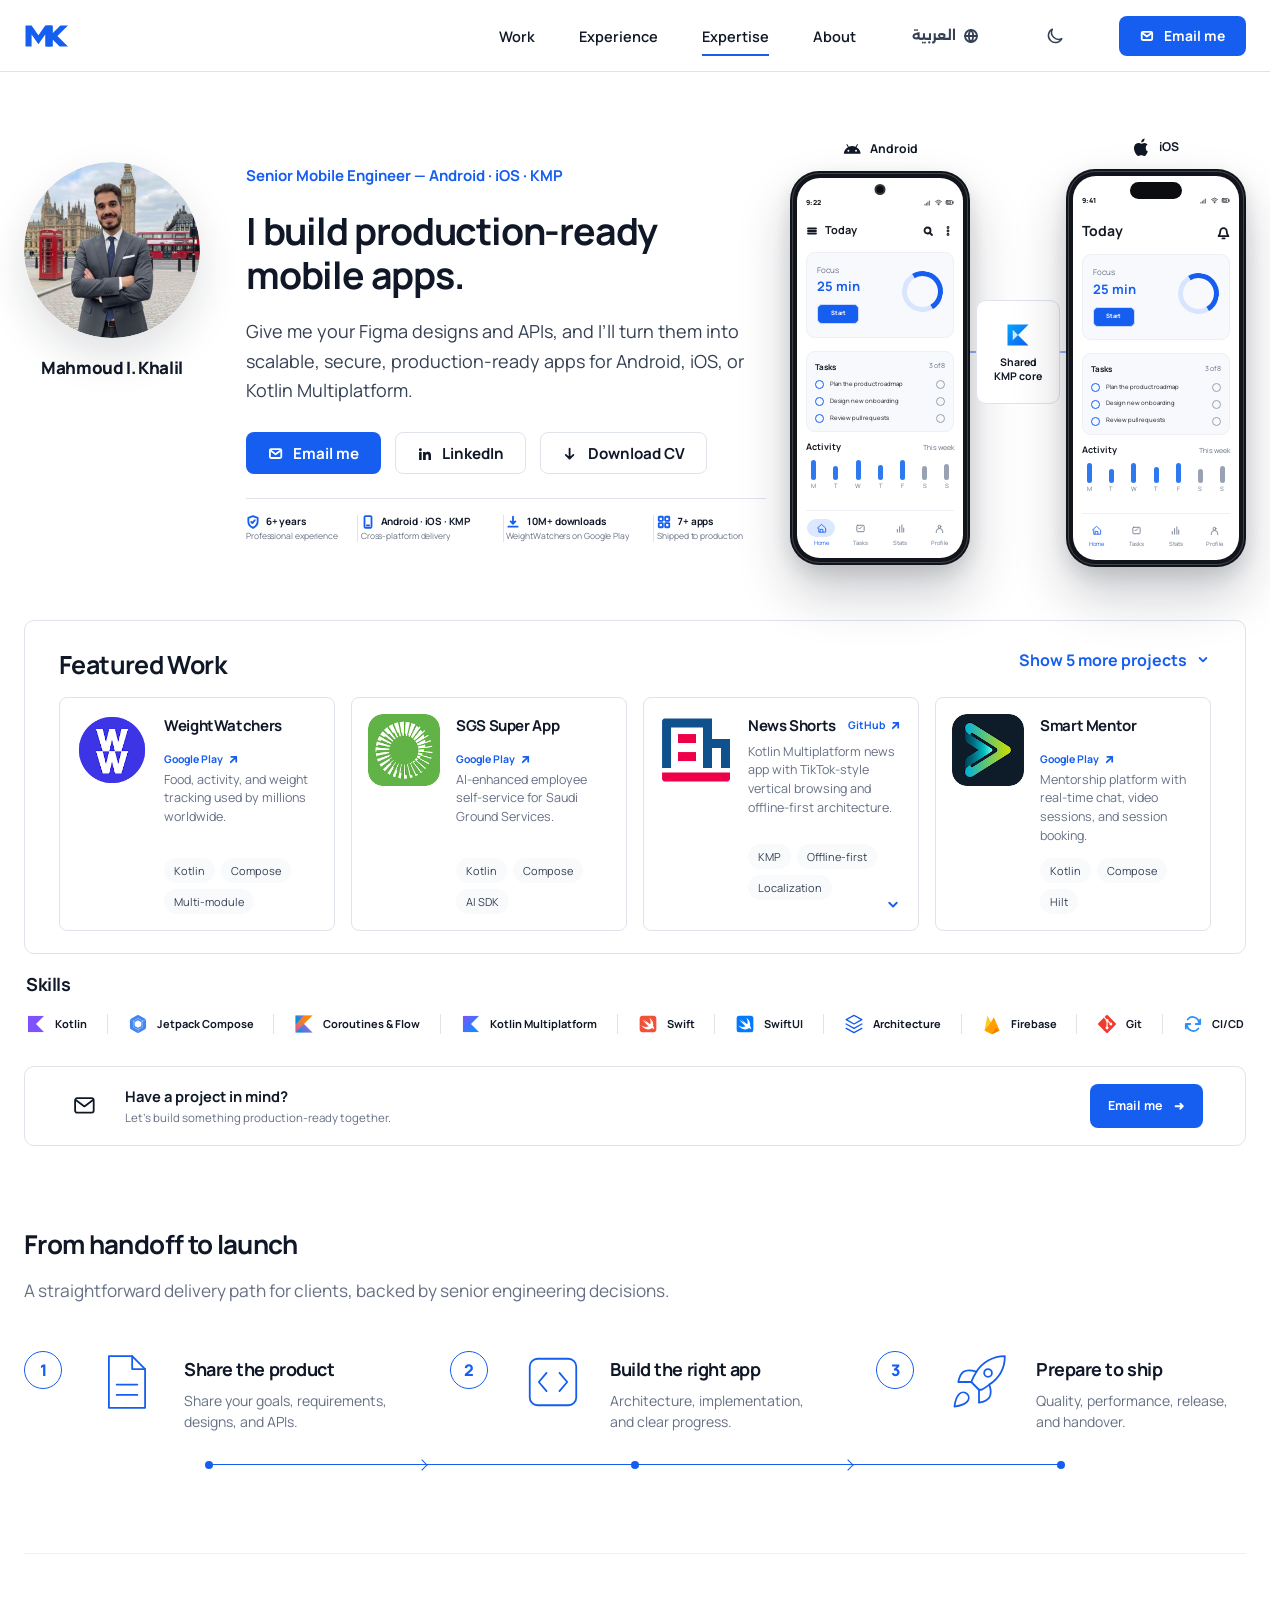
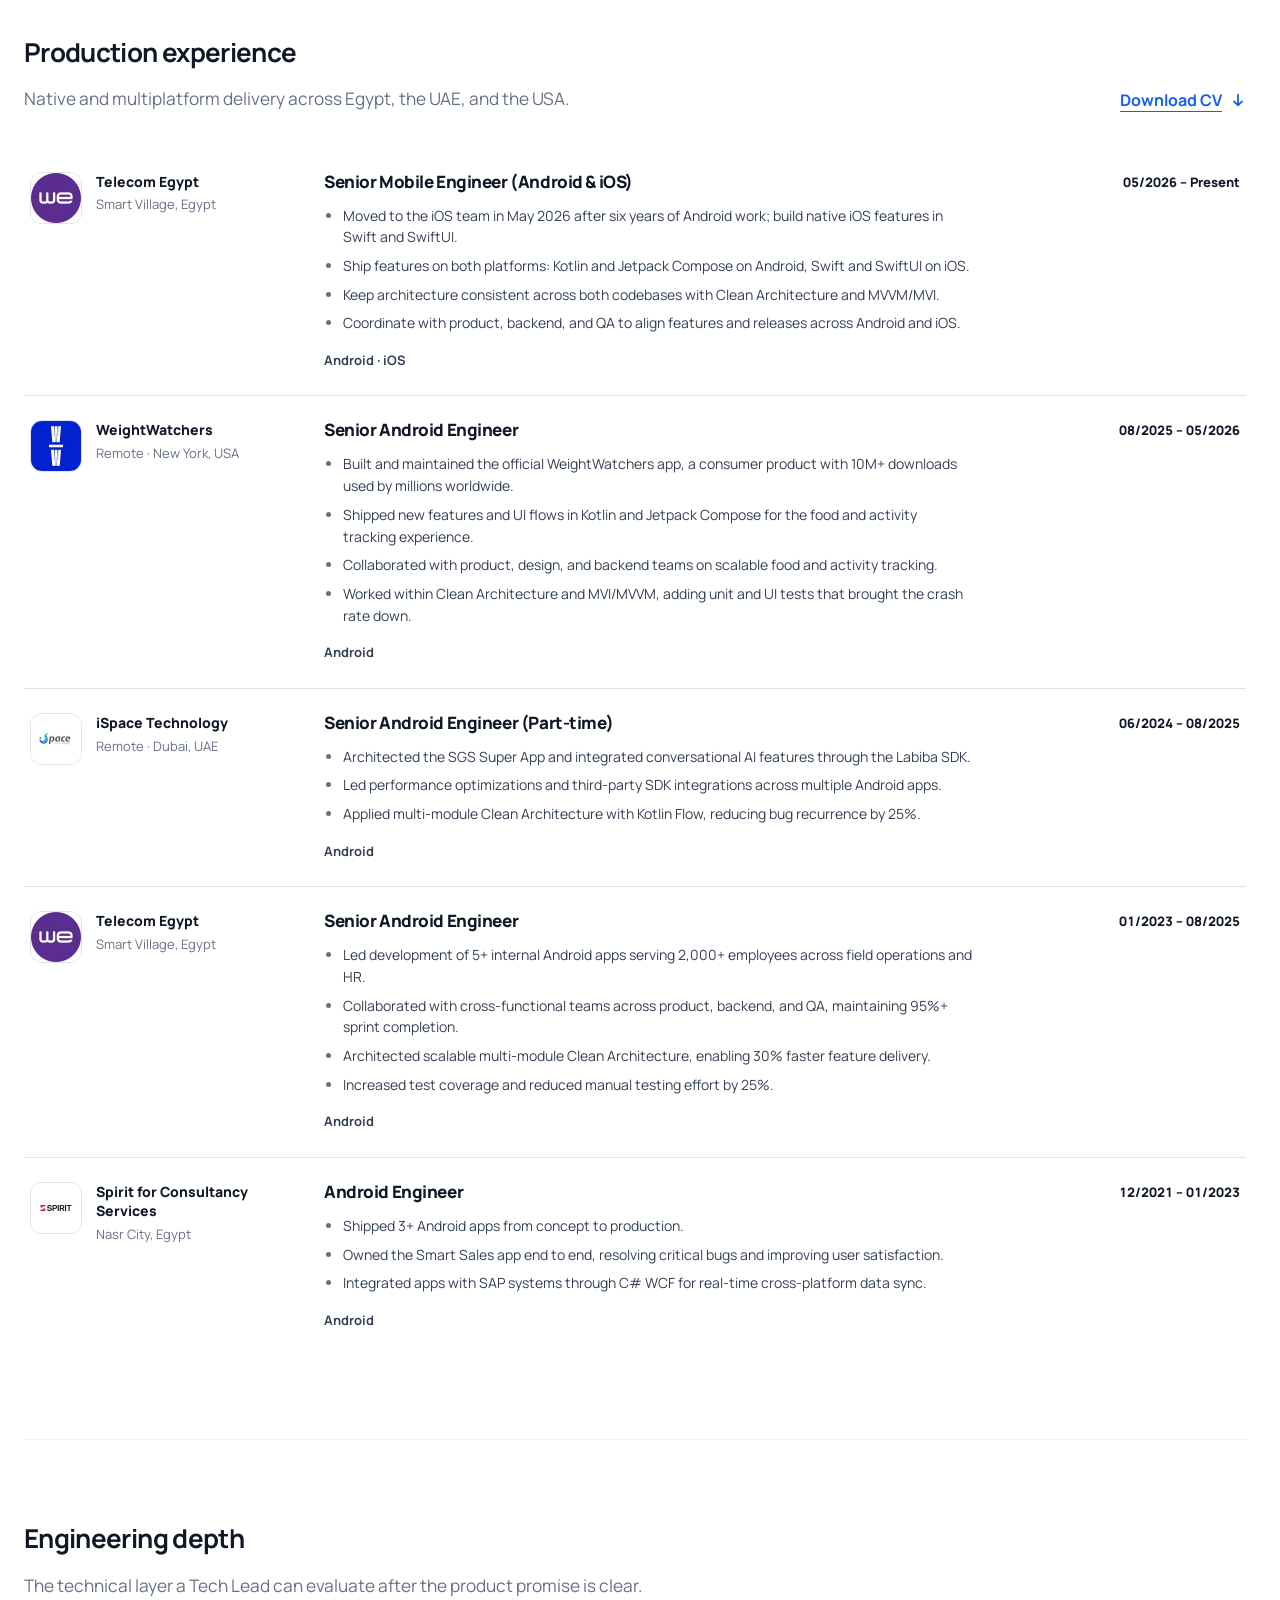
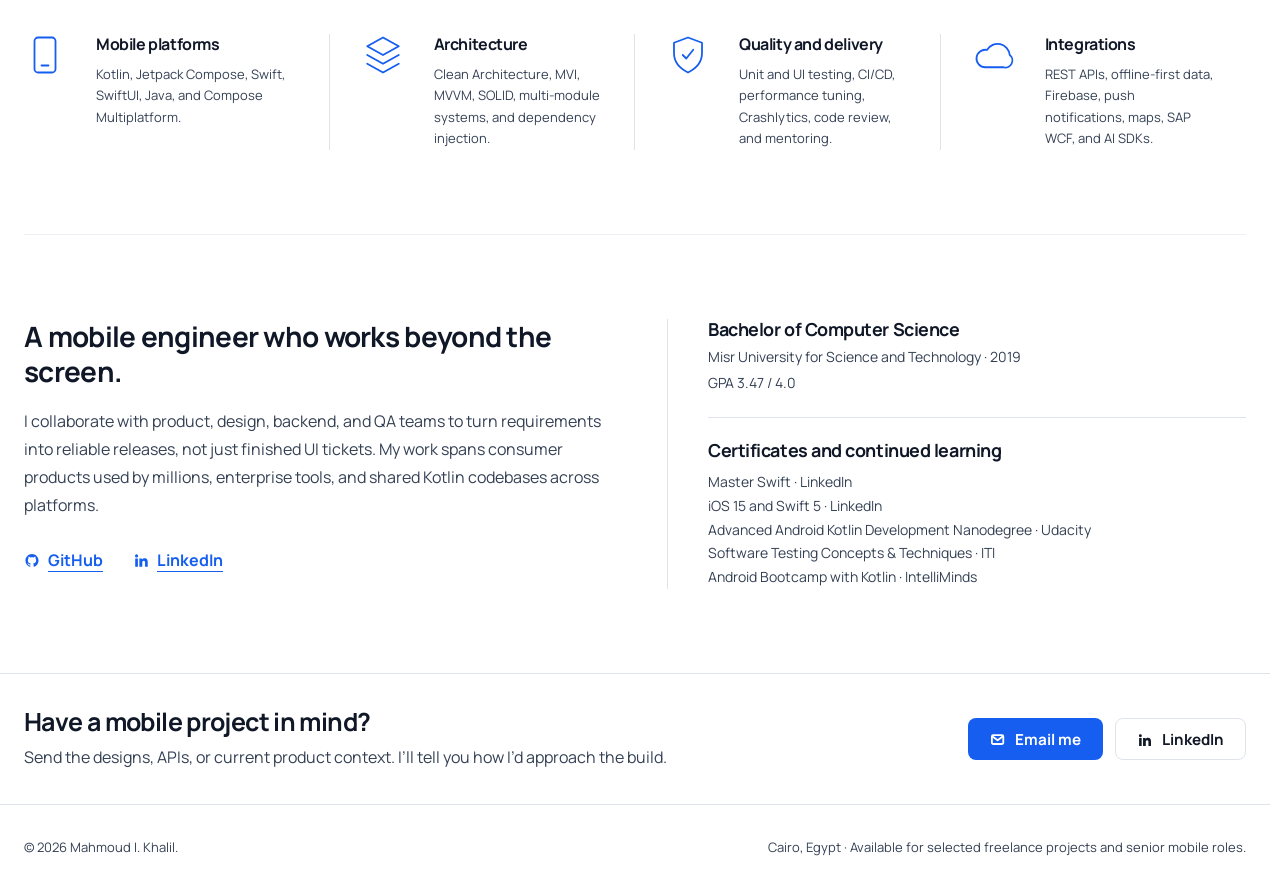
<file: index.html>
<!DOCTYPE html>
<html lang="en" dir="ltr">
<head>
  <meta charset="utf-8">
  <meta name="viewport" content="width=device-width, initial-scale=1">
  <meta name="description" content="Mahmoud I. Khalil builds production-ready Android, iOS, and Kotlin Multiplatform applications from Figma designs and APIs.">
  <meta name="author" content="Mahmoud I. Khalil">
  <meta name="keywords" content="Senior Mobile Engineer, Android Developer, iOS Developer, Kotlin, Jetpack Compose, SwiftUI, Kotlin Multiplatform, KMP, Cairo, Egypt">
  <meta name="theme-color" content="#ffffff" data-theme-color>

  <meta property="og:type" content="website">
  <meta property="og:site_name" content="Mahmoud I. Khalil">
  <meta property="og:title" content="Mahmoud I. Khalil — Senior Mobile Engineer | Android, iOS &amp; KMP">
  <meta property="og:description" content="Production-ready Android, iOS, and KMP applications—from Figma and APIs to launch.">
  <meta property="og:image" content="https://mahmoudibrahimabdulfattah.github.io/img/profile.jpg">
  <meta property="og:image:alt" content="Portrait of Mahmoud I. Khalil">
  <meta property="og:image:width" content="352">
  <meta property="og:image:height" content="352">
  <meta property="og:url" content="https://mahmoudibrahimabdulfattah.github.io/">

  <meta name="twitter:card" content="summary_large_image">
  <meta name="twitter:title" content="Mahmoud I. Khalil — Senior Mobile Engineer | Android, iOS &amp; KMP">
  <meta name="twitter:description" content="Production-ready Android, iOS, and KMP applications—from Figma and APIs to launch.">
  <meta name="twitter:image" content="https://mahmoudibrahimabdulfattah.github.io/img/profile.jpg">

  <title>Mahmoud I. Khalil — Senior Mobile Engineer</title>
  <link rel="canonical" href="https://mahmoudibrahimabdulfattah.github.io/">
  <link rel="alternate" hreflang="en" href="https://mahmoudibrahimabdulfattah.github.io/">
  <link rel="alternate" hreflang="ar" href="https://mahmoudibrahimabdulfattah.github.io/ar/">
  <link rel="alternate" hreflang="x-default" href="https://mahmoudibrahimabdulfattah.github.io/">
  <link rel="icon" type="image/svg+xml" href="img/favicon.svg">
  <link rel="icon" type="image/png" sizes="32x32" href="img/favicon-32.png">
  <link rel="icon" type="image/png" sizes="16x16" href="img/favicon-16.png">
  <link rel="apple-touch-icon" sizes="180x180" href="img/apple-touch-icon.png">
  <link rel="preconnect" href="https://fonts.googleapis.com">
  <link rel="preconnect" href="https://fonts.gstatic.com" crossorigin>
  <link href="https://fonts.googleapis.com/css2?family=Alexandria:wght@400;500;600;700&amp;family=Manrope:wght@400;500;600;700;800&amp;display=swap" rel="stylesheet">
  <script>
    (() => {
      document.documentElement.classList.add('js');
      try {
        const savedTheme = localStorage.getItem('mk-theme');
        const preferredTheme = window.matchMedia('(prefers-color-scheme: dark)').matches ? 'dark' : 'light';
        const theme = savedTheme === 'light' || savedTheme === 'dark' ? savedTheme : preferredTheme;
        document.documentElement.dataset.theme = theme;
        document.documentElement.style.colorScheme = theme;
      } catch (_) {
        document.documentElement.dataset.theme = 'light';
      }
    })();
  </script>
  <link href="css/resume.css?v=65.0" rel="stylesheet">

  <script type="application/ld+json">
  {
    "@context": "https://schema.org",
    "@type": "Person",
    "@id": "https://mahmoudibrahimabdulfattah.github.io/#person",
    "name": "Mahmoud Ibrahim Khalil",
    "jobTitle": "Senior Mobile Engineer",
    "url": "https://mahmoudibrahimabdulfattah.github.io",
    "sameAs": [
      "https://www.linkedin.com/in/mahmoudibrahimabdulfattah/",
      "https://github.com/mahmoudibrahimabdulfattah"
    ],
    "knowsAbout": ["Android", "iOS", "Kotlin", "Jetpack Compose", "SwiftUI", "Kotlin Multiplatform"]
  }
  </script>
</head>
<body id="top">
  <!--
  THESIS: A product-proof-first mobile portfolio that makes the delivery offer clear in seconds and refuses the old resume sidebar, decorative gradients, and technology clutter.
  OWN-WORLD: White, charcoal, professional blue, cool-gray rules, compact radii, Manrope type, and paired Android/iOS product proofs joined by one shared KMP cue.
  STORY: Understand the offer, see credible scale and cross-platform work, inspect engineering depth, then start a conversation by Email or LinkedIn.
  FIRST VIEWPORT: An authored MK mark and contact-led nav; large human portrait and two-line offer left; dominant Android/iOS product proofs and shared-core marker right; factual credibility rail directly below.
  FORM: Category Standard / Product Proof First, standing exit, seed 132c0455.
  FINISH: unreviewed and undocumented is unfinished; this build ends with the finish review, the verdict, DESIGN.md, and every shipping raster carrying its provenance
  -->

  <a class="skip-link" href="#main">Skip to content</a>

  <header class="site-header" data-header>
    <div class="header-inner">
      <a class="brand" href="#top" aria-label="Mahmoud I. Khalil, home">
        <svg class="brand-mark" viewBox="0 0 58 38" aria-hidden="true" focusable="false">
          <path d="M2 33V5h8l9 13L28 5h8v28h-8V17L19 30 10 17v16H2Z"/>
          <path d="M30 5h8v10L48 5h10L44 19l14 14H47l-9-9v9h-8V5Z"/>
        </svg>
        <span class="brand-name" data-brand-name>Mahmoud I. Khalil</span>
      </a>

      <div class="header-tools">
        <button class="menu-toggle" type="button" aria-expanded="false" aria-controls="primary-navigation" data-menu-toggle>
          <span class="sr-only">Open navigation</span>
          <span aria-hidden="true"></span>
          <span aria-hidden="true"></span>
        </button>
      </div>

      <nav class="primary-nav" id="primary-navigation" aria-label="Primary navigation" data-menu>
        <a href="#work">Work</a>
        <a href="#experience">Experience</a>
        <a href="#expertise">Expertise</a>
        <a href="#about">About</a>
        <a class="language-switch" href="ar/index.html" hreflang="ar" lang="ar" dir="rtl" aria-label="View this page in Arabic" data-language-switch data-language-target="ar/index.html">
          <svg class="icon" viewBox="0 0 24 24" aria-hidden="true" fill="none" stroke="currentColor" stroke-width="1.8" stroke-linecap="round" stroke-linejoin="round"><circle cx="12" cy="12" r="9"/><path d="M3 12h18M12 3c2.25 2.45 3.4 5.45 3.4 9S14.25 18.55 12 21M12 3C9.75 5.45 8.6 8.45 8.6 12S9.75 18.55 12 21"/></svg>
          <span class="language-label-full">العربية</span>
        </a>
        <button class="theme-toggle" type="button" aria-pressed="false" data-theme-toggle>
          <span class="sr-only" data-theme-label>Switch to dark mode</span>
          <svg class="theme-icon theme-icon-sun" viewBox="0 0 24 24" aria-hidden="true">
            <circle cx="12" cy="12" r="3.5"/><path d="M12 2v2.2M12 19.8V22M4.93 4.93l1.56 1.56M17.51 17.51l1.56 1.56M2 12h2.2M19.8 12H22M4.93 19.07l1.56-1.56M17.51 6.49l1.56-1.56"/>
          </svg>
          <svg class="theme-icon theme-icon-moon" viewBox="0 0 24 24" aria-hidden="true">
            <path d="M20.2 15.2A8.5 8.5 0 0 1 8.8 3.8 8.5 8.5 0 1 0 20.2 15.2Z"/>
          </svg>
        </button>
        <a class="button button-primary button-small" href="mailto:mahmoudibrahimabdulfattah@gmail.com">
          <svg class="icon" viewBox="0 0 24 24" aria-hidden="true" fill="none" stroke="currentColor" stroke-width="1.8" stroke-linecap="round" stroke-linejoin="round"><rect x="3" y="5" width="18" height="14" rx="2"/><path d="m4 7 8 6 8-6"/></svg>
          Email me
        </a>
      </nav>
    </div>
  </header>

  <main id="main">
    <section class="hero" aria-labelledby="hero-title">
      <div class="hero-copy">
        <div class="hero-intro">
          <div class="identity-line">
            <div class="portrait-frame">
              <img class="portrait" src="img/profile.jpg" alt="Mahmoud I. Khalil" width="176" height="176" fetchpriority="high">
            </div>
            <p class="identity-name">Mahmoud I. Khalil</p>
          </div>

          <div class="hero-message">
            <p class="role-line">Senior Mobile Engineer — Android · iOS · KMP</p>
            <h1 id="hero-title"><span>I build production-ready</span><span>mobile apps.</span></h1>
            <p class="hero-lede">Give me your Figma designs and APIs, and I’ll turn them into scalable, secure, production-ready apps for Android, iOS, or Kotlin Multiplatform.</p>

            <div class="hero-actions" aria-label="Contact Mahmoud">
              <a class="button button-primary" href="mailto:mahmoudibrahimabdulfattah@gmail.com">
                <svg class="icon" viewBox="0 0 24 24" aria-hidden="true" fill="none" stroke="currentColor" stroke-width="1.8" stroke-linecap="round" stroke-linejoin="round"><rect x="3" y="5" width="18" height="14" rx="2"/><path d="m4 7 8 6 8-6"/></svg>
                Email me
              </a>
              <a class="button button-secondary" href="https://www.linkedin.com/in/mahmoudibrahimabdulfattah/" target="_blank" rel="noreferrer">
                <svg class="icon" viewBox="0 0 24 24" aria-hidden="true" fill="currentColor"><path d="M5.34 3.5a2.34 2.34 0 1 0 0 4.68 2.34 2.34 0 0 0 0-4.68ZM3.33 9.67h4.02V22H3.33V9.67Zm6.22 0h3.85v1.68h.05c.54-1.02 1.85-2.1 3.81-2.1 4.08 0 4.84 2.69 4.84 6.18V22h-4.02v-5.82c0-1.39-.03-3.18-1.94-3.18-1.94 0-2.24 1.52-2.24 3.08V22H9.55V9.67Z"/></svg>
                LinkedIn
              </a>
              <a class="button button-secondary" href="https://drive.google.com/file/d/1USHmdcAgjljq444uuJswfn3VPDF88FA0/view?usp=drive_link" target="_blank" rel="noreferrer">
                <svg class="icon" viewBox="0 0 24 24" aria-hidden="true" fill="none" stroke="currentColor" stroke-width="1.8" stroke-linecap="round" stroke-linejoin="round"><path d="M12 4v16m-6-6 6 6 6-6"/></svg>
                Download CV
              </a>
            </div>
          </div>
        </div>

        <div class="proof-row" aria-label="Career highlights">
          <div><svg class="icon" viewBox="0 0 24 24" aria-hidden="true" fill="none" stroke="currentColor" stroke-width="1.8" stroke-linecap="round" stroke-linejoin="round"><path d="M12 2 4 5v6c0 5 3.4 8.7 8 11 4.6-2.3 8-6 8-11V5Z"/><path d="m9 12 2 2 4-5"/></svg><span><strong data-years>6+ years</strong><small>Professional experience</small></span></div>
          <div><svg class="icon" viewBox="0 0 24 24" aria-hidden="true" fill="none" stroke="currentColor" stroke-width="1.8" stroke-linecap="round" stroke-linejoin="round"><rect x="6" y="2" width="12" height="20" rx="2"/><line x1="10" y1="18" x2="14" y2="18"/></svg><span><strong>Android · iOS · KMP</strong><small>Cross-platform delivery</small></span></div>
          <div><svg class="icon" viewBox="0 0 24 24" aria-hidden="true" fill="none" stroke="currentColor" stroke-width="1.8" stroke-linecap="round" stroke-linejoin="round"><path d="M12 3v12m-4-4 4 4 4-4M4 20h16"/></svg><span><strong>10M+ downloads</strong><small>WeightWatchers on Google Play</small></span></div>
          <div><svg class="icon" viewBox="0 0 24 24" aria-hidden="true" fill="none" stroke="currentColor" stroke-width="1.8" stroke-linecap="round" stroke-linejoin="round"><rect x="3" y="3" width="7" height="7" rx="1"/><rect x="14" y="3" width="7" height="7" rx="1"/><rect x="3" y="14" width="7" height="7" rx="1"/><rect x="14" y="14" width="7" height="7" rx="1"/></svg><span><strong>7+ apps</strong><small>Shipped to production</small></span></div>
        </div>
      </div>

      <div class="product-visual">
        <div class="device-stage" aria-label="Illustrative Android and iOS interface concepts connected by a shared Kotlin Multiplatform core">
          <article class="device-proof device-proof-android">
          <div class="device-label"><svg class="icon" viewBox="0 0 24 24" aria-hidden="true" fill="currentColor"><path d="M17.6 9.48l1.84-3.18c.16-.31.04-.69-.26-.85a.637.637 0 0 0-.83.22l-1.88 3.24a11.43 11.43 0 0 0-8.94 0L5.65 5.67a.643.643 0 0 0-.87-.2c-.28.18-.37.54-.22.83L6.4 9.48A10.78 10.78 0 0 0 1 18h22a10.78 10.78 0 0 0-5.4-8.52zM7 15.25a1.25 1.25 0 1 1 0-2.5 1.25 1.25 0 0 1 0 2.5zm10 0a1.25 1.25 0 1 1 0-2.5 1.25 1.25 0 0 1 0 2.5z"/></svg> Android</div>
          <div class="phone phone-android" aria-hidden="true">
            <div class="phone-camera"></div>
            <div class="phone-screen">
              <div class="app-status app-status-android">
                <span>9:22</span>
                <span class="status-icons">
                  <svg viewBox="0 0 24 24" aria-hidden="true" fill="none" stroke="currentColor" stroke-width="1.8" stroke-linecap="round" stroke-linejoin="round"><path d="M5 19v-2m4 2v-5m4 5v-8m4 8V8"/></svg>
                  <svg viewBox="0 0 24 24" aria-hidden="true" fill="none" stroke="currentColor" stroke-width="1.8" stroke-linecap="round" stroke-linejoin="round"><path d="M4 9a12 12 0 0 1 16 0M7 12a8 8 0 0 1 10 0m-7 3a3.5 3.5 0 0 1 4 0"/><circle cx="12" cy="18" r=".6"/></svg>
                  <svg viewBox="0 0 24 24" aria-hidden="true" fill="none" stroke="currentColor" stroke-width="1.8" stroke-linecap="round" stroke-linejoin="round"><rect x="3" y="7" width="17" height="10" rx="2"/><path d="M22 10v4M6 10h9v4H6z"/></svg>
                </span>
              </div>
              <div class="app-title app-title-android">
                <span class="app-title-group"><svg class="icon" viewBox="0 0 24 24" aria-hidden="true" fill="none" stroke="currentColor" stroke-width="1.8" stroke-linecap="round" stroke-linejoin="round"><path d="M4 7h16M4 12h16M4 17h16"/></svg><strong>Today</strong></span>
                <span class="app-title-actions"><svg class="icon" viewBox="0 0 24 24" aria-hidden="true" fill="none" stroke="currentColor" stroke-width="1.8" stroke-linecap="round" stroke-linejoin="round"><circle cx="11" cy="11" r="6"/><path d="m16 16 4 4"/></svg><svg class="icon" viewBox="0 0 24 24" aria-hidden="true" fill="none" stroke="currentColor" stroke-width="1.8" stroke-linecap="round" stroke-linejoin="round"><circle cx="12" cy="5" r="1"/><circle cx="12" cy="12" r="1"/><circle cx="12" cy="19" r="1"/></svg></span>
              </div>
              <div class="focus-panel">
                <span>Focus</span>
                <strong>25 min</strong>
                <span class="mock-button">Start</span>
                <span class="progress-ring"></span>
              </div>
              <div class="task-list">
                <div class="mock-section-header"><strong>Tasks</strong><span>3 of 8</span></div>
                <div class="task-row"><span><i></i>Plan the product roadmap</span><i class="task-trailing"></i></div>
                <div class="task-row"><span><i></i>Design new onboarding</span><i class="task-trailing"></i></div>
                <div class="task-row"><span><i></i>Review pull requests</span><i class="task-trailing"></i></div>
              </div>
              <div class="activity-panel">
                <div class="mock-section-header"><strong>Activity</strong><span>This week</span></div>
                <div class="activity-bars"><span><i></i><small>M</small></span><span><i></i><small>T</small></span><span><i></i><small>W</small></span><span><i></i><small>T</small></span><span><i></i><small>F</small></span><span class="is-weekend"><i></i><small>S</small></span><span class="is-weekend"><i></i><small>S</small></span></div>
              </div>
              <div class="app-nav app-nav-android">
                <span class="app-nav-item is-active"><span class="app-nav-icon"><svg viewBox="0 0 24 24" aria-hidden="true" fill="none" stroke="currentColor" stroke-width="1.8" stroke-linecap="round" stroke-linejoin="round"><path d="m3 11 9-8 9 8v9H6v-9"/><path d="M9 20v-6h6v6"/></svg></span><small>Home</small></span>
                <span class="app-nav-item"><span class="app-nav-icon"><svg viewBox="0 0 24 24" aria-hidden="true" fill="none" stroke="currentColor" stroke-width="1.8" stroke-linecap="round" stroke-linejoin="round"><rect x="4" y="5" width="16" height="14" rx="2"/><path d="m8 11 2 2 5-5"/></svg></span><small>Tasks</small></span>
                <span class="app-nav-item"><span class="app-nav-icon"><svg viewBox="0 0 24 24" aria-hidden="true" fill="none" stroke="currentColor" stroke-width="1.8" stroke-linecap="round" stroke-linejoin="round"><path d="M5 20v-6m5 6V8m5 12V4m4 16v-9"/></svg></span><small>Stats</small></span>
                <span class="app-nav-item"><span class="app-nav-icon"><svg viewBox="0 0 24 24" aria-hidden="true" fill="none" stroke="currentColor" stroke-width="1.8" stroke-linecap="round" stroke-linejoin="round"><circle cx="12" cy="8" r="3"/><path d="M5 21v-2a7 7 0 0 1 14 0v2"/></svg></span><small>Profile</small></span>
              </div>
            </div>
          </div>
          </article>

          <span class="core-connector" aria-hidden="true"></span>

          <div class="shared-core" aria-hidden="true">
            <svg class="core-mark" viewBox="0 0 32 32" aria-hidden="true">
              <defs><linearGradient id="core-kmp-gradient" x1="4" y1="4" x2="28" y2="28" gradientUnits="userSpaceOnUse"><stop stop-color="#00a8ff"/><stop offset="1" stop-color="#155eef"/></linearGradient></defs>
              <path fill="url(#core-kmp-gradient)" d="M4 4h24L16 16l12 12H4Z"/><path fill="#fff" d="m10 10 6 6-6 6Z" opacity=".82"/>
            </svg>
            <strong>Shared<br>KMP core</strong>
          </div>

          <span class="core-connector" aria-hidden="true"></span>

          <article class="device-proof device-proof-ios">
          <div class="device-label"><svg class="icon" viewBox="0 0 24 25" aria-hidden="true" fill="currentColor"><path d="M16.8 13.5c0-3 2.5-4.4 2.6-4.5a5.5 5.5 0 0 0-4.3-2.3c-1.8-.2-3.6 1.1-4.5 1.1-1 0-2.4-1.1-4-1-2 .1-3.8 1.2-4.8 2.9-2.1 3.6-.5 8.9 1.5 11.8 1 1.4 2.1 3 3.6 2.9 1.5-.1 2-1 3.8-1s2.3 1 3.8 1c1.6 0 2.6-1.4 3.5-2.8 1.2-1.7 1.7-3.4 1.7-3.5-.1 0-2.9-1.1-2.9-4.6ZM14 4.8c.8-1 1.4-2.5 1.2-4-.2 0-1.8.1-2.9 1.3-1 1-1.8 2.4-1.5 3.9 1.3.1 2.5-.6 3.2-1.2Z"/></svg> iOS</div>
          <div class="phone phone-ios" aria-hidden="true">
            <div class="phone-camera phone-camera-ios"></div>
            <div class="phone-screen">
              <div class="app-status app-status-ios">
                <span>9:41</span>
                <span class="status-icons">
                  <svg viewBox="0 0 24 24" aria-hidden="true" fill="none" stroke="currentColor" stroke-width="1.8" stroke-linecap="round" stroke-linejoin="round"><path d="M5 19v-2m4 2v-5m4 5v-8m4 8V8"/></svg>
                  <svg viewBox="0 0 24 24" aria-hidden="true" fill="none" stroke="currentColor" stroke-width="1.8" stroke-linecap="round" stroke-linejoin="round"><path d="M4 9a12 12 0 0 1 16 0M7 12a8 8 0 0 1 10 0m-7 3a3.5 3.5 0 0 1 4 0"/><circle cx="12" cy="18" r=".6"/></svg>
                  <svg viewBox="0 0 24 24" aria-hidden="true" fill="none" stroke="currentColor" stroke-width="1.8" stroke-linecap="round" stroke-linejoin="round"><rect x="3" y="7" width="17" height="10" rx="2"/><path d="M22 10v4M6 10h9v4H6z"/></svg>
                </span>
              </div>
              <div class="app-title app-title-ios"><strong>Today</strong><svg class="icon" viewBox="0 0 24 24" aria-hidden="true" fill="none" stroke="currentColor" stroke-width="1.8" stroke-linecap="round" stroke-linejoin="round"><path d="M18 8a6 6 0 0 0-12 0c0 7-3 7-3 9h18c0-2-3-2-3-9M10 21h4"/></svg></div>
              <div class="focus-panel">
                <span>Focus</span>
                <strong>25 min</strong>
                <span class="mock-button">Start</span>
                <span class="progress-ring"></span>
              </div>
              <div class="task-list">
                <div class="mock-section-header"><strong>Tasks</strong><span>3 of 8</span></div>
                <div class="task-row"><span><i></i>Plan the product roadmap</span><i class="task-trailing"></i></div>
                <div class="task-row"><span><i></i>Design new onboarding</span><i class="task-trailing"></i></div>
                <div class="task-row"><span><i></i>Review pull requests</span><i class="task-trailing"></i></div>
              </div>
              <div class="activity-panel">
                <div class="mock-section-header"><strong>Activity</strong><span>This week</span></div>
                <div class="activity-bars"><span><i></i><small>M</small></span><span><i></i><small>T</small></span><span><i></i><small>W</small></span><span><i></i><small>T</small></span><span><i></i><small>F</small></span><span class="is-weekend"><i></i><small>S</small></span><span class="is-weekend"><i></i><small>S</small></span></div>
              </div>
              <div class="app-nav app-nav-ios">
                <span class="app-nav-item is-active"><span class="app-nav-icon"><svg viewBox="0 0 24 24" aria-hidden="true" fill="none" stroke="currentColor" stroke-width="1.8" stroke-linecap="round" stroke-linejoin="round"><path d="m3 11 9-8 9 8v9H6v-9"/><path d="M9 20v-6h6v6"/></svg></span><small>Home</small></span>
                <span class="app-nav-item"><span class="app-nav-icon"><svg viewBox="0 0 24 24" aria-hidden="true" fill="none" stroke="currentColor" stroke-width="1.8" stroke-linecap="round" stroke-linejoin="round"><rect x="4" y="5" width="16" height="14" rx="2"/><path d="m8 11 2 2 5-5"/></svg></span><small>Tasks</small></span>
                <span class="app-nav-item"><span class="app-nav-icon"><svg viewBox="0 0 24 24" aria-hidden="true" fill="none" stroke="currentColor" stroke-width="1.8" stroke-linecap="round" stroke-linejoin="round"><path d="M5 20v-6m5 6V8m5 12V4m4 16v-9"/></svg></span><small>Stats</small></span>
                <span class="app-nav-item"><span class="app-nav-icon"><svg viewBox="0 0 24 24" aria-hidden="true" fill="none" stroke="currentColor" stroke-width="1.8" stroke-linecap="round" stroke-linejoin="round"><circle cx="12" cy="8" r="3"/><path d="M5 21v-2a7 7 0 0 1 14 0v2"/></svg></span><small>Profile</small></span>
              </div>
            </div>
          </div>
          </article>
        </div>
      </div>
    </section>

    <section class="section section-work" id="work" aria-labelledby="work-title">
      <div class="featured-work-panel">
        <div class="work-panel-heading">
          <h2 id="work-title">Featured Work</h2>
          <button class="text-link work-toggle" type="button" aria-expanded="true" aria-controls="work-more" data-work-toggle hidden>
            <span data-work-toggle-label>Show less work</span>
            <svg class="icon" viewBox="0 0 24 24" aria-hidden="true" fill="none" stroke="currentColor" stroke-width="1.8" stroke-linecap="round" stroke-linejoin="round"><path d="m7 9 5 5 5-5"/></svg>
          </button>
        </div>
        <p class="sr-only" id="external-work-note">Opens the project in a new tab.</p>

        <div class="featured-work">
          <a class="work-item" href="https://play.google.com/store/apps/details?id=com.weightwatchers.mobile" target="_blank" rel="noreferrer" aria-label="WeightWatchers" aria-describedby="external-work-note">
            <span class="project-art" aria-hidden="true">
              <img class="project-icon" src="img/projects/weightwatchers.png" alt="" aria-hidden="true" width="128" height="128" loading="lazy" decoding="async" onerror="this.hidden=true;this.nextElementSibling.hidden=false">
              <span class="project-monogram project-ww" aria-hidden="true" hidden>WW</span>
            </span>
            <div class="work-item-content">
              <div class="work-title-row"><h3>WeightWatchers</h3><span class="work-destination" aria-hidden="true">Google Play <svg class="icon" viewBox="0 0 24 24" fill="none" stroke="currentColor" stroke-width="1.8" stroke-linecap="round" stroke-linejoin="round"><path d="M7 17 17 7M8 7h9v9"/></svg></span></div>
              <p>Food, activity, and weight tracking used by millions worldwide.</p>
              <ul class="tag-list" aria-label="WeightWatchers technologies"><li>Kotlin</li><li>Compose</li><li>Multi-module</li></ul>
            </div>
          </a>

          <a class="work-item" href="https://play.google.com/store/apps/details?id=com.ispace.sgs.app" target="_blank" rel="noreferrer" aria-label="SGS Super App" aria-describedby="external-work-note">
            <span class="project-art" aria-hidden="true">
              <img class="project-icon" src="img/projects/sgs-super-app.png" alt="" aria-hidden="true" width="128" height="128" loading="lazy" decoding="async" onerror="this.hidden=true;this.nextElementSibling.hidden=false">
              <span class="project-monogram project-sgs" aria-hidden="true" hidden>SGS</span>
            </span>
            <div class="work-item-content">
              <div class="work-title-row"><h3>SGS Super App</h3><span class="work-destination" aria-hidden="true">Google Play <svg class="icon" viewBox="0 0 24 24" fill="none" stroke="currentColor" stroke-width="1.8" stroke-linecap="round" stroke-linejoin="round"><path d="M7 17 17 7M8 7h9v9"/></svg></span></div>
              <p>AI-enhanced employee self-service for Saudi Ground Services.</p>
              <ul class="tag-list" aria-label="SGS Super App technologies"><li>Kotlin</li><li>Compose</li><li>AI SDK</li></ul>
            </div>
          </a>

          <article class="work-item work-item-news">
            <span class="project-art" aria-hidden="true"><img class="project-icon" src="img/projects/news-shorts.png" alt="" aria-hidden="true" width="128" height="128" loading="lazy" decoding="async" onerror="this.hidden=true;this.nextElementSibling.hidden=false"><span class="project-monogram project-news" aria-hidden="true" hidden>S</span></span>
            <div class="work-item-content">
              <div class="work-title-row">
                <h3>News Shorts</h3>
                <a class="work-destination" href="https://github.com/mahmoudibrahimabdulfattah/NewsShortsCMP" target="_blank" rel="noreferrer" aria-label="News Shorts on GitHub" aria-describedby="external-work-note">GitHub <svg class="icon" viewBox="0 0 24 24" aria-hidden="true" fill="none" stroke="currentColor" stroke-width="1.8" stroke-linecap="round" stroke-linejoin="round"><path d="M7 17 17 7M8 7h9v9"/></svg></a>
              </div>
              <p>Kotlin Multiplatform news app with TikTok-style vertical browsing and offline-first architecture.</p>
              <ul class="tag-list" aria-label="News Shorts technologies"><li>KMP</li><li>Offline-first</li><li>Localization</li></ul>
            </div>
            <button class="text-link news-toggle" type="button" aria-expanded="false" aria-controls="news-shorts-details" data-news-toggle hidden>
              <span class="sr-only" data-news-toggle-label>View project details</span>
              <svg class="icon" viewBox="0 0 24 24" aria-hidden="true" fill="none" stroke="currentColor" stroke-width="1.8" stroke-linecap="round" stroke-linejoin="round"><path d="m7 9 5 5 5-5"/></svg>
            </button>
            <div class="news-details" id="news-shorts-details" aria-hidden="false">
              <div class="news-details-inner">
                <dl class="news-details-list">
                  <div><dt>Platforms</dt><dd>Android, iOS, Desktop (JVM), Web (JS + WASM)</dd></div>
                  <div><dt>Architecture</dt><dd>Clean Architecture, MVI, Koin Multiplatform, Ktor Client, Coroutines</dd></div>
                  <div><dt>Offline-first</dt><dd>Persistent local caching, background refresh, shared platform-agnostic ViewModels</dd></div>
                  <div><dt>Localization</dt><dd>Full RTL support with Arabic and English UI</dd></div>
                  <div><dt>Backend</dt><dd>A dedicated Ktor <code>:server</code> module serving the feed</dd></div>
                  <div><dt>Startup</dt><dd>Reduced measured splash duration from roughly 1.2s to 450ms.</dd></div>
                </dl>
                <a class="text-link news-source-link" href="https://github.com/mahmoudibrahimabdulfattah/NewsShortsCMP" target="_blank" rel="noreferrer" aria-describedby="external-work-note">View source on GitHub <svg class="icon" viewBox="0 0 24 24" aria-hidden="true" fill="none" stroke="currentColor" stroke-width="1.8" stroke-linecap="round" stroke-linejoin="round"><path d="M7 17 17 7M8 7h9v9"/></svg></a>
              </div>
            </div>
          </article>

          <a class="work-item" href="https://play.google.com/store/apps/details?id=com.ispace.mentorship.app" target="_blank" rel="noreferrer" aria-label="Smart Mentor" aria-describedby="external-work-note">
            <span class="project-art" aria-hidden="true">
              <img class="project-icon" src="img/projects/smart-mentor.png" alt="" aria-hidden="true" width="128" height="128" loading="lazy" decoding="async" onerror="this.hidden=true;this.nextElementSibling.hidden=false">
              <span class="project-monogram project-smart" aria-hidden="true" hidden>SM</span>
            </span>
            <div class="work-item-content">
              <div class="work-title-row"><h3>Smart Mentor</h3><span class="work-destination" aria-hidden="true">Google Play <svg class="icon" viewBox="0 0 24 24" fill="none" stroke="currentColor" stroke-width="1.8" stroke-linecap="round" stroke-linejoin="round"><path d="M7 17 17 7M8 7h9v9"/></svg></span></div>
              <p>Mentorship platform with real-time chat, video sessions, and session booking.</p>
              <ul class="tag-list" aria-label="Smart Mentor technologies"><li>Kotlin</li><li>Compose</li><li>Hilt</li></ul>
            </div>
          </a>
        </div>

        <div class="work-more" id="work-more">
          <div class="work-more-inner">
            <div class="featured-work featured-work-more">
              <a class="work-item" href="https://play.google.com/store/apps/details?id=com.we.weAttend" target="_blank" rel="noreferrer" aria-label="WE Attend" aria-describedby="external-work-note">
                <span class="project-art" aria-hidden="true">
                  <img class="project-icon" src="img/projects/we-attend.png" alt="" aria-hidden="true" width="128" height="128" loading="lazy" decoding="async" onerror="this.hidden=true;this.nextElementSibling.hidden=false">
                  <span class="project-monogram project-we" aria-hidden="true" hidden>WE</span>
                </span>
                <div class="work-item-content">
                  <div class="work-title-row"><h3>WE Attend</h3><span class="work-destination" aria-hidden="true">Google Play <svg class="icon" viewBox="0 0 24 24" fill="none" stroke="currentColor" stroke-width="1.8" stroke-linecap="round" stroke-linejoin="round"><path d="M7 17 17 7M8 7h9v9"/></svg></span></div>
                  <p>Attendance management for 2,000+ Telecom Egypt employees.</p>
                  <ul class="tag-list" aria-label="WE Attend technologies"><li>Kotlin</li><li>MVVM</li><li>Firebase</li></ul>
                </div>
              </a>

              <a class="work-item" href="https://play.google.com/store/apps/details?id=com.we.teamcare" target="_blank" rel="noreferrer" aria-label="WE HR" aria-describedby="external-work-note">
                <span class="project-art" aria-hidden="true">
                  <img class="project-icon" src="img/projects/we-hr.png" alt="" aria-hidden="true" width="128" height="128" loading="lazy" decoding="async" onerror="this.hidden=true;this.nextElementSibling.hidden=false">
                  <span class="project-monogram project-we" aria-hidden="true" hidden>WE</span>
                </span>
                <div class="work-item-content">
                  <div class="work-title-row"><h3>WE HR</h3><span class="work-destination" aria-hidden="true">Google Play <svg class="icon" viewBox="0 0 24 24" fill="none" stroke="currentColor" stroke-width="1.8" stroke-linecap="round" stroke-linejoin="round"><path d="M7 17 17 7M8 7h9v9"/></svg></span></div>
                  <p>Employee self-service portal for HR requests and payslips.</p>
                  <ul class="tag-list" aria-label="WE HR technologies"><li>Kotlin</li><li>MVVM</li><li>Firebase</li></ul>
                </div>
              </a>

              <a class="work-item" href="https://github.com/mahmoudibrahimabdulfattah/Mahmoud-Ibrahim-CV" target="_blank" rel="noreferrer" aria-label="Interactive CV" aria-describedby="external-work-note">
                <span class="project-art" aria-hidden="true"><img class="project-icon" src="img/projects/interactive-cv.svg" alt="" aria-hidden="true" width="128" height="128" loading="lazy" decoding="async" onerror="this.hidden=true;this.nextElementSibling.hidden=false"><span class="project-monogram project-cv" aria-hidden="true" hidden>ID</span></span>
                <div class="work-item-content">
                  <div class="work-title-row"><h3>Interactive CV</h3><span class="work-destination" aria-hidden="true">GitHub <svg class="icon" viewBox="0 0 24 24" fill="none" stroke="currentColor" stroke-width="1.8" stroke-linecap="round" stroke-linejoin="round"><path d="M7 17 17 7M8 7h9v9"/></svg></span></div>
                  <p>One Compose Multiplatform CV across four platforms, with Arabic and RTL.</p>
                  <ul class="tag-list" aria-label="Interactive CV technologies"><li>KMP</li><li>Compose</li><li>i18n</li></ul>
                </div>
              </a>

              <article class="work-item work-item-internal">
                <span class="project-art" aria-hidden="true">
                  <img class="project-icon" src="img/projects/mystery-shopper.png" alt="" aria-hidden="true" width="128" height="128" loading="lazy" decoding="async" onerror="this.hidden=true;this.nextElementSibling.hidden=false">
                  <span class="project-monogram project-mystery" aria-hidden="true" hidden>MS</span>
                </span>
                <div class="work-item-content">
                  <div class="work-title-row"><h3>Mystery Shopper</h3><span class="work-status">Internal</span></div>
                  <p>Structured branch evaluations with offline-first capture and sync.</p>
                  <ul class="tag-list" aria-label="Mystery Shopper technologies"><li>Kotlin</li><li>MVI</li><li>Room</li></ul>
                </div>
              </article>

              <article class="work-item work-item-internal">
                <span class="project-art" aria-hidden="true"><span class="project-monogram project-data" aria-hidden="true">DC</span></span>
                <div class="work-item-content">
                  <div class="work-title-row"><h3>Data Cleansing</h3><span class="work-status">Internal</span></div>
                  <p>Field documentation of network cabinets for Telecom Egypt technicians.</p>
                  <ul class="tag-list" aria-label="Data Cleansing technologies"><li>Kotlin</li><li>MVI</li><li>Room</li></ul>
                </div>
              </article>
            </div>
          </div>
        </div>
      </div>

      <div class="work-proof-footer">
        <h3 class="skills-title">Skills</h3>
        <div class="work-skill-shelf" aria-label="Core mobile technologies">
          <span><svg class="skill-logo skill-logo--kotlin" viewBox="0 0 24 24" aria-hidden="true"><path fill="#7F52FF" d="M24 24H0V0h24L12 12Z"/></svg>Kotlin</span>
          <i class="skill-divider" aria-hidden="true"></i>
          <span><svg class="skill-logo skill-logo--compose" viewBox="0 0 24 24" aria-hidden="true"><path fill="#4285F4" d="M12.135.003a2.577 2.577 0 0 0-1.42.344L2.55 5.06a2.577 2.577 0 0 0-.953.967l3.957 2.17a1.765 1.765 0 0 1 .603-.588l4.951-2.86a1.761 1.761 0 0 1 1.76 0l4.951 2.86a1.753 1.753 0 0 1 .526.46l3.921-2.265a2.577 2.577 0 0 0-.816-.744L13.291.347a2.577 2.577 0 0 0-1.152-.34Zm-.145 4.912a1.36 1.36 0 0 0-.68.182L6.36 7.953a1.345 1.345 0 0 0-.454.435l1.92 1.055a1.05 1.05 0 0 1 .31-.275l3.34-1.928a1.054 1.054 0 0 1 1.051 0l3.336 1.928a1.066 1.066 0 0 1 .238.199l.018-.01-.002-.002 1.877-1.08a1.353 1.353 0 0 0-.373-.322l-4.95-2.86a1.357 1.357 0 0 0-.68-.178Zm10.432 1.149-3.92 2.26a1.757 1.757 0 0 1 .2.812v5.715c0 .627-.332 1.21-.88 1.528l-4.95 2.86a1.761 1.761 0 0 1-.64.214v4.524a2.577 2.577 0 0 0 1.059-.313l8.162-4.713a2.577 2.577 0 0 0 1.289-2.23V7.297a2.577 2.577 0 0 0-.318-1.228Zm-20.937.238a2.577 2.577 0 0 0-.227.99v9.43c0 .918.491 1.767 1.293 2.229l8.162 4.713a2.57 2.57 0 0 0 1.225.336v-4.531a1.761 1.761 0 0 1-.833-.235L6.156 16.38a1.765 1.765 0 0 1-.877-1.528V9.136a1.776 1.776 0 0 1 .131-.676Zm16.67 2.223-1.89 1.092a1.058 1.058 0 0 1 .124.46v3.856c0 .378-.2.72-.526.907l-3.336 1.93a1.04 1.04 0 0 1-.295.107v2.17c.152-.027.304-.078.44-.157l4.949-2.859a1.36 1.36 0 0 0 .68-1.18V9.136a1.36 1.36 0 0 0-.147-.607Zm-12.387.13a1.36 1.36 0 0 0-.088.481v5.715a1.36 1.36 0 0 0 .68 1.18l4.95 2.86c.194.112.412.166.627.177v-2.174a1.054 1.054 0 0 1-.46-.123L8.14 14.843a1.054 1.054 0 0 1-.532-.908v-3.853a.99.99 0 0 1 .077-.38l-.034-.013z"/></svg>Jetpack Compose</span>
          <i class="skill-divider" aria-hidden="true"></i>
          <span><img class="skill-logo skill-logo--coroutines" src="img/skills/coroutines.png" alt="" aria-hidden="true" width="20" height="20" loading="lazy" decoding="async">Coroutines &amp; Flow</span>
          <i class="skill-divider" aria-hidden="true"></i>
          <span><svg class="skill-logo skill-logo--kmp" viewBox="0 0 24 24" aria-hidden="true"><defs><linearGradient id="skill-kmp-gradient" x1="0" y1="0" x2="24" y2="24" gradientUnits="userSpaceOnUse"><stop stop-color="#7F52FF"/><stop offset="1" stop-color="#0095FF"/></linearGradient></defs><path fill="url(#skill-kmp-gradient)" d="M24 24H0V0h24L12 12Z"/></svg>Kotlin Multiplatform</span>
          <i class="skill-divider" aria-hidden="true"></i>
          <span><svg class="skill-logo skill-logo--swift" viewBox="0 0 24 24" aria-hidden="true"><path fill="#F05138" d="M7.508 0c-.287 0-.573 0-.86.002-.241.002-.483.003-.724.01-.132.003-.263.009-.395.015A9.154 9.154 0 0 0 4.348.15 5.492 5.492 0 0 0 2.85.645 5.04 5.04 0 0 0 .645 2.848c-.245.48-.4.972-.495 1.5-.093.52-.122 1.05-.136 1.576a35.2 35.2 0 0 0-.012.724C0 6.935 0 7.221 0 7.508v8.984c0 .287 0 .575.002.862.002.24.005.481.012.722.014.526.043 1.057.136 1.576.095.528.25 1.02.495 1.5a5.03 5.03 0 0 0 2.205 2.203c.48.244.97.4 1.498.495.52.093 1.05.124 1.576.138.241.007.483.009.724.01.287.002.573.002.86.002h8.984c.287 0 .573 0 .86-.002.241-.001.483-.003.724-.01a10.523 10.523 0 0 0 1.578-.138 5.322 5.322 0 0 0 1.498-.495 5.035 5.035 0 0 0 2.203-2.203c.245-.48.4-.972.495-1.5.093-.52.124-1.05.138-1.576.007-.241.009-.481.01-.722.002-.287.002-.575.002-.862V7.508c0-.287 0-.573-.002-.86a33.662 33.662 0 0 0-.01-.724 10.5 10.5 0 0 0-.138-1.576 5.328 5.328 0 0 0-.495-1.5A5.039 5.039 0 0 0 21.152.645 5.32 5.32 0 0 0 19.654.15a10.493 10.493 0 0 0-1.578-.138 34.98 34.98 0 0 0-.722-.01C17.067 0 16.779 0 16.492 0H7.508zm6.035 3.41c4.114 2.47 6.545 7.162 5.549 11.131-.024.093-.05.181-.076.272l.002.001c2.062 2.538 1.5 5.258 1.236 4.745-1.072-2.086-3.066-1.568-4.088-1.043a6.803 6.803 0 0 1-.281.158l-.02.012-.002.002c-2.115 1.123-4.957 1.205-7.812-.022a12.568 12.568 0 0 1-5.64-4.838c.649.48 1.35.902 2.097 1.252 3.019 1.414 6.051 1.311 8.197-.002C9.651 12.73 7.101 9.67 5.146 7.191a10.628 10.628 0 0 1-1.005-1.384c2.34 2.142 6.038 4.83 7.365 5.576C8.69 8.408 6.208 4.743 6.324 4.86c4.436 4.47 8.528 6.996 8.528 6.996.154.085.27.154.36.213.085-.215.16-.437.224-.668.708-2.588-.09-5.548-1.893-7.992z"/></svg>Swift</span>
          <i class="skill-divider" aria-hidden="true"></i>
          <span><svg class="skill-logo skill-logo--swiftui" viewBox="0 0 24 24" aria-hidden="true"><rect width="24" height="24" rx="5" fill="#007AFF"/><path fill="#FFF" d="M13.543 3.41c4.114 2.47 6.545 7.162 5.549 11.131-.024.093-.05.181-.076.272l.002.001c2.062 2.538 1.5 5.258 1.236 4.745-1.072-2.086-3.066-1.568-4.088-1.043a6.803 6.803 0 0 1-.281.158l-.02.012-.002.002c-2.115 1.123-4.957 1.205-7.812-.022a12.568 12.568 0 0 1-5.64-4.838c.649.48 1.35.902 2.097 1.252 3.019 1.414 6.051 1.311 8.197-.002C9.651 12.73 7.101 9.67 5.146 7.191a10.628 10.628 0 0 1-1.005-1.384c2.34 2.142 6.038 4.83 7.365 5.576C8.69 8.408 6.208 4.743 6.324 4.86c4.436 4.47 8.528 6.996 8.528 6.996.154.085.27.154.36.213.085-.215.16-.437.224-.668.708-2.588-.09-5.548-1.893-7.992z"/></svg>SwiftUI</span>
          <i class="skill-divider" aria-hidden="true"></i>
          <span><svg class="skill-logo skill-logo--architecture skill-house" viewBox="0 0 24 24" aria-hidden="true"><path d="m12 2 9 5-9 5-9-5Z"/><path d="m3 12 9 5 9-5M3 17l9 5 9-5"/></svg>Architecture</span>
          <i class="skill-divider" aria-hidden="true"></i>
          <span><svg class="skill-logo skill-logo--firebase" viewBox="0 0 24 24" aria-hidden="true"><path fill="#FFCA28" d="m4 19 3-16 4 7 3-5 6 14-8 4Z"/><path fill="#FFA000" d="m4 19 7-9 3-5 6 14-8 4Z"/><path fill="#F57C00" d="m12 23 8-4-4-3Z"/></svg>Firebase</span>
          <i class="skill-divider" aria-hidden="true"></i>
          <span><svg class="skill-logo skill-logo--git" viewBox="0 0 24 24" aria-hidden="true"><path fill="#F03C2E" d="M13.09 23.549a1.54 1.54 0 0 1-2.18 0L.451 13.089a1.54 1.54 0 0 1 0-2.179l7.191-7.19 2.733 2.733a1.85 1.85 0 0 0 .964 2.326v6.66a1.849 1.849 0 1 0 1.54 0V8.957l2.508 2.508a1.85 1.85 0 1 0 1.09-1.09l-2.634-2.634a1.85 1.85 0 0 0-2.378-2.377L8.73 2.63 10.91.451a1.54 1.54 0 0 1 2.179 0l10.459 10.46a1.54 1.54 0 0 1 0 2.179z"/></svg>Git</span>
          <i class="skill-divider" aria-hidden="true"></i>
          <span><svg class="skill-logo skill-logo--cicd" viewBox="0 0 24 24" aria-hidden="true" fill="none" stroke="#2E90FA" stroke-width="2" stroke-linecap="round" stroke-linejoin="round"><path d="M20 7v5h-5M4 17v-5h5M18.5 12A7 7 0 0 0 6 7M5.5 12A7 7 0 0 0 18 17"/></svg>CI/CD</span>
        </div>
      </div>
    </section>

    <aside class="floating-contact" aria-label="Project contact">
      <a class="quiet-cta" href="mailto:mahmoudibrahimabdulfattah@gmail.com">
        <span class="quiet-cta-icon"><svg class="icon" viewBox="0 0 24 24" aria-hidden="true" fill="none" stroke="currentColor" stroke-width="1.8" stroke-linecap="round" stroke-linejoin="round"><rect x="3" y="5" width="18" height="14" rx="2"/><path d="m4 7 8 6 8-6"/></svg></span>
        <span class="quiet-cta-copy"><strong>Have a project in mind?</strong><small>Let’s build something production-ready together.</small></span>
        <span class="quiet-cta-action">Email me <svg class="icon" viewBox="0 0 24 24" aria-hidden="true" fill="none" stroke="currentColor" stroke-width="1.8" stroke-linecap="round" stroke-linejoin="round"><path d="M5 12h14m-5-5 5 5-5 5"/></svg></span>
      </a>
    </aside>

    <section class="section process" id="process" aria-labelledby="process-title">
      <div class="section-heading">
        <h2 id="process-title">From handoff to launch</h2>
        <p>A straightforward delivery path for clients, backed by senior engineering decisions.</p>
      </div>

      <ol class="process-list">
        <li>
          <span class="process-step-marker">1</span>
          <svg class="icon process-icon" viewBox="0 0 24 24" aria-hidden="true" fill="none" stroke="currentColor" stroke-width="1.8" stroke-linecap="round" stroke-linejoin="round"><path d="M5 2h9l5 5v15H5Z"/><path d="M14 2v5h5"/><path d="M8 13h8M8 17h8"/></svg>
          <div><h3>Share the product</h3><p>Share your goals, requirements, designs, and APIs.</p></div>
        </li>
        <!-- Deliberately 18: a square is drawn under its neighbours' size so it does not read as larger. -->
        <li>
          <span class="process-step-marker">2</span>
          <svg class="icon process-icon" viewBox="0 0 24 24" aria-hidden="true" fill="none" stroke="currentColor" stroke-width="1.8" stroke-linecap="round" stroke-linejoin="round"><rect x="3" y="3" width="18" height="18" rx="3"/><path d="m9.5 8.5-3 3.5 3 3.5M14.5 8.5l3 3.5-3 3.5"/></svg>
          <div><h3>Build the right app</h3><p>Architecture, implementation, and clear progress.</p></div>
        </li>
        <li>
          <span class="process-step-marker">3</span>
          <svg class="icon process-icon" viewBox="0 0 24 24" aria-hidden="true" fill="none" stroke="currentColor" stroke-width="1.8" stroke-linecap="round" stroke-linejoin="round"><path d="M4.5 16.5c-1.5 1.26-2 5-2 5s3.74-.5 5-2c.71-.84.7-2.13-.09-2.91a2.18 2.18 0 0 0-2.91-.09Z"/><path d="M12 15l-3-3a22 22 0 0 1 2-3.95A12.88 12.88 0 0 1 22 2c0 2.72-.78 7.5-6 11a22.35 22.35 0 0 1-3 2Z"/><path d="M9 12H4s.55-3.03 2-4c1.62-1.08 5 0 5 0"/><path d="M12 15v5s3.03-.55 4-2c1.08-1.62 0-5 0-5"/><circle cx="15.5" cy="8.5" r="1.5"/></svg>
          <div><h3>Prepare to ship</h3><p>Quality, performance, release, and handover.</p></div>
        </li>
      </ol>
    </section>

    <section class="section experience" id="experience" aria-labelledby="experience-title">
      <div class="section-heading section-heading-inline">
        <div>
          <h2 id="experience-title">Production experience</h2>
          <p>Native and multiplatform delivery across Egypt, the UAE, and the USA.</p>
        </div>
        <a class="text-link" href="https://drive.google.com/file/d/1USHmdcAgjljq444uuJswfn3VPDF88FA0/view?usp=drive_link" target="_blank" rel="noreferrer">Download CV <svg class="icon" viewBox="0 0 24 24" aria-hidden="true" fill="none" stroke="currentColor" stroke-width="1.8" stroke-linecap="round" stroke-linejoin="round"><path d="M12 4v16m-6-6 6 6 6-6"/></svg></a>
      </div>

      <div class="experience-list">
        <article class="experience-item">
          <div class="experience-employer">
            <div class="experience-logo">
              <img src="img/logo-telecom-egypt.png" alt="" aria-hidden="true" loading="lazy" decoding="async" width="52" height="52" onerror="this.hidden=true;this.nextElementSibling.hidden=false">
              <div class="project-monogram experience-monogram company-we" aria-hidden="true" hidden>WE</div>
            </div>
            <div class="experience-employer-copy">
              <p class="experience-company">Telecom Egypt</p>
              <span class="experience-location">Smart Village, Egypt</span>
            </div>
          </div>
          <div class="experience-content">
            <h3>Senior Mobile Engineer (Android &amp; iOS)</h3>
            <ul class="experience-accomplishments">
              <li>Moved to the iOS team in May 2026 after six years of Android work; build native iOS features in Swift and SwiftUI.</li>
              <li>Ship features on both platforms: Kotlin and Jetpack Compose on Android, Swift and SwiftUI on iOS.</li>
              <li>Keep architecture consistent across both codebases with Clean Architecture and MVVM/MVI.</li>
              <li>Coordinate with product, backend, and QA to align features and releases across Android and iOS.</li>
            </ul>
          </div>
          <dl class="experience-platforms"><div><dt class="sr-only">Platforms</dt><dd>Android · iOS</dd></div></dl>
          <div class="experience-side"><time>05/2026 – Present</time></div>
        </article>
        <article class="experience-item">
          <div class="experience-employer">
            <div class="experience-logo">
              <img src="img/logo-weightwatchers.png" alt="" aria-hidden="true" loading="lazy" decoding="async" width="52" height="52" onerror="this.hidden=true;this.nextElementSibling.hidden=false">
              <div class="project-monogram experience-monogram project-ww" aria-hidden="true" hidden>WW</div>
            </div>
            <div class="experience-employer-copy">
              <p class="experience-company">WeightWatchers</p>
              <span class="experience-location">Remote · New York, USA</span>
            </div>
          </div>
          <div class="experience-content">
            <h3>Senior Android Engineer</h3>
            <ul class="experience-accomplishments">
              <li>Built and maintained the official WeightWatchers app, a consumer product with 10M+ downloads used by millions worldwide.</li>
              <li>Shipped new features and UI flows in Kotlin and Jetpack Compose for the food and activity tracking experience.</li>
              <li>Collaborated with product, design, and backend teams on scalable food and activity tracking.</li>
              <li>Worked within Clean Architecture and MVI/MVVM, adding unit and UI tests that brought the crash rate down.</li>
            </ul>
          </div>
          <dl class="experience-platforms"><div><dt class="sr-only">Platforms</dt><dd>Android</dd></div></dl>
          <div class="experience-side"><time>08/2025 – 05/2026</time></div>
        </article>
        <article class="experience-item">
          <div class="experience-employer">
            <div class="experience-logo">
              <img src="img/logo-ispace.png" alt="" aria-hidden="true" loading="lazy" decoding="async" width="52" height="52" onerror="this.hidden=true;this.nextElementSibling.hidden=false">
              <div class="project-monogram experience-monogram company-ispace" aria-hidden="true" hidden>iS</div>
            </div>
            <div class="experience-employer-copy">
              <p class="experience-company">iSpace Technology</p>
              <span class="experience-location">Remote · Dubai, UAE</span>
            </div>
          </div>
          <div class="experience-content">
            <h3>Senior Android Engineer (Part-time)</h3>
            <ul class="experience-accomplishments">
              <li>Architected the SGS Super App and integrated conversational AI features through the Labiba SDK.</li>
              <li>Led performance optimizations and third-party SDK integrations across multiple Android apps.</li>
              <li>Applied multi-module Clean Architecture with Kotlin Flow, reducing bug recurrence by 25%.</li>
            </ul>
          </div>
          <dl class="experience-platforms"><div><dt class="sr-only">Platforms</dt><dd>Android</dd></div></dl>
          <div class="experience-side"><time>06/2024 – 08/2025</time></div>
        </article>
        <article class="experience-item">
          <div class="experience-employer">
            <div class="experience-logo">
              <img src="img/logo-telecom-egypt.png" alt="" aria-hidden="true" loading="lazy" decoding="async" width="52" height="52" onerror="this.hidden=true;this.nextElementSibling.hidden=false">
              <div class="project-monogram experience-monogram company-we" aria-hidden="true" hidden>WE</div>
            </div>
            <div class="experience-employer-copy">
              <p class="experience-company">Telecom Egypt</p>
              <span class="experience-location">Smart Village, Egypt</span>
            </div>
          </div>
          <div class="experience-content">
            <h3>Senior Android Engineer</h3>
            <ul class="experience-accomplishments">
              <li>Led development of 5+ internal Android apps serving 2,000+ employees across field operations and HR.</li>
              <li>Collaborated with cross-functional teams across product, backend, and QA, maintaining 95%+ sprint completion.</li>
              <li>Architected scalable multi-module Clean Architecture, enabling 30% faster feature delivery.</li>
              <li>Increased test coverage and reduced manual testing effort by 25%.</li>
            </ul>
          </div>
          <dl class="experience-platforms"><div><dt class="sr-only">Platforms</dt><dd>Android</dd></div></dl>
          <div class="experience-side"><time>01/2023 – 08/2025</time></div>
        </article>
        <article class="experience-item">
          <div class="experience-employer">
            <div class="experience-logo">
              <img src="img/logo-spirit.png" alt="" aria-hidden="true" loading="lazy" decoding="async" width="52" height="52" onerror="this.hidden=true;this.nextElementSibling.hidden=false">
              <div class="project-monogram experience-monogram company-spirit" aria-hidden="true" hidden>SP</div>
            </div>
            <div class="experience-employer-copy">
              <p class="experience-company">Spirit for Consultancy Services</p>
              <span class="experience-location">Nasr City, Egypt</span>
            </div>
          </div>
          <div class="experience-content">
            <h3>Android Engineer</h3>
            <ul class="experience-accomplishments">
              <li>Shipped 3+ Android apps from concept to production.</li>
              <li>Owned the Smart Sales app end to end, resolving critical bugs and improving user satisfaction.</li>
              <li>Integrated apps with SAP systems through C# WCF for real-time cross-platform data sync.</li>
            </ul>
          </div>
          <dl class="experience-platforms"><div><dt class="sr-only">Platforms</dt><dd>Android</dd></div></dl>
          <div class="experience-side"><time>12/2021 – 01/2023</time></div>
        </article>
      </div>
    </section>

    <section class="section expertise" id="expertise" aria-labelledby="expertise-title">
      <div class="section-heading">
        <h2 id="expertise-title">Engineering depth</h2>
        <p>The technical layer a Tech Lead can evaluate after the product promise is clear.</p>
      </div>

      <div class="expertise-columns">
        <article>
          <svg class="icon" viewBox="0 0 24 24" aria-hidden="true" fill="none" stroke="currentColor" stroke-width="1.8" stroke-linecap="round" stroke-linejoin="round"><rect x="6" y="2" width="12" height="20" rx="2"/><line x1="10" y1="18" x2="14" y2="18"/></svg>
          <div><h3>Mobile platforms</h3><p>Kotlin, Jetpack Compose, Swift, SwiftUI, Java, and Compose Multiplatform.</p></div>
        </article>
        <article>
          <svg class="icon" viewBox="0 0 24 24" aria-hidden="true" fill="none" stroke="currentColor" stroke-width="1.8" stroke-linecap="round" stroke-linejoin="round"><path d="m12 2 9 5-9 5-9-5Z"/><path d="m3 12 9 5 9-5M3 17l9 5 9-5"/></svg>
          <div><h3>Architecture</h3><p>Clean Architecture, MVI, MVVM, SOLID, multi-module systems, and dependency injection.</p></div>
        </article>
        <article>
          <svg class="icon" viewBox="0 0 24 24" aria-hidden="true" fill="none" stroke="currentColor" stroke-width="1.8" stroke-linecap="round" stroke-linejoin="round"><path d="M12 2 4 5v6c0 5 3.4 8.7 8 11 4.6-2.3 8-6 8-11V5Z"/><path d="m9 12 2 2 4-5"/></svg>
          <div><h3>Quality and delivery</h3><p>Unit and UI testing, CI/CD, performance tuning, Crashlytics, code review, and mentoring.</p></div>
        </article>
        <article>
          <svg class="icon" viewBox="0 0 24 24" aria-hidden="true" fill="none" stroke="currentColor" stroke-width="1.8" stroke-linecap="round" stroke-linejoin="round"><path d="M17.5 19H7a5 5 0 1 1 1-9.9A7 7 0 0 1 21 12a4 4 0 0 1-3.5 7Z"/></svg>
          <div><h3>Integrations</h3><p>REST APIs, offline-first data, Firebase, push notifications, maps, SAP WCF, and AI SDKs.</p></div>
        </article>
      </div>

    </section>

    <section class="section about" id="about" aria-labelledby="about-title">
      <div class="about-copy">
        <h2 id="about-title">A mobile engineer who works beyond the screen.</h2>
        <p>I collaborate with product, design, backend, and QA teams to turn requirements into reliable releases, not just finished UI tickets. My work spans consumer products used by millions, enterprise tools, and shared Kotlin codebases across platforms.</p>
        <div class="about-links">
          <!-- The mark fills its own 24 box almost edge to edge where the LinkedIn glyph
               is 18.5 tall, so the padded viewBox scales it down to match, and the offset
               minY drops its ink centre onto LinkedIn's. A circle needs to overhang a
               rectangular glyph slightly to read as the same size. -->
          <a class="text-link" href="https://github.com/mahmoudibrahimabdulfattah" target="_blank" rel="noreferrer"><svg class="icon" viewBox="-2.7 -3.6 29.4 29.4" aria-hidden="true" fill="currentColor"><path d="M12 .297c-6.63 0-12 5.373-12 12 0 5.303 3.438 9.8 8.205 11.385.6.113.82-.258.82-.577 0-.285-.01-1.04-.015-2.04-3.338.724-4.042-1.61-4.042-1.61C4.422 18.07 3.633 17.7 3.633 17.7c-1.087-.744.084-.729.084-.729 1.205.084 1.838 1.236 1.838 1.236 1.07 1.835 2.809 1.305 3.495.998.108-.776.417-1.305.76-1.605-2.665-.3-5.466-1.332-5.466-5.93 0-1.31.465-2.38 1.235-3.22-.135-.303-.54-1.523.105-3.176 0 0 1.005-.322 3.3 1.23.96-.267 1.98-.399 3-.405 1.02.006 2.04.138 3 .405 2.28-1.552 3.285-1.23 3.285-1.23.645 1.653.24 2.873.12 3.176.765.84 1.23 1.91 1.23 3.22 0 4.61-2.805 5.625-5.475 5.92.42.36.81 1.096.81 2.22 0 1.606-.015 2.896-.015 3.286 0 .315.21.69.825.57C20.565 22.092 24 17.592 24 12.297c0-6.627-5.373-12-12-12Z"/></svg> GitHub</a>
          <a class="text-link" href="https://www.linkedin.com/in/mahmoudibrahimabdulfattah/" target="_blank" rel="noreferrer"><svg class="icon" viewBox="0 0 24 24" aria-hidden="true" fill="currentColor"><path d="M5.34 3.5a2.34 2.34 0 1 0 0 4.68 2.34 2.34 0 0 0 0-4.68ZM3.33 9.67h4.02V22H3.33V9.67Zm6.22 0h3.85v1.68h.05c.54-1.02 1.85-2.1 3.81-2.1 4.08 0 4.84 2.69 4.84 6.18V22h-4.02v-5.82c0-1.39-.03-3.18-1.94-3.18-1.94 0-2.24 1.52-2.24 3.08V22H9.55V9.67Z"/></svg> LinkedIn</a>
        </div>
      </div>

      <div class="credentials">
        <div>
          <h3>Bachelor of Computer Science</h3>
          <p>Misr University for Science and Technology · 2019</p>
          <span>GPA 3.47 / 4.0</span>
        </div>
        <hr class="credential-rule">
        <h3>Certificates and continued learning</h3>
        <ul>
          <li>Master Swift · LinkedIn</li>
          <li>iOS 15 and Swift 5 · LinkedIn</li>
          <li>Advanced Android Kotlin Development Nanodegree · Udacity</li>
          <li>Software Testing Concepts &amp; Techniques · ITI</li>
          <li>Android Bootcamp with Kotlin · IntelliMinds</li>
        </ul>
      </div>
    </section>

    <section class="contact-strip" aria-labelledby="contact-title">
      <div class="contact-strip-inner">
        <div>
          <h2 id="contact-title">Have a mobile project in mind?</h2>
          <p>Send the designs, APIs, or current product context. I’ll tell you how I’d approach the build.</p>
        </div>
        <div class="contact-actions">
          <a class="button button-primary" href="mailto:mahmoudibrahimabdulfattah@gmail.com"><svg class="icon" viewBox="0 0 24 24" aria-hidden="true" fill="none" stroke="currentColor" stroke-width="1.8" stroke-linecap="round" stroke-linejoin="round"><rect x="3" y="5" width="18" height="14" rx="2"/><path d="m4 7 8 6 8-6"/></svg> Email me</a>
          <a class="button button-secondary" href="https://www.linkedin.com/in/mahmoudibrahimabdulfattah/" target="_blank" rel="noreferrer"><svg class="icon" viewBox="0 0 24 24" aria-hidden="true" fill="currentColor"><path d="M5.34 3.5a2.34 2.34 0 1 0 0 4.68 2.34 2.34 0 0 0 0-4.68ZM3.33 9.67h4.02V22H3.33V9.67Zm6.22 0h3.85v1.68h.05c.54-1.02 1.85-2.1 3.81-2.1 4.08 0 4.84 2.69 4.84 6.18V22h-4.02v-5.82c0-1.39-.03-3.18-1.94-3.18-1.94 0-2.24 1.52-2.24 3.08V22H9.55V9.67Z"/></svg> LinkedIn</a>
        </div>
      </div>
    </section>
  </main>

  <footer class="site-footer">
    <p>© <span data-current-year></span> Mahmoud I. Khalil.</p>
    <p>Cairo, Egypt · Available for selected freelance projects and senior mobile roles.</p>
  </footer>

  <script src="js/resume.js?v=56.0"></script>
</body>
</html>
</file>
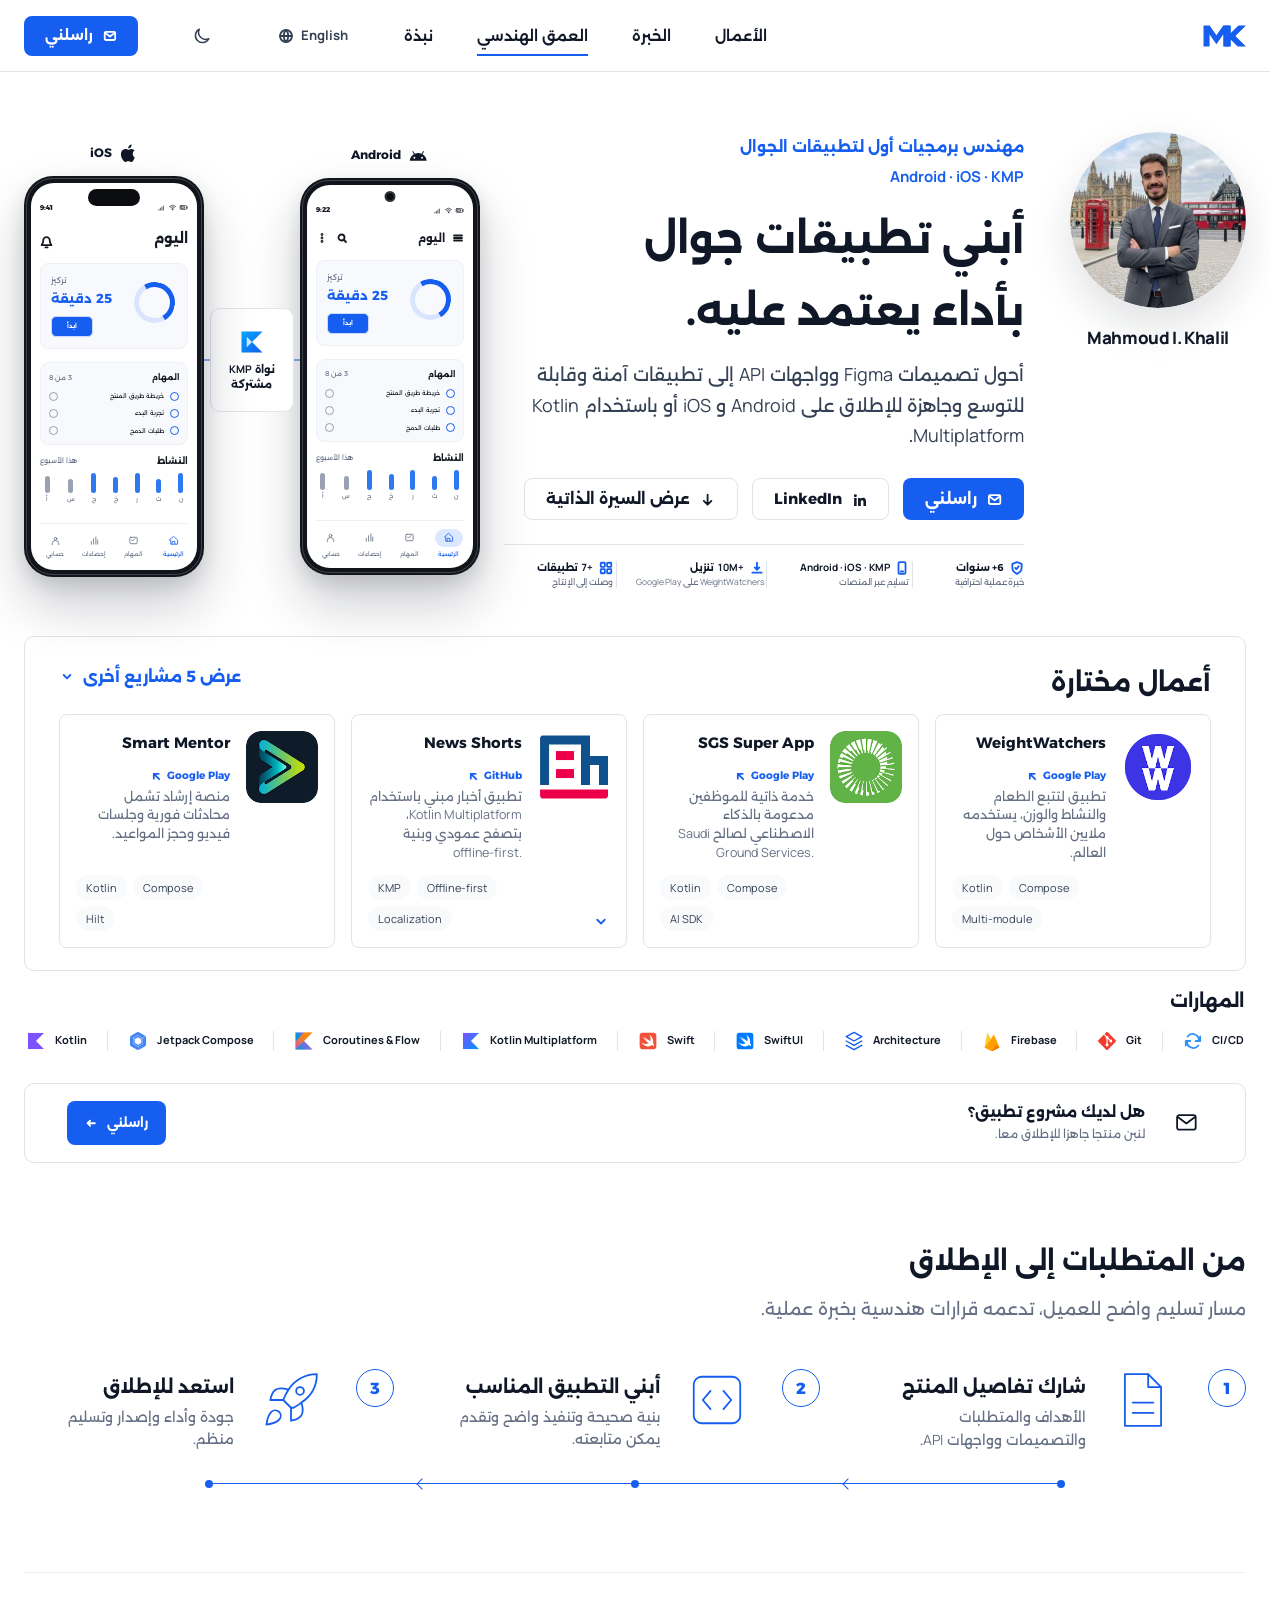
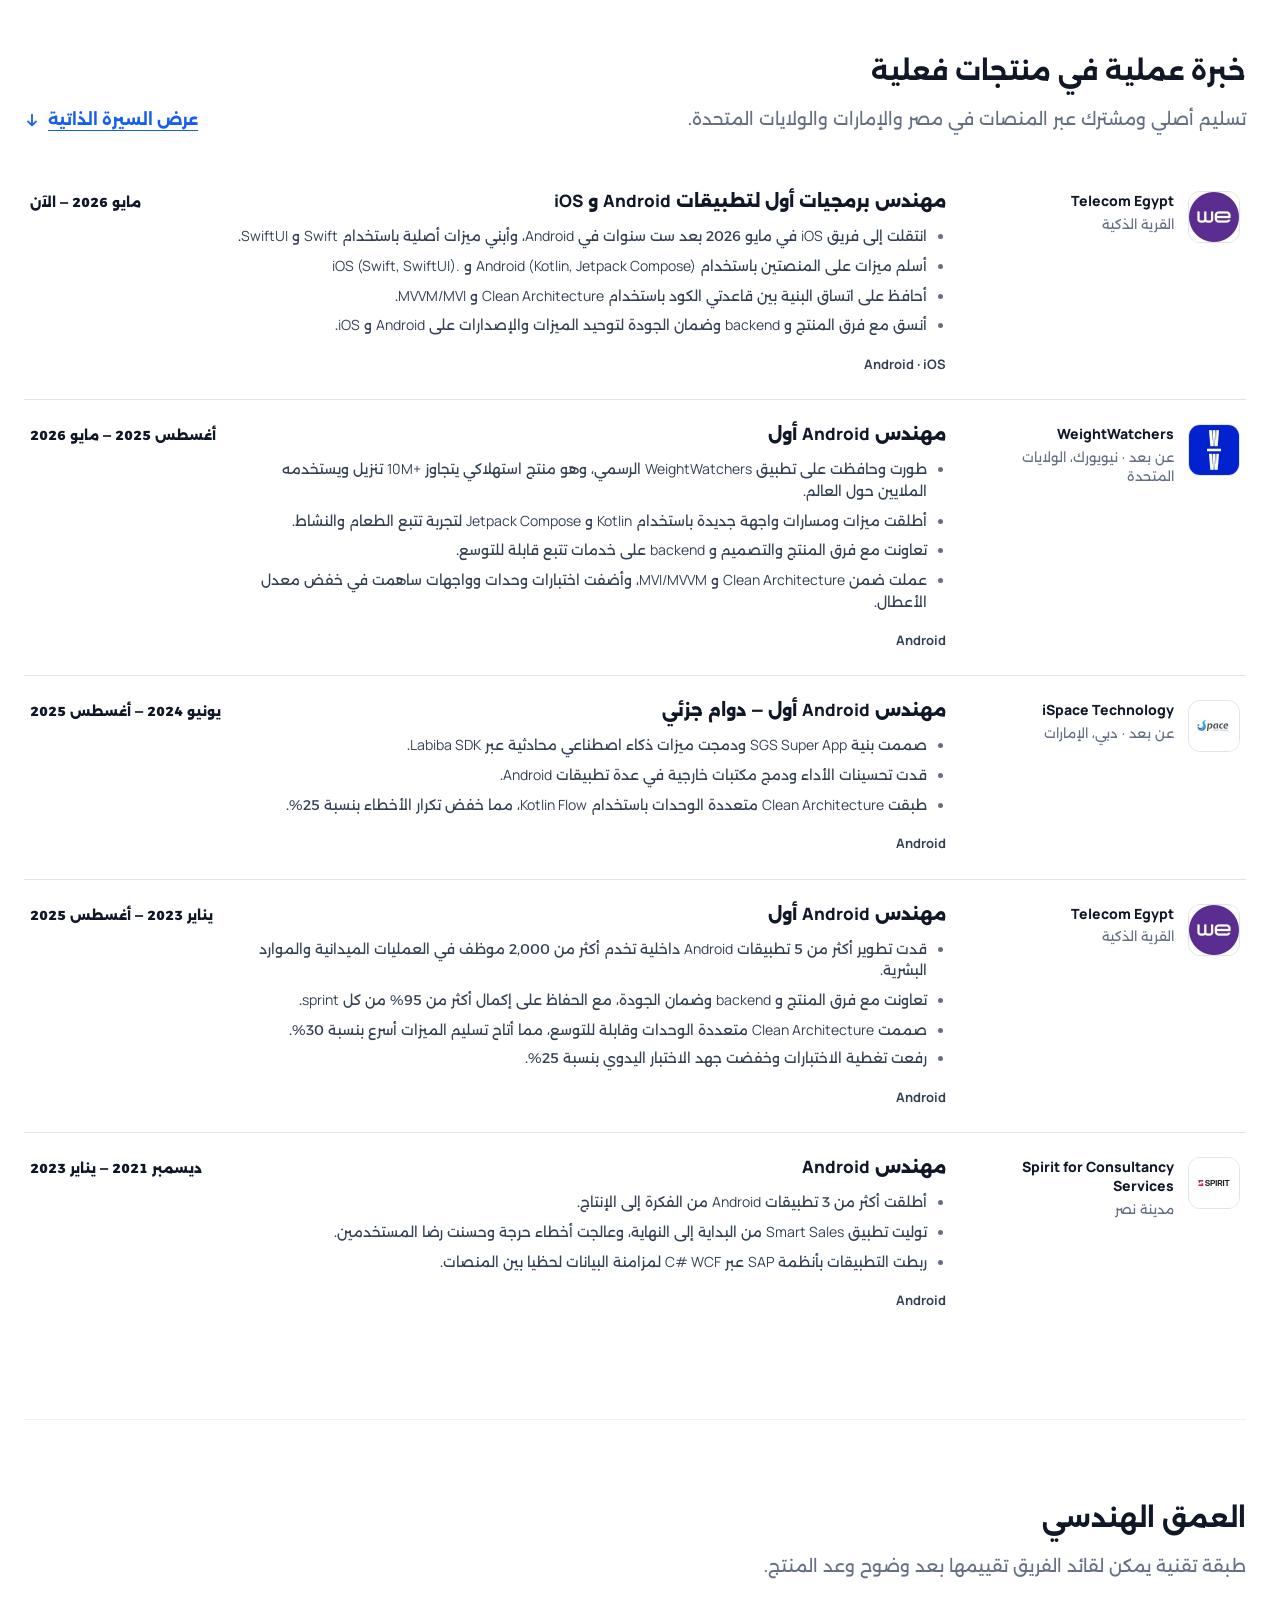
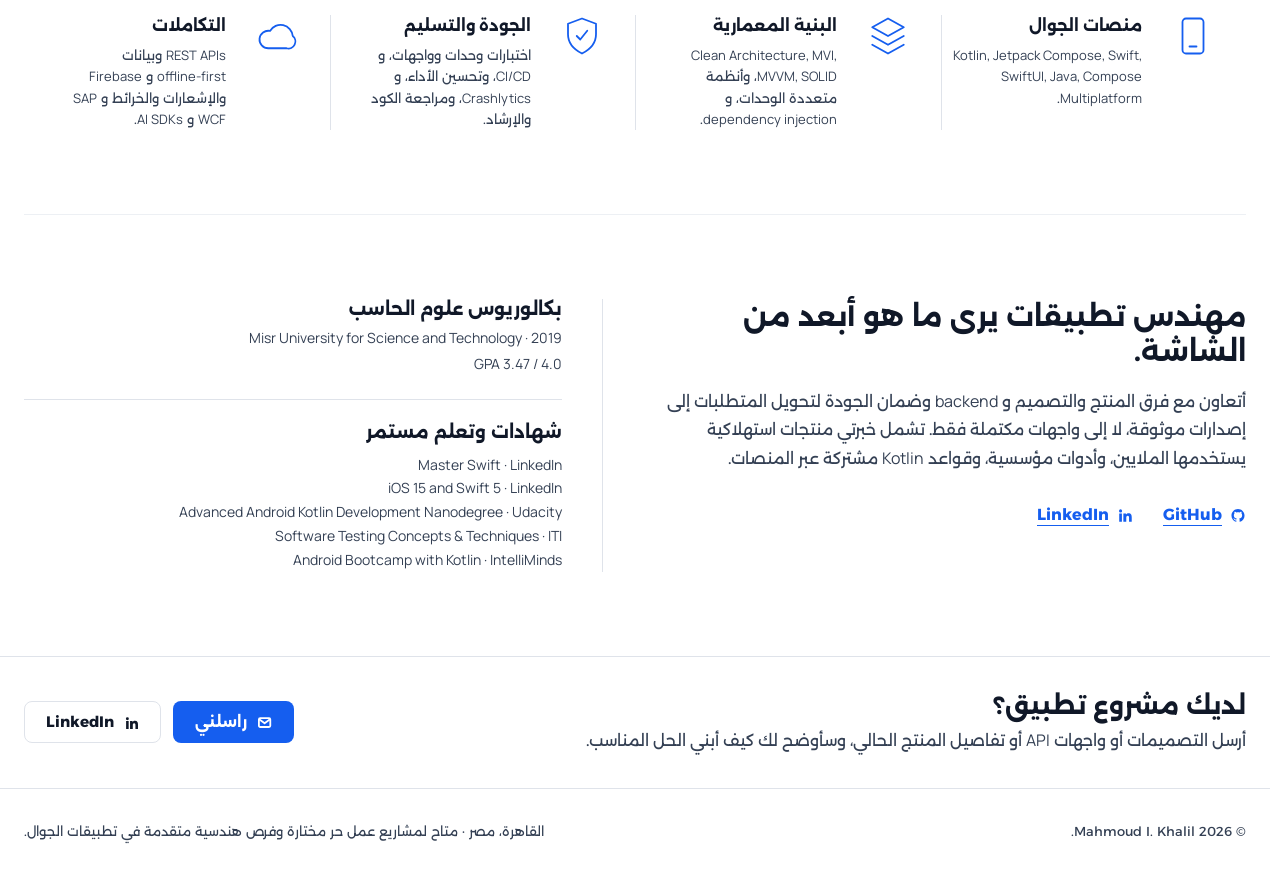
<file: ar/index.html>
<!DOCTYPE html>
<html lang="ar" dir="rtl">
<head>
  <meta charset="utf-8">
  <meta name="viewport" content="width=device-width, initial-scale=1">
  <meta name="description" content="Mahmoud I. Khalil مهندس برمجيات أول لتطبيقات الجوال، يحول تصميمات Figma وواجهات API إلى تطبيقات Android و iOS جاهزة للإطلاق.">
  <meta name="author" content="Mahmoud I. Khalil">
  <meta name="keywords" content="مهندس تطبيقات جوال، مطور Android، مطور iOS، Kotlin، Jetpack Compose، SwiftUI، Kotlin Multiplatform، KMP، القاهرة، مصر">
  <meta name="theme-color" content="#ffffff" data-theme-color>

  <meta property="og:type" content="website">
  <meta property="og:site_name" content="Mahmoud I. Khalil">
  <meta property="og:title" content="Mahmoud I. Khalil — مهندس برمجيات أول لتطبيقات الجوال">
  <meta property="og:description" content="تطبيقات Android و iOS و KMP جاهزة للإطلاق، من تصميمات Figma وواجهات API إلى منتج موثوق.">
  <meta property="og:image" content="https://mahmoudibrahimabdulfattah.github.io/img/profile.jpg">
  <meta property="og:image:alt" content="صورة شخصية لـ Mahmoud I. Khalil">
  <meta property="og:image:width" content="352">
  <meta property="og:image:height" content="352">
  <meta property="og:url" content="https://mahmoudibrahimabdulfattah.github.io/ar/">

  <meta name="twitter:card" content="summary_large_image">
  <meta name="twitter:title" content="Mahmoud I. Khalil — مهندس برمجيات أول لتطبيقات الجوال">
  <meta name="twitter:description" content="تطبيقات Android و iOS و KMP جاهزة للإطلاق، من تصميمات Figma وواجهات API إلى منتج موثوق.">
  <meta name="twitter:image" content="https://mahmoudibrahimabdulfattah.github.io/img/profile.jpg">

  <title>Mahmoud I. Khalil — مهندس برمجيات أول لتطبيقات الجوال</title>
  <link rel="canonical" href="https://mahmoudibrahimabdulfattah.github.io/ar/">
  <link rel="alternate" hreflang="en" href="https://mahmoudibrahimabdulfattah.github.io/">
  <link rel="alternate" hreflang="ar" href="https://mahmoudibrahimabdulfattah.github.io/ar/">
  <link rel="alternate" hreflang="x-default" href="https://mahmoudibrahimabdulfattah.github.io/">
  <link rel="icon" type="image/svg+xml" href="../img/favicon.svg">
  <link rel="icon" type="image/png" sizes="32x32" href="../img/favicon-32.png">
  <link rel="icon" type="image/png" sizes="16x16" href="../img/favicon-16.png">
  <link rel="apple-touch-icon" sizes="180x180" href="../img/apple-touch-icon.png">
  <link rel="preconnect" href="https://fonts.googleapis.com">
  <link rel="preconnect" href="https://fonts.gstatic.com" crossorigin>
  <link href="https://fonts.googleapis.com/css2?family=Alexandria:wght@400;500;600;700&amp;family=Manrope:wght@400;500;600;700;800&amp;display=swap" rel="stylesheet">
  <script>
    (() => {
      document.documentElement.classList.add('js');
      try {
        const savedTheme = localStorage.getItem('mk-theme');
        const preferredTheme = window.matchMedia('(prefers-color-scheme: dark)').matches ? 'dark' : 'light';
        const theme = savedTheme === 'light' || savedTheme === 'dark' ? savedTheme : preferredTheme;
        document.documentElement.dataset.theme = theme;
        document.documentElement.style.colorScheme = theme;
      } catch (_) {
        document.documentElement.dataset.theme = 'light';
      }
    })();
  </script>
  <link href="../css/resume.css?v=65.0" rel="stylesheet">

  <script type="application/ld+json">
  {
    "@context": "https://schema.org",
    "@type": "Person",
    "@id": "https://mahmoudibrahimabdulfattah.github.io/#person",
    "name": "Mahmoud I. Khalil",
    "jobTitle": "مهندس برمجيات أول لتطبيقات الجوال",
    "url": "https://mahmoudibrahimabdulfattah.github.io/ar/",
    "sameAs": [
      "https://www.linkedin.com/in/mahmoudibrahimabdulfattah/",
      "https://github.com/mahmoudibrahimabdulfattah"
    ],
    "knowsAbout": ["Android", "iOS", "Kotlin", "Jetpack Compose", "SwiftUI", "Kotlin Multiplatform"]
  }
  </script>
</head>
<body id="top">
  <!--
  THESIS: A product-proof-first mobile portfolio that makes the delivery offer clear in seconds and refuses the old resume sidebar, decorative gradients, and technology clutter.
  OWN-WORLD: White, charcoal, professional blue, cool-gray rules, compact radii, Manrope type, and paired Android/iOS product proofs joined by one shared KMP cue.
  STORY: Understand the offer, see credible scale and cross-platform work, inspect engineering depth, then start a conversation by Email or LinkedIn.
  FIRST VIEWPORT: An authored MK mark and contact-led nav; large human portrait and two-line offer left; dominant Android/iOS product proofs and shared-core marker right; factual credibility rail directly below.
  FORM: Category Standard / Product Proof First, standing exit, seed 132c0455.
  FINISH: unreviewed and undocumented is unfinished; this build ends with the finish review, the verdict, DESIGN.md, and every shipping raster carrying its provenance
  -->

  <a class="skip-link" href="#main">انتقل إلى المحتوى</a>

  <header class="site-header" data-header>
    <div class="header-inner">
      <a class="brand" href="#top" aria-label="Mahmoud I. Khalil، الصفحة الرئيسية">
        <svg class="brand-mark" viewBox="0 0 58 38" aria-hidden="true" focusable="false">
          <path d="M2 33V5h8l9 13L28 5h8v28h-8V17L19 30 10 17v16H2Z"/>
          <path d="M30 5h8v10L48 5h10L44 19l14 14H47l-9-9v9h-8V5Z"/>
        </svg>
        <span class="brand-name" data-brand-name>Mahmoud I. Khalil</span>
      </a>

      <div class="header-tools">
        <button class="menu-toggle" type="button" aria-expanded="false" aria-controls="primary-navigation" data-menu-toggle>
          <span class="sr-only">فتح قائمة التنقل</span>
          <span aria-hidden="true"></span>
          <span aria-hidden="true"></span>
        </button>
      </div>

      <nav class="primary-nav" id="primary-navigation" aria-label="التنقل الرئيسي" data-menu>
        <a href="#work">الأعمال</a>
        <a href="#experience">الخبرة</a>
        <a href="#expertise">العمق الهندسي</a>
        <a href="#about">نبذة</a>
        <a class="language-switch" href="../index.html" hreflang="en" lang="en" dir="ltr" aria-label="عرض هذه الصفحة بالإنجليزية" data-language-switch data-language-target="../index.html">
          <svg class="icon" viewBox="0 0 24 24" aria-hidden="true" fill="none" stroke="currentColor" stroke-width="1.8" stroke-linecap="round" stroke-linejoin="round"><circle cx="12" cy="12" r="9"/><path d="M3 12h18M12 3c2.25 2.45 3.4 5.45 3.4 9S14.25 18.55 12 21M12 3C9.75 5.45 8.6 8.45 8.6 12S9.75 18.55 12 21"/></svg>
          <span class="language-label-full">English</span>
        </a>
        <button class="theme-toggle" type="button" aria-pressed="false" data-theme-toggle>
          <span class="sr-only" data-theme-label>التبديل إلى الوضع الداكن</span>
          <svg class="theme-icon theme-icon-sun" viewBox="0 0 24 24" aria-hidden="true">
            <circle cx="12" cy="12" r="3.5"/><path d="M12 2v2.2M12 19.8V22M4.93 4.93l1.56 1.56M17.51 17.51l1.56 1.56M2 12h2.2M19.8 12H22M4.93 19.07l1.56-1.56M17.51 6.49l1.56-1.56"/>
          </svg>
          <svg class="theme-icon theme-icon-moon" viewBox="0 0 24 24" aria-hidden="true">
            <path d="M20.2 15.2A8.5 8.5 0 0 1 8.8 3.8 8.5 8.5 0 1 0 20.2 15.2Z"/>
          </svg>
        </button>
        <a class="button button-primary button-small" href="mailto:mahmoudibrahimabdulfattah@gmail.com">
          <svg class="icon" viewBox="0 0 24 24" aria-hidden="true" fill="none" stroke="currentColor" stroke-width="1.8" stroke-linecap="round" stroke-linejoin="round"><rect x="3" y="5" width="18" height="14" rx="2"/><path d="m4 7 8 6 8-6"/></svg>
          راسلني
        </a>
      </nav>
    </div>
  </header>

  <main id="main">
    <section class="hero" aria-labelledby="hero-title">
      <div class="hero-copy">
        <div class="hero-intro">
          <div class="identity-line">
            <div class="portrait-frame">
              <img class="portrait" src="../img/profile.jpg" alt="Mahmoud I. Khalil" width="176" height="176" fetchpriority="high">
            </div>
            <p class="identity-name">Mahmoud I. Khalil</p>
          </div>

          <div class="hero-message">
            <p class="role-line" aria-label="مهندس برمجيات أول لتطبيقات الجوال، Android · iOS · KMP"><span>مهندس برمجيات أول لتطبيقات الجوال</span><bdi class="role-tech" dir="ltr" lang="en">Android · iOS · KMP</bdi></p>
            <h1 id="hero-title"><span>أبني تطبيقات جوال</span> <span>بأداء يعتمد عليه.</span></h1>
            <p class="hero-lede">أحول تصميمات <bdi dir="ltr" lang="en">Figma</bdi> وواجهات <bdi dir="ltr" lang="en">API</bdi> إلى تطبيقات آمنة وقابلة للتوسع وجاهزة للإطلاق على <bdi dir="ltr" lang="en">Android</bdi> و <bdi dir="ltr" lang="en">iOS</bdi> أو باستخدام <bdi dir="ltr" lang="en">Kotlin Multiplatform</bdi>.</p>

            <div class="hero-actions" aria-label="وسائل التواصل مع Mahmoud">
              <a class="button button-primary" href="mailto:mahmoudibrahimabdulfattah@gmail.com">
                <svg class="icon" viewBox="0 0 24 24" aria-hidden="true" fill="none" stroke="currentColor" stroke-width="1.8" stroke-linecap="round" stroke-linejoin="round"><rect x="3" y="5" width="18" height="14" rx="2"/><path d="m4 7 8 6 8-6"/></svg>
                راسلني
              </a>
              <a class="button button-secondary" href="https://www.linkedin.com/in/mahmoudibrahimabdulfattah/" target="_blank" rel="noreferrer">
                <svg class="icon" viewBox="0 0 24 24" aria-hidden="true" fill="currentColor"><path d="M5.34 3.5a2.34 2.34 0 1 0 0 4.68 2.34 2.34 0 0 0 0-4.68ZM3.33 9.67h4.02V22H3.33V9.67Zm6.22 0h3.85v1.68h.05c.54-1.02 1.85-2.1 3.81-2.1 4.08 0 4.84 2.69 4.84 6.18V22h-4.02v-5.82c0-1.39-.03-3.18-1.94-3.18-1.94 0-2.24 1.52-2.24 3.08V22H9.55V9.67Z"/></svg>
                LinkedIn
              </a>
              <a class="button button-secondary" href="https://drive.google.com/file/d/1USHmdcAgjljq444uuJswfn3VPDF88FA0/view?usp=drive_link" target="_blank" rel="noreferrer">
                <svg class="icon" viewBox="0 0 24 24" aria-hidden="true" fill="none" stroke="currentColor" stroke-width="1.8" stroke-linecap="round" stroke-linejoin="round"><path d="M12 4v16m-6-6 6 6 6-6"/></svg>
                عرض السيرة الذاتية
              </a>
            </div>
          </div>
        </div>

        <div class="proof-row" aria-label="أبرز المحطات المهنية">
          <div><svg class="icon" viewBox="0 0 24 24" aria-hidden="true" fill="none" stroke="currentColor" stroke-width="1.8" stroke-linecap="round" stroke-linejoin="round"><path d="M12 2 4 5v6c0 5 3.4 8.7 8 11 4.6-2.3 8-6 8-11V5Z"/><path d="m9 12 2 2 4-5"/></svg><span><strong data-years>+6 سنوات</strong><small>خبرة عملية احترافية</small></span></div>
          <div><svg class="icon" viewBox="0 0 24 24" aria-hidden="true" fill="none" stroke="currentColor" stroke-width="1.8" stroke-linecap="round" stroke-linejoin="round"><rect x="6" y="2" width="12" height="20" rx="2"/><line x1="10" y1="18" x2="14" y2="18"/></svg><span><strong><bdi dir="ltr" lang="en">Android · iOS · KMP</bdi></strong><small>تسليم عبر المنصات</small></span></div>
          <div><svg class="icon" viewBox="0 0 24 24" aria-hidden="true" fill="none" stroke="currentColor" stroke-width="1.8" stroke-linecap="round" stroke-linejoin="round"><path d="M12 3v12m-4-4 4 4 4-4M4 20h16"/></svg><span><strong><bdi dir="ltr" lang="en">10M+</bdi> تنزيل</strong><small><bdi dir="ltr" lang="en">WeightWatchers</bdi> على <bdi class="term-nowrap" dir="ltr" lang="en">Google Play</bdi></small></span></div>
          <div><svg class="icon" viewBox="0 0 24 24" aria-hidden="true" fill="none" stroke="currentColor" stroke-width="1.8" stroke-linecap="round" stroke-linejoin="round"><rect x="3" y="3" width="7" height="7" rx="1"/><rect x="14" y="3" width="7" height="7" rx="1"/><rect x="3" y="14" width="7" height="7" rx="1"/><rect x="14" y="14" width="7" height="7" rx="1"/></svg><span><strong><bdi dir="ltr" lang="en">7+</bdi> تطبيقات</strong><small>وصلت إلى الإنتاج</small></span></div>
        </div>
      </div>

      <div class="product-visual">
        <div class="device-stage" aria-label="تصور توضيحي لواجهتي Android و iOS متصلتين بنواة Kotlin Multiplatform مشتركة">
          <article class="device-proof device-proof-android">
          <div class="device-label"><svg class="icon" viewBox="0 0 24 24" aria-hidden="true" fill="currentColor"><path d="M17.6 9.48l1.84-3.18c.16-.31.04-.69-.26-.85a.637.637 0 0 0-.83.22l-1.88 3.24a11.43 11.43 0 0 0-8.94 0L5.65 5.67a.643.643 0 0 0-.87-.2c-.28.18-.37.54-.22.83L6.4 9.48A10.78 10.78 0 0 0 1 18h22a10.78 10.78 0 0 0-5.4-8.52zM7 15.25a1.25 1.25 0 1 1 0-2.5 1.25 1.25 0 0 1 0 2.5zm10 0a1.25 1.25 0 1 1 0-2.5 1.25 1.25 0 0 1 0 2.5z"/></svg> Android</div>
          <div class="phone phone-android" aria-hidden="true">
            <div class="phone-camera"></div>
            <div class="phone-screen">
              <div class="app-status app-status-android">
                <span>9:22</span>
                <span class="status-icons">
                  <svg viewBox="0 0 24 24" aria-hidden="true" fill="none" stroke="currentColor" stroke-width="1.8" stroke-linecap="round" stroke-linejoin="round"><path d="M5 19v-2m4 2v-5m4 5v-8m4 8V8"/></svg>
                  <svg viewBox="0 0 24 24" aria-hidden="true" fill="none" stroke="currentColor" stroke-width="1.8" stroke-linecap="round" stroke-linejoin="round"><path d="M4 9a12 12 0 0 1 16 0M7 12a8 8 0 0 1 10 0m-7 3a3.5 3.5 0 0 1 4 0"/><circle cx="12" cy="18" r=".6"/></svg>
                  <svg viewBox="0 0 24 24" aria-hidden="true" fill="none" stroke="currentColor" stroke-width="1.8" stroke-linecap="round" stroke-linejoin="round"><rect x="3" y="7" width="17" height="10" rx="2"/><path d="M22 10v4M6 10h9v4H6z"/></svg>
                </span>
              </div>
              <div class="app-title app-title-android">
                <span class="app-title-group"><svg class="icon" viewBox="0 0 24 24" aria-hidden="true" fill="none" stroke="currentColor" stroke-width="1.8" stroke-linecap="round" stroke-linejoin="round"><path d="M4 7h16M4 12h16M4 17h16"/></svg><strong>اليوم</strong></span>
                <span class="app-title-actions"><svg class="icon" viewBox="0 0 24 24" aria-hidden="true" fill="none" stroke="currentColor" stroke-width="1.8" stroke-linecap="round" stroke-linejoin="round"><circle cx="11" cy="11" r="6"/><path d="m16 16 4 4"/></svg><svg class="icon" viewBox="0 0 24 24" aria-hidden="true" fill="none" stroke="currentColor" stroke-width="1.8" stroke-linecap="round" stroke-linejoin="round"><circle cx="12" cy="5" r="1"/><circle cx="12" cy="12" r="1"/><circle cx="12" cy="19" r="1"/></svg></span>
              </div>
              <div class="focus-panel">
                <span>تركيز</span>
                <strong>25 دقيقة</strong>
                <span class="mock-button">ابدأ</span>
                <span class="progress-ring"></span>
              </div>
              <div class="task-list">
                <div class="mock-section-header"><strong>المهام</strong><span>3 من 8</span></div>
                <div class="task-row"><span><i></i>خريطة طريق المنتج</span><i class="task-trailing"></i></div>
                <div class="task-row"><span><i></i>تجربة البدء</span><i class="task-trailing"></i></div>
                <div class="task-row"><span><i></i>طلبات الدمج</span><i class="task-trailing"></i></div>
              </div>
              <div class="activity-panel">
                <div class="mock-section-header"><strong>النشاط</strong><span>هذا الأسبوع</span></div>
                <div class="activity-bars"><span><i></i><small>ن</small></span><span><i></i><small>ث</small></span><span><i></i><small>ر</small></span><span><i></i><small>خ</small></span><span><i></i><small>ج</small></span><span class="is-weekend"><i></i><small>س</small></span><span class="is-weekend"><i></i><small>أ</small></span></div>
              </div>
              <div class="app-nav app-nav-android">
                <span class="app-nav-item is-active"><span class="app-nav-icon"><svg viewBox="0 0 24 24" aria-hidden="true" fill="none" stroke="currentColor" stroke-width="1.8" stroke-linecap="round" stroke-linejoin="round"><path d="m3 11 9-8 9 8v9H6v-9"/><path d="M9 20v-6h6v6"/></svg></span><small>الرئيسية</small></span>
                <span class="app-nav-item"><span class="app-nav-icon"><svg viewBox="0 0 24 24" aria-hidden="true" fill="none" stroke="currentColor" stroke-width="1.8" stroke-linecap="round" stroke-linejoin="round"><rect x="4" y="5" width="16" height="14" rx="2"/><path d="m8 11 2 2 5-5"/></svg></span><small>المهام</small></span>
                <span class="app-nav-item"><span class="app-nav-icon"><svg viewBox="0 0 24 24" aria-hidden="true" fill="none" stroke="currentColor" stroke-width="1.8" stroke-linecap="round" stroke-linejoin="round"><path d="M5 20v-6m5 6V8m5 12V4m4 16v-9"/></svg></span><small>إحصاءات</small></span>
                <span class="app-nav-item"><span class="app-nav-icon"><svg viewBox="0 0 24 24" aria-hidden="true" fill="none" stroke="currentColor" stroke-width="1.8" stroke-linecap="round" stroke-linejoin="round"><circle cx="12" cy="8" r="3"/><path d="M5 21v-2a7 7 0 0 1 14 0v2"/></svg></span><small>حسابي</small></span>
              </div>
            </div>
          </div>
          </article>

          <span class="core-connector" aria-hidden="true"></span>

          <div class="shared-core" aria-hidden="true">
            <svg class="core-mark" viewBox="0 0 32 32" aria-hidden="true">
              <defs><linearGradient id="core-kmp-gradient" x1="4" y1="4" x2="28" y2="28" gradientUnits="userSpaceOnUse"><stop stop-color="#00a8ff"/><stop offset="1" stop-color="#155eef"/></linearGradient></defs>
              <path fill="url(#core-kmp-gradient)" d="M4 4h24L16 16l12 12H4Z"/><path fill="#fff" d="m10 10 6 6-6 6Z" opacity=".82"/>
            </svg>
            <strong>نواة <bdi dir="ltr" lang="en">KMP</bdi><br>مشتركة</strong>
          </div>

          <span class="core-connector" aria-hidden="true"></span>

          <article class="device-proof device-proof-ios">
          <div class="device-label"><svg class="icon" viewBox="0 0 24 25" aria-hidden="true" fill="currentColor"><path d="M16.8 13.5c0-3 2.5-4.4 2.6-4.5a5.5 5.5 0 0 0-4.3-2.3c-1.8-.2-3.6 1.1-4.5 1.1-1 0-2.4-1.1-4-1-2 .1-3.8 1.2-4.8 2.9-2.1 3.6-.5 8.9 1.5 11.8 1 1.4 2.1 3 3.6 2.9 1.5-.1 2-1 3.8-1s2.3 1 3.8 1c1.6 0 2.6-1.4 3.5-2.8 1.2-1.7 1.7-3.4 1.7-3.5-.1 0-2.9-1.1-2.9-4.6ZM14 4.8c.8-1 1.4-2.5 1.2-4-.2 0-1.8.1-2.9 1.3-1 1-1.8 2.4-1.5 3.9 1.3.1 2.5-.6 3.2-1.2Z"/></svg> iOS</div>
          <div class="phone phone-ios" aria-hidden="true">
            <div class="phone-camera phone-camera-ios"></div>
            <div class="phone-screen">
              <div class="app-status app-status-ios">
                <span>9:41</span>
                <span class="status-icons">
                  <svg viewBox="0 0 24 24" aria-hidden="true" fill="none" stroke="currentColor" stroke-width="1.8" stroke-linecap="round" stroke-linejoin="round"><path d="M5 19v-2m4 2v-5m4 5v-8m4 8V8"/></svg>
                  <svg viewBox="0 0 24 24" aria-hidden="true" fill="none" stroke="currentColor" stroke-width="1.8" stroke-linecap="round" stroke-linejoin="round"><path d="M4 9a12 12 0 0 1 16 0M7 12a8 8 0 0 1 10 0m-7 3a3.5 3.5 0 0 1 4 0"/><circle cx="12" cy="18" r=".6"/></svg>
                  <svg viewBox="0 0 24 24" aria-hidden="true" fill="none" stroke="currentColor" stroke-width="1.8" stroke-linecap="round" stroke-linejoin="round"><rect x="3" y="7" width="17" height="10" rx="2"/><path d="M22 10v4M6 10h9v4H6z"/></svg>
                </span>
              </div>
              <div class="app-title app-title-ios"><strong>اليوم</strong><svg class="icon" viewBox="0 0 24 24" aria-hidden="true" fill="none" stroke="currentColor" stroke-width="1.8" stroke-linecap="round" stroke-linejoin="round"><path d="M18 8a6 6 0 0 0-12 0c0 7-3 7-3 9h18c0-2-3-2-3-9M10 21h4"/></svg></div>
              <div class="focus-panel">
                <span>تركيز</span>
                <strong>25 دقيقة</strong>
                <span class="mock-button">ابدأ</span>
                <span class="progress-ring"></span>
              </div>
              <div class="task-list">
                <div class="mock-section-header"><strong>المهام</strong><span>3 من 8</span></div>
                <div class="task-row"><span><i></i>خريطة طريق المنتج</span><i class="task-trailing"></i></div>
                <div class="task-row"><span><i></i>تجربة البدء</span><i class="task-trailing"></i></div>
                <div class="task-row"><span><i></i>طلبات الدمج</span><i class="task-trailing"></i></div>
              </div>
              <div class="activity-panel">
                <div class="mock-section-header"><strong>النشاط</strong><span>هذا الأسبوع</span></div>
                <div class="activity-bars"><span><i></i><small>ن</small></span><span><i></i><small>ث</small></span><span><i></i><small>ر</small></span><span><i></i><small>خ</small></span><span><i></i><small>ج</small></span><span class="is-weekend"><i></i><small>س</small></span><span class="is-weekend"><i></i><small>أ</small></span></div>
              </div>
              <div class="app-nav app-nav-ios">
                <span class="app-nav-item is-active"><span class="app-nav-icon"><svg viewBox="0 0 24 24" aria-hidden="true" fill="none" stroke="currentColor" stroke-width="1.8" stroke-linecap="round" stroke-linejoin="round"><path d="m3 11 9-8 9 8v9H6v-9"/><path d="M9 20v-6h6v6"/></svg></span><small>الرئيسية</small></span>
                <span class="app-nav-item"><span class="app-nav-icon"><svg viewBox="0 0 24 24" aria-hidden="true" fill="none" stroke="currentColor" stroke-width="1.8" stroke-linecap="round" stroke-linejoin="round"><rect x="4" y="5" width="16" height="14" rx="2"/><path d="m8 11 2 2 5-5"/></svg></span><small>المهام</small></span>
                <span class="app-nav-item"><span class="app-nav-icon"><svg viewBox="0 0 24 24" aria-hidden="true" fill="none" stroke="currentColor" stroke-width="1.8" stroke-linecap="round" stroke-linejoin="round"><path d="M5 20v-6m5 6V8m5 12V4m4 16v-9"/></svg></span><small>إحصاءات</small></span>
                <span class="app-nav-item"><span class="app-nav-icon"><svg viewBox="0 0 24 24" aria-hidden="true" fill="none" stroke="currentColor" stroke-width="1.8" stroke-linecap="round" stroke-linejoin="round"><circle cx="12" cy="8" r="3"/><path d="M5 21v-2a7 7 0 0 1 14 0v2"/></svg></span><small>حسابي</small></span>
              </div>
            </div>
          </div>
          </article>
        </div>
      </div>
    </section>

    <section class="section section-work" id="work" aria-labelledby="work-title">
      <div class="featured-work-panel">
        <div class="work-panel-heading">
          <h2 id="work-title">أعمال مختارة</h2>
          <button class="text-link work-toggle" type="button" aria-expanded="true" aria-controls="work-more" data-work-toggle hidden>
            <span data-work-toggle-label>عرض مشاريع أقل</span>
            <svg class="icon" viewBox="0 0 24 24" aria-hidden="true" fill="none" stroke="currentColor" stroke-width="1.8" stroke-linecap="round" stroke-linejoin="round"><path d="m7 9 5 5 5-5"/></svg>
          </button>
        </div>
        <p class="sr-only" id="external-work-note">يفتح المشروع في علامة تبويب جديدة.</p>

        <div class="featured-work">
          <a class="work-item" href="https://play.google.com/store/apps/details?id=com.weightwatchers.mobile" target="_blank" rel="noreferrer" aria-label="WeightWatchers" aria-describedby="external-work-note">
            <span class="project-art" aria-hidden="true">
              <img class="project-icon" src="../img/projects/weightwatchers.png" alt="" aria-hidden="true" width="128" height="128" loading="lazy" decoding="async" onerror="this.hidden=true;this.nextElementSibling.hidden=false">
              <span class="project-monogram project-ww" aria-hidden="true" hidden>WW</span>
            </span>
            <div class="work-item-content">
              <div class="work-title-row"><h3>WeightWatchers</h3><span class="work-destination" aria-hidden="true">Google Play <svg class="icon" viewBox="0 0 24 24" fill="none" stroke="currentColor" stroke-width="1.8" stroke-linecap="round" stroke-linejoin="round"><path d="M7 17 17 7M8 7h9v9"/></svg></span></div>
              <p>تطبيق لتتبع الطعام والنشاط والوزن، يستخدمه ملايين الأشخاص حول العالم.</p>
              <ul class="tag-list" lang="en" dir="ltr" aria-label="تقنيات WeightWatchers"><li>Kotlin</li><li>Compose</li><li>Multi-module</li></ul>
            </div>
          </a>

          <a class="work-item" href="https://play.google.com/store/apps/details?id=com.ispace.sgs.app" target="_blank" rel="noreferrer" aria-label="SGS Super App" aria-describedby="external-work-note">
            <span class="project-art" aria-hidden="true">
              <img class="project-icon" src="../img/projects/sgs-super-app.png" alt="" aria-hidden="true" width="128" height="128" loading="lazy" decoding="async" onerror="this.hidden=true;this.nextElementSibling.hidden=false">
              <span class="project-monogram project-sgs" aria-hidden="true" hidden>SGS</span>
            </span>
            <div class="work-item-content">
              <div class="work-title-row"><h3>SGS Super App</h3><span class="work-destination" aria-hidden="true">Google Play <svg class="icon" viewBox="0 0 24 24" fill="none" stroke="currentColor" stroke-width="1.8" stroke-linecap="round" stroke-linejoin="round"><path d="M7 17 17 7M8 7h9v9"/></svg></span></div>
              <p>خدمة ذاتية للموظفين مدعومة بالذكاء الاصطناعي لصالح <bdi dir="ltr" lang="en">Saudi Ground Services.</bdi></p>
              <ul class="tag-list" lang="en" dir="ltr" aria-label="تقنيات SGS Super App"><li>Kotlin</li><li>Compose</li><li>AI SDK</li></ul>
            </div>
          </a>

          <article class="work-item work-item-news">
            <span class="project-art" aria-hidden="true"><img class="project-icon" src="../img/projects/news-shorts.png" alt="" aria-hidden="true" width="128" height="128" loading="lazy" decoding="async" onerror="this.hidden=true;this.nextElementSibling.hidden=false"><span class="project-monogram project-news" aria-hidden="true" hidden>S</span></span>
            <div class="work-item-content">
              <div class="work-title-row">
                <h3>News Shorts</h3>
                <a class="work-destination" href="https://github.com/mahmoudibrahimabdulfattah/NewsShortsCMP" target="_blank" rel="noreferrer" aria-label="مشروع News Shorts على GitHub" aria-describedby="external-work-note">GitHub <svg class="icon" viewBox="0 0 24 24" aria-hidden="true" fill="none" stroke="currentColor" stroke-width="1.8" stroke-linecap="round" stroke-linejoin="round"><path d="M7 17 17 7M8 7h9v9"/></svg></a>
              </div>
              <p>تطبيق أخبار مبني باستخدام <bdi dir="ltr" lang="en">Kotlin Multiplatform</bdi>، بتصفح عمودي وبنية <bdi class="term-nowrap" dir="ltr" lang="en">offline-first.</bdi></p>
              <ul class="tag-list" lang="en" dir="ltr" aria-label="تقنيات News Shorts"><li>KMP</li><li>Offline-first</li><li>Localization</li></ul>
            </div>
            <button class="text-link news-toggle" type="button" aria-expanded="false" aria-controls="news-shorts-details" data-news-toggle hidden>
              <span class="sr-only" data-news-toggle-label>عرض تفاصيل المشروع</span>
              <svg class="icon" viewBox="0 0 24 24" aria-hidden="true" fill="none" stroke="currentColor" stroke-width="1.8" stroke-linecap="round" stroke-linejoin="round"><path d="m7 9 5 5 5-5"/></svg>
            </button>
            <div class="news-details" id="news-shorts-details" aria-hidden="false">
              <div class="news-details-inner">
                <dl class="news-details-list">
                  <div><dt>المنصات</dt><dd><bdi dir="ltr" lang="en">Android, iOS, Desktop (JVM), Web (JS + WASM)</bdi></dd></div>
                  <div><dt>البنية</dt><dd><bdi dir="ltr" lang="en">Clean Architecture, MVI, Koin Multiplatform, Ktor Client, Coroutines</bdi></dd></div>
                  <div><dt>العمل دون اتصال</dt><dd>تخزين محلي مستمر، وتحديث في الخلفية، و <bdi dir="ltr" lang="en">ViewModels</bdi> مشتركة بين المنصات.</dd></div>
                  <div><dt>التوطين</dt><dd>واجهة عربية وإنجليزية مع دعم كامل لاتجاه <bdi dir="ltr" lang="en">RTL</bdi>.</dd></div>
                  <div><dt>الخادم</dt><dd>وحدة <bdi dir="ltr" lang="en">Ktor <code>:server</code></bdi> مخصصة لتقديم المحتوى.</dd></div>
                  <div><dt>سرعة البدء</dt><dd>تقليص مدة شاشة البدء المقاسة من نحو <bdi dir="ltr" lang="en">1.2s</bdi> إلى <bdi dir="ltr" lang="en">450ms</bdi>.</dd></div>
                </dl>
                <a class="text-link news-source-link" href="https://github.com/mahmoudibrahimabdulfattah/NewsShortsCMP" target="_blank" rel="noreferrer" aria-describedby="external-work-note">عرض المصدر على <bdi dir="ltr" lang="en">GitHub</bdi> <svg class="icon" viewBox="0 0 24 24" aria-hidden="true" fill="none" stroke="currentColor" stroke-width="1.8" stroke-linecap="round" stroke-linejoin="round"><path d="M7 17 17 7M8 7h9v9"/></svg></a>
              </div>
            </div>
          </article>

          <a class="work-item" href="https://play.google.com/store/apps/details?id=com.ispace.mentorship.app" target="_blank" rel="noreferrer" aria-label="Smart Mentor" aria-describedby="external-work-note">
            <span class="project-art" aria-hidden="true">
              <img class="project-icon" src="../img/projects/smart-mentor.png" alt="" aria-hidden="true" width="128" height="128" loading="lazy" decoding="async" onerror="this.hidden=true;this.nextElementSibling.hidden=false">
              <span class="project-monogram project-smart" aria-hidden="true" hidden>SM</span>
            </span>
            <div class="work-item-content">
              <div class="work-title-row"><h3>Smart Mentor</h3><span class="work-destination" aria-hidden="true">Google Play <svg class="icon" viewBox="0 0 24 24" fill="none" stroke="currentColor" stroke-width="1.8" stroke-linecap="round" stroke-linejoin="round"><path d="M7 17 17 7M8 7h9v9"/></svg></span></div>
              <p>منصة إرشاد تشمل محادثات فورية وجلسات فيديو وحجز المواعيد.</p>
              <ul class="tag-list" lang="en" dir="ltr" aria-label="تقنيات Smart Mentor"><li>Kotlin</li><li>Compose</li><li>Hilt</li></ul>
            </div>
          </a>
        </div>

        <div class="work-more" id="work-more">
          <div class="work-more-inner">
            <div class="featured-work featured-work-more">
              <a class="work-item" href="https://play.google.com/store/apps/details?id=com.we.weAttend" target="_blank" rel="noreferrer" aria-label="WE Attend" aria-describedby="external-work-note">
                <span class="project-art" aria-hidden="true">
                  <img class="project-icon" src="../img/projects/we-attend.png" alt="" aria-hidden="true" width="128" height="128" loading="lazy" decoding="async" onerror="this.hidden=true;this.nextElementSibling.hidden=false">
                  <span class="project-monogram project-we" aria-hidden="true" hidden>WE</span>
                </span>
                <div class="work-item-content">
                  <div class="work-title-row"><h3>WE Attend</h3><span class="work-destination" aria-hidden="true">Google Play <svg class="icon" viewBox="0 0 24 24" fill="none" stroke="currentColor" stroke-width="1.8" stroke-linecap="round" stroke-linejoin="round"><path d="M7 17 17 7M8 7h9v9"/></svg></span></div>
                  <p>إدارة حضور لأكثر من 2,000 موظف في <bdi dir="ltr" lang="en">Telecom Egypt</bdi>.</p>
                  <ul class="tag-list" lang="en" dir="ltr" aria-label="تقنيات WE Attend"><li>Kotlin</li><li>MVVM</li><li>Firebase</li></ul>
                </div>
              </a>

              <a class="work-item" href="https://play.google.com/store/apps/details?id=com.we.teamcare" target="_blank" rel="noreferrer" aria-label="WE HR" aria-describedby="external-work-note">
                <span class="project-art" aria-hidden="true">
                  <img class="project-icon" src="../img/projects/we-hr.png" alt="" aria-hidden="true" width="128" height="128" loading="lazy" decoding="async" onerror="this.hidden=true;this.nextElementSibling.hidden=false">
                  <span class="project-monogram project-we" aria-hidden="true" hidden>WE</span>
                </span>
                <div class="work-item-content">
                  <div class="work-title-row"><h3>WE HR</h3><span class="work-destination" aria-hidden="true">Google Play <svg class="icon" viewBox="0 0 24 24" fill="none" stroke="currentColor" stroke-width="1.8" stroke-linecap="round" stroke-linejoin="round"><path d="M7 17 17 7M8 7h9v9"/></svg></span></div>
                  <p>بوابة خدمة ذاتية لطلبات الموارد البشرية وكشوف الرواتب.</p>
                  <ul class="tag-list" lang="en" dir="ltr" aria-label="تقنيات WE HR"><li>Kotlin</li><li>MVVM</li><li>Firebase</li></ul>
                </div>
              </a>

              <a class="work-item" href="https://github.com/mahmoudibrahimabdulfattah/Mahmoud-Ibrahim-CV" target="_blank" rel="noreferrer" aria-label="Interactive CV" aria-describedby="external-work-note">
                <span class="project-art" aria-hidden="true"><img class="project-icon" src="../img/projects/interactive-cv.svg" alt="" aria-hidden="true" width="128" height="128" loading="lazy" decoding="async" onerror="this.hidden=true;this.nextElementSibling.hidden=false"><span class="project-monogram project-cv" aria-hidden="true" hidden>ID</span></span>
                <div class="work-item-content">
                  <div class="work-title-row"><h3>Interactive CV</h3><span class="work-destination" aria-hidden="true">GitHub <svg class="icon" viewBox="0 0 24 24" fill="none" stroke="currentColor" stroke-width="1.8" stroke-linecap="round" stroke-linejoin="round"><path d="M7 17 17 7M8 7h9v9"/></svg></span></div>
                  <p>سيرة تفاعلية واحدة عبر أربع منصات باستخدام <bdi dir="ltr" lang="en">Compose Multiplatform</bdi>، مع العربية ودعم <bdi dir="ltr" lang="en">RTL</bdi>.</p>
                  <ul class="tag-list" lang="en" dir="ltr" aria-label="تقنيات Interactive CV"><li>KMP</li><li>Compose</li><li>i18n</li></ul>
                </div>
              </a>

              <article class="work-item work-item-internal">
                <span class="project-art" aria-hidden="true">
                  <img class="project-icon" src="../img/projects/mystery-shopper.png" alt="" aria-hidden="true" width="128" height="128" loading="lazy" decoding="async" onerror="this.hidden=true;this.nextElementSibling.hidden=false">
                  <span class="project-monogram project-mystery" aria-hidden="true" hidden>MS</span>
                </span>
                <div class="work-item-content">
                  <div class="work-title-row"><h3>Mystery Shopper</h3><span class="work-status">داخلي</span></div>
                  <p>تقييمات منظمة للفروع مع جمع البيانات ومزامنتها دون اتصال.</p>
                  <ul class="tag-list" lang="en" dir="ltr" aria-label="تقنيات Mystery Shopper"><li>Kotlin</li><li>MVI</li><li>Room</li></ul>
                </div>
              </article>

              <article class="work-item work-item-internal">
                <span class="project-art" aria-hidden="true"><span class="project-monogram project-data" aria-hidden="true">DC</span></span>
                <div class="work-item-content">
                  <div class="work-title-row"><h3>Data Cleansing</h3><span class="work-status">داخلي</span></div>
                  <p>توثيق ميداني لكبائن الشبكات لفنيي <bdi dir="ltr" lang="en">Telecom Egypt</bdi>.</p>
                  <ul class="tag-list" lang="en" dir="ltr" aria-label="تقنيات Data Cleansing"><li>Kotlin</li><li>MVI</li><li>Room</li></ul>
                </div>
              </article>
            </div>
          </div>
        </div>
      </div>

      <div class="work-proof-footer">
        <h3 class="skills-title">المهارات</h3>
        <div class="work-skill-shelf" aria-label="تقنيات الجوال الأساسية" lang="en" dir="ltr">
          <span><svg class="skill-logo skill-logo--kotlin" viewBox="0 0 24 24" aria-hidden="true"><path fill="#7F52FF" d="M24 24H0V0h24L12 12Z"/></svg>Kotlin</span>
          <i class="skill-divider" aria-hidden="true"></i>
          <span><svg class="skill-logo skill-logo--compose" viewBox="0 0 24 24" aria-hidden="true"><path fill="#4285F4" d="M12.135.003a2.577 2.577 0 0 0-1.42.344L2.55 5.06a2.577 2.577 0 0 0-.953.967l3.957 2.17a1.765 1.765 0 0 1 .603-.588l4.951-2.86a1.761 1.761 0 0 1 1.76 0l4.951 2.86a1.753 1.753 0 0 1 .526.46l3.921-2.265a2.577 2.577 0 0 0-.816-.744L13.291.347a2.577 2.577 0 0 0-1.152-.34Zm-.145 4.912a1.36 1.36 0 0 0-.68.182L6.36 7.953a1.345 1.345 0 0 0-.454.435l1.92 1.055a1.05 1.05 0 0 1 .31-.275l3.34-1.928a1.054 1.054 0 0 1 1.051 0l3.336 1.928a1.066 1.066 0 0 1 .238.199l.018-.01-.002-.002 1.877-1.08a1.353 1.353 0 0 0-.373-.322l-4.95-2.86a1.357 1.357 0 0 0-.68-.178Zm10.432 1.149-3.92 2.26a1.757 1.757 0 0 1 .2.812v5.715c0 .627-.332 1.21-.88 1.528l-4.95 2.86a1.761 1.761 0 0 1-.64.214v4.524a2.577 2.577 0 0 0 1.059-.313l8.162-4.713a2.577 2.577 0 0 0 1.289-2.23V7.297a2.577 2.577 0 0 0-.318-1.228Zm-20.937.238a2.577 2.577 0 0 0-.227.99v9.43c0 .918.491 1.767 1.293 2.229l8.162 4.713a2.57 2.57 0 0 0 1.225.336v-4.531a1.761 1.761 0 0 1-.833-.235L6.156 16.38a1.765 1.765 0 0 1-.877-1.528V9.136a1.776 1.776 0 0 1 .131-.676Zm16.67 2.223-1.89 1.092a1.058 1.058 0 0 1 .124.46v3.856c0 .378-.2.72-.526.907l-3.336 1.93a1.04 1.04 0 0 1-.295.107v2.17c.152-.027.304-.078.44-.157l4.949-2.859a1.36 1.36 0 0 0 .68-1.18V9.136a1.36 1.36 0 0 0-.147-.607Zm-12.387.13a1.36 1.36 0 0 0-.088.481v5.715a1.36 1.36 0 0 0 .68 1.18l4.95 2.86c.194.112.412.166.627.177v-2.174a1.054 1.054 0 0 1-.46-.123L8.14 14.843a1.054 1.054 0 0 1-.532-.908v-3.853a.99.99 0 0 1 .077-.38l-.034-.013z"/></svg>Jetpack Compose</span>
          <i class="skill-divider" aria-hidden="true"></i>
          <span><img class="skill-logo skill-logo--coroutines" src="../img/skills/coroutines.png" alt="" aria-hidden="true" width="20" height="20" loading="lazy" decoding="async">Coroutines &amp; Flow</span>
          <i class="skill-divider" aria-hidden="true"></i>
          <span><svg class="skill-logo skill-logo--kmp" viewBox="0 0 24 24" aria-hidden="true"><defs><linearGradient id="skill-kmp-gradient" x1="0" y1="0" x2="24" y2="24" gradientUnits="userSpaceOnUse"><stop stop-color="#7F52FF"/><stop offset="1" stop-color="#0095FF"/></linearGradient></defs><path fill="url(#skill-kmp-gradient)" d="M24 24H0V0h24L12 12Z"/></svg>Kotlin Multiplatform</span>
          <i class="skill-divider" aria-hidden="true"></i>
          <span><svg class="skill-logo skill-logo--swift" viewBox="0 0 24 24" aria-hidden="true"><path fill="#F05138" d="M7.508 0c-.287 0-.573 0-.86.002-.241.002-.483.003-.724.01-.132.003-.263.009-.395.015A9.154 9.154 0 0 0 4.348.15 5.492 5.492 0 0 0 2.85.645 5.04 5.04 0 0 0 .645 2.848c-.245.48-.4.972-.495 1.5-.093.52-.122 1.05-.136 1.576a35.2 35.2 0 0 0-.012.724C0 6.935 0 7.221 0 7.508v8.984c0 .287 0 .575.002.862.002.24.005.481.012.722.014.526.043 1.057.136 1.576.095.528.25 1.02.495 1.5a5.03 5.03 0 0 0 2.205 2.203c.48.244.97.4 1.498.495.52.093 1.05.124 1.576.138.241.007.483.009.724.01.287.002.573.002.86.002h8.984c.287 0 .573 0 .86-.002.241-.001.483-.003.724-.01a10.523 10.523 0 0 0 1.578-.138 5.322 5.322 0 0 0 1.498-.495 5.035 5.035 0 0 0 2.203-2.203c.245-.48.4-.972.495-1.5.093-.52.124-1.05.138-1.576.007-.241.009-.481.01-.722.002-.287.002-.575.002-.862V7.508c0-.287 0-.573-.002-.86a33.662 33.662 0 0 0-.01-.724 10.5 10.5 0 0 0-.138-1.576 5.328 5.328 0 0 0-.495-1.5A5.039 5.039 0 0 0 21.152.645 5.32 5.32 0 0 0 19.654.15a10.493 10.493 0 0 0-1.578-.138 34.98 34.98 0 0 0-.722-.01C17.067 0 16.779 0 16.492 0H7.508zm6.035 3.41c4.114 2.47 6.545 7.162 5.549 11.131-.024.093-.05.181-.076.272l.002.001c2.062 2.538 1.5 5.258 1.236 4.745-1.072-2.086-3.066-1.568-4.088-1.043a6.803 6.803 0 0 1-.281.158l-.02.012-.002.002c-2.115 1.123-4.957 1.205-7.812-.022a12.568 12.568 0 0 1-5.64-4.838c.649.48 1.35.902 2.097 1.252 3.019 1.414 6.051 1.311 8.197-.002C9.651 12.73 7.101 9.67 5.146 7.191a10.628 10.628 0 0 1-1.005-1.384c2.34 2.142 6.038 4.83 7.365 5.576C8.69 8.408 6.208 4.743 6.324 4.86c4.436 4.47 8.528 6.996 8.528 6.996.154.085.27.154.36.213.085-.215.16-.437.224-.668.708-2.588-.09-5.548-1.893-7.992z"/></svg>Swift</span>
          <i class="skill-divider" aria-hidden="true"></i>
          <span><svg class="skill-logo skill-logo--swiftui" viewBox="0 0 24 24" aria-hidden="true"><rect width="24" height="24" rx="5" fill="#007AFF"/><path fill="#FFF" d="M13.543 3.41c4.114 2.47 6.545 7.162 5.549 11.131-.024.093-.05.181-.076.272l.002.001c2.062 2.538 1.5 5.258 1.236 4.745-1.072-2.086-3.066-1.568-4.088-1.043a6.803 6.803 0 0 1-.281.158l-.02.012-.002.002c-2.115 1.123-4.957 1.205-7.812-.022a12.568 12.568 0 0 1-5.64-4.838c.649.48 1.35.902 2.097 1.252 3.019 1.414 6.051 1.311 8.197-.002C9.651 12.73 7.101 9.67 5.146 7.191a10.628 10.628 0 0 1-1.005-1.384c2.34 2.142 6.038 4.83 7.365 5.576C8.69 8.408 6.208 4.743 6.324 4.86c4.436 4.47 8.528 6.996 8.528 6.996.154.085.27.154.36.213.085-.215.16-.437.224-.668.708-2.588-.09-5.548-1.893-7.992z"/></svg>SwiftUI</span>
          <i class="skill-divider" aria-hidden="true"></i>
          <span><svg class="skill-logo skill-logo--architecture skill-house" viewBox="0 0 24 24" aria-hidden="true"><path d="m12 2 9 5-9 5-9-5Z"/><path d="m3 12 9 5 9-5M3 17l9 5 9-5"/></svg>Architecture</span>
          <i class="skill-divider" aria-hidden="true"></i>
          <span><svg class="skill-logo skill-logo--firebase" viewBox="0 0 24 24" aria-hidden="true"><path fill="#FFCA28" d="m4 19 3-16 4 7 3-5 6 14-8 4Z"/><path fill="#FFA000" d="m4 19 7-9 3-5 6 14-8 4Z"/><path fill="#F57C00" d="m12 23 8-4-4-3Z"/></svg>Firebase</span>
          <i class="skill-divider" aria-hidden="true"></i>
          <span><svg class="skill-logo skill-logo--git" viewBox="0 0 24 24" aria-hidden="true"><path fill="#F03C2E" d="M13.09 23.549a1.54 1.54 0 0 1-2.18 0L.451 13.089a1.54 1.54 0 0 1 0-2.179l7.191-7.19 2.733 2.733a1.85 1.85 0 0 0 .964 2.326v6.66a1.849 1.849 0 1 0 1.54 0V8.957l2.508 2.508a1.85 1.85 0 1 0 1.09-1.09l-2.634-2.634a1.85 1.85 0 0 0-2.378-2.377L8.73 2.63 10.91.451a1.54 1.54 0 0 1 2.179 0l10.459 10.46a1.54 1.54 0 0 1 0 2.179z"/></svg>Git</span>
          <i class="skill-divider" aria-hidden="true"></i>
          <span><svg class="skill-logo skill-logo--cicd" viewBox="0 0 24 24" aria-hidden="true" fill="none" stroke="#2E90FA" stroke-width="2" stroke-linecap="round" stroke-linejoin="round"><path d="M20 7v5h-5M4 17v-5h5M18.5 12A7 7 0 0 0 6 7M5.5 12A7 7 0 0 0 18 17"/></svg>CI/CD</span>
        </div>
      </div>
    </section>

    <aside class="floating-contact" aria-label="التواصل بشأن مشروع">
      <a class="quiet-cta" href="mailto:mahmoudibrahimabdulfattah@gmail.com">
        <span class="quiet-cta-icon"><svg class="icon" viewBox="0 0 24 24" aria-hidden="true" fill="none" stroke="currentColor" stroke-width="1.8" stroke-linecap="round" stroke-linejoin="round"><rect x="3" y="5" width="18" height="14" rx="2"/><path d="m4 7 8 6 8-6"/></svg></span>
        <span class="quiet-cta-copy"><strong>هل لديك مشروع تطبيق؟</strong><small>لنبن منتجا جاهزا للإطلاق معا.</small></span>
        <span class="quiet-cta-action">راسلني <svg class="icon" viewBox="0 0 24 24" aria-hidden="true" fill="none" stroke="currentColor" stroke-width="1.8" stroke-linecap="round" stroke-linejoin="round"><path d="M5 12h14m-5-5 5 5-5 5"/></svg></span>
      </a>
    </aside>

    <section class="section process" id="process" aria-labelledby="process-title">
      <div class="section-heading">
        <h2 id="process-title">من المتطلبات إلى الإطلاق</h2>
        <p>مسار تسليم واضح للعميل، تدعمه قرارات هندسية بخبرة عملية.</p>
      </div>

      <ol class="process-list">
        <li>
          <span class="process-step-marker">1</span>
          <svg class="icon process-icon" viewBox="0 0 24 24" aria-hidden="true" fill="none" stroke="currentColor" stroke-width="1.8" stroke-linecap="round" stroke-linejoin="round"><path d="M5 2h9l5 5v15H5Z"/><path d="M14 2v5h5"/><path d="M8 13h8M8 17h8"/></svg>
          <div><h3>شارك تفاصيل المنتج</h3><p>الأهداف والمتطلبات والتصميمات وواجهات <bdi dir="ltr" lang="en">API</bdi>.</p></div>
        </li>
        <!-- Deliberately 18: a square is drawn under its neighbours' size so it does not read as larger. -->
        <li>
          <span class="process-step-marker">2</span>
          <svg class="icon process-icon" viewBox="0 0 24 24" aria-hidden="true" fill="none" stroke="currentColor" stroke-width="1.8" stroke-linecap="round" stroke-linejoin="round"><rect x="3" y="3" width="18" height="18" rx="3"/><path d="m9.5 8.5-3 3.5 3 3.5M14.5 8.5l3 3.5-3 3.5"/></svg>
          <div><h3>أبني التطبيق المناسب</h3><p>بنية صحيحة وتنفيذ واضح وتقدم يمكن متابعته.</p></div>
        </li>
        <li>
          <span class="process-step-marker">3</span>
          <svg class="icon process-icon" viewBox="0 0 24 24" aria-hidden="true" fill="none" stroke="currentColor" stroke-width="1.8" stroke-linecap="round" stroke-linejoin="round"><path d="M4.5 16.5c-1.5 1.26-2 5-2 5s3.74-.5 5-2c.71-.84.7-2.13-.09-2.91a2.18 2.18 0 0 0-2.91-.09Z"/><path d="M12 15l-3-3a22 22 0 0 1 2-3.95A12.88 12.88 0 0 1 22 2c0 2.72-.78 7.5-6 11a22.35 22.35 0 0 1-3 2Z"/><path d="M9 12H4s.55-3.03 2-4c1.62-1.08 5 0 5 0"/><path d="M12 15v5s3.03-.55 4-2c1.08-1.62 0-5 0-5"/><circle cx="15.5" cy="8.5" r="1.5"/></svg>
          <div><h3>استعد للإطلاق</h3><p>جودة وأداء وإصدار وتسليم منظم.</p></div>
        </li>
      </ol>
    </section>

    <section class="section experience" id="experience" aria-labelledby="experience-title">
      <div class="section-heading section-heading-inline">
        <div>
          <h2 id="experience-title">خبرة عملية في منتجات فعلية</h2>
          <p>تسليم أصلي ومشترك عبر المنصات في مصر والإمارات والولايات المتحدة.</p>
        </div>
        <a class="text-link" href="https://drive.google.com/file/d/1USHmdcAgjljq444uuJswfn3VPDF88FA0/view?usp=drive_link" target="_blank" rel="noreferrer">عرض السيرة الذاتية <svg class="icon" viewBox="0 0 24 24" aria-hidden="true" fill="none" stroke="currentColor" stroke-width="1.8" stroke-linecap="round" stroke-linejoin="round"><path d="M12 4v16m-6-6 6 6 6-6"/></svg></a>
      </div>

      <div class="experience-list">
        <article class="experience-item">
          <div class="experience-employer">
            <div class="experience-logo">
              <img src="../img/logo-telecom-egypt.png" alt="" aria-hidden="true" loading="lazy" decoding="async" width="52" height="52" onerror="this.hidden=true;this.nextElementSibling.hidden=false">
              <div class="project-monogram experience-monogram company-we" aria-hidden="true" hidden>WE</div>
            </div>
            <div class="experience-employer-copy">
              <p class="experience-company"><bdi dir="ltr" lang="en">Telecom Egypt</bdi></p>
              <span class="experience-location">القرية الذكية</span>
            </div>
          </div>
          <div class="experience-content">
            <h3>مهندس برمجيات أول لتطبيقات <bdi dir="ltr" lang="en">Android</bdi> و <bdi dir="ltr" lang="en">iOS</bdi></h3>
            <ul class="experience-accomplishments">
              <li>انتقلت إلى فريق <bdi dir="ltr" lang="en">iOS</bdi> في مايو 2026 بعد ست سنوات في <bdi dir="ltr" lang="en">Android</bdi>، وأبني ميزات أصلية باستخدام <bdi dir="ltr" lang="en">Swift</bdi> و <bdi dir="ltr" lang="en">SwiftUI</bdi>.</li>
              <li>أسلم ميزات على المنصتين باستخدام <bdi dir="ltr" lang="en">Android (Kotlin, Jetpack Compose)</bdi> و <bdi dir="ltr" lang="en">iOS (Swift, SwiftUI).</bdi></li>
              <li>أحافظ على اتساق البنية بين قاعدتي الكود باستخدام <bdi dir="ltr" lang="en">Clean Architecture</bdi> و <bdi dir="ltr" lang="en">MVVM/MVI</bdi>.</li>
              <li>أنسق مع فرق المنتج و <bdi dir="ltr" lang="en">backend</bdi> وضمان الجودة لتوحيد الميزات والإصدارات على <bdi dir="ltr" lang="en">Android</bdi> و <bdi dir="ltr" lang="en">iOS</bdi>.</li>
            </ul>
          </div>
          <dl class="experience-platforms"><div><dt class="sr-only">المنصات</dt><dd><bdi dir="ltr" lang="en">Android · iOS</bdi></dd></div></dl>
          <div class="experience-side"><time>مايو 2026 — الآن</time></div>
        </article>
        <article class="experience-item">
          <div class="experience-employer">
            <div class="experience-logo">
              <img src="../img/logo-weightwatchers.png" alt="" aria-hidden="true" loading="lazy" decoding="async" width="52" height="52" onerror="this.hidden=true;this.nextElementSibling.hidden=false">
              <div class="project-monogram experience-monogram project-ww" aria-hidden="true" hidden>WW</div>
            </div>
            <div class="experience-employer-copy">
              <p class="experience-company"><bdi dir="ltr" lang="en">WeightWatchers</bdi></p>
              <span class="experience-location">عن بعد · نيويورك، الولايات المتحدة</span>
            </div>
          </div>
          <div class="experience-content">
            <h3>مهندس <bdi dir="ltr" lang="en">Android</bdi> أول</h3>
            <ul class="experience-accomplishments">
              <li>طورت وحافظت على تطبيق <bdi dir="ltr" lang="en">WeightWatchers</bdi> الرسمي، وهو منتج استهلاكي يتجاوز <bdi dir="ltr" lang="en">10M+</bdi> تنزيل ويستخدمه الملايين حول العالم.</li>
              <li>أطلقت ميزات ومسارات واجهة جديدة باستخدام <bdi dir="ltr" lang="en">Kotlin</bdi> و <bdi dir="ltr" lang="en">Jetpack Compose</bdi> لتجربة تتبع الطعام والنشاط.</li>
              <li>تعاونت مع فرق المنتج والتصميم و <bdi dir="ltr" lang="en">backend</bdi> على خدمات تتبع قابلة للتوسع.</li>
              <li>عملت ضمن <bdi dir="ltr" lang="en">Clean Architecture</bdi> و <bdi dir="ltr" lang="en">MVI/MVVM</bdi>، وأضفت اختبارات وحدات وواجهات ساهمت في خفض معدل الأعطال.</li>
            </ul>
          </div>
          <dl class="experience-platforms"><div><dt class="sr-only">المنصات</dt><dd><bdi dir="ltr" lang="en">Android</bdi></dd></div></dl>
          <div class="experience-side"><time>أغسطس 2025 — مايو 2026</time></div>
        </article>
        <article class="experience-item">
          <div class="experience-employer">
            <div class="experience-logo">
              <img src="../img/logo-ispace.png" alt="" aria-hidden="true" loading="lazy" decoding="async" width="52" height="52" onerror="this.hidden=true;this.nextElementSibling.hidden=false">
              <div class="project-monogram experience-monogram company-ispace" aria-hidden="true" hidden>iS</div>
            </div>
            <div class="experience-employer-copy">
              <p class="experience-company"><bdi dir="ltr" lang="en">iSpace Technology</bdi></p>
              <span class="experience-location">عن بعد · دبي، الإمارات</span>
            </div>
          </div>
          <div class="experience-content">
            <h3>مهندس <bdi dir="ltr" lang="en">Android</bdi> أول — دوام جزئي</h3>
            <ul class="experience-accomplishments">
              <li>صممت بنية <bdi dir="ltr" lang="en">SGS Super App</bdi> ودمجت ميزات ذكاء اصطناعي محادثية عبر <bdi dir="ltr" lang="en">Labiba SDK</bdi>.</li>
              <li>قدت تحسينات الأداء ودمج مكتبات خارجية في عدة تطبيقات <bdi dir="ltr" lang="en">Android</bdi>.</li>
              <li>طبقت <bdi dir="ltr" lang="en">Clean Architecture</bdi> متعددة الوحدات باستخدام <bdi dir="ltr" lang="en">Kotlin Flow</bdi>، مما خفض تكرار الأخطاء بنسبة 25%.</li>
            </ul>
          </div>
          <dl class="experience-platforms"><div><dt class="sr-only">المنصات</dt><dd><bdi dir="ltr" lang="en">Android</bdi></dd></div></dl>
          <div class="experience-side"><time>يونيو 2024 — أغسطس 2025</time></div>
        </article>
        <article class="experience-item">
          <div class="experience-employer">
            <div class="experience-logo">
              <img src="../img/logo-telecom-egypt.png" alt="" aria-hidden="true" loading="lazy" decoding="async" width="52" height="52" onerror="this.hidden=true;this.nextElementSibling.hidden=false">
              <div class="project-monogram experience-monogram company-we" aria-hidden="true" hidden>WE</div>
            </div>
            <div class="experience-employer-copy">
              <p class="experience-company"><bdi dir="ltr" lang="en">Telecom Egypt</bdi></p>
              <span class="experience-location">القرية الذكية</span>
            </div>
          </div>
          <div class="experience-content">
            <h3>مهندس <bdi dir="ltr" lang="en">Android</bdi> أول</h3>
            <ul class="experience-accomplishments">
              <li>قدت تطوير أكثر من 5 تطبيقات <bdi dir="ltr" lang="en">Android</bdi> داخلية تخدم أكثر من 2,000 موظف في العمليات الميدانية والموارد البشرية.</li>
              <li>تعاونت مع فرق المنتج و <bdi dir="ltr" lang="en">backend</bdi> وضمان الجودة، مع الحفاظ على إكمال أكثر من 95% من كل <bdi dir="ltr" lang="en">sprint</bdi>.</li>
              <li>صممت <bdi dir="ltr" lang="en">Clean Architecture</bdi> متعددة الوحدات وقابلة للتوسع، مما أتاح تسليم الميزات أسرع بنسبة 30%.</li>
              <li>رفعت تغطية الاختبارات وخفضت جهد الاختبار اليدوي بنسبة 25%.</li>
            </ul>
          </div>
          <dl class="experience-platforms"><div><dt class="sr-only">المنصات</dt><dd><bdi dir="ltr" lang="en">Android</bdi></dd></div></dl>
          <div class="experience-side"><time>يناير 2023 — أغسطس 2025</time></div>
        </article>
        <article class="experience-item">
          <div class="experience-employer">
            <div class="experience-logo">
              <img src="../img/logo-spirit.png" alt="" aria-hidden="true" loading="lazy" decoding="async" width="52" height="52" onerror="this.hidden=true;this.nextElementSibling.hidden=false">
              <div class="project-monogram experience-monogram company-spirit" aria-hidden="true" hidden>SP</div>
            </div>
            <div class="experience-employer-copy">
              <p class="experience-company"><bdi dir="ltr" lang="en">Spirit for Consultancy Services</bdi></p>
              <span class="experience-location">مدينة نصر</span>
            </div>
          </div>
          <div class="experience-content">
            <h3>مهندس <bdi dir="ltr" lang="en">Android</bdi></h3>
            <ul class="experience-accomplishments">
              <li>أطلقت أكثر من 3 تطبيقات <bdi dir="ltr" lang="en">Android</bdi> من الفكرة إلى الإنتاج.</li>
              <li>توليت تطبيق <bdi dir="ltr" lang="en">Smart Sales</bdi> من البداية إلى النهاية، وعالجت أخطاء حرجة وحسنت رضا المستخدمين.</li>
              <li>ربطت التطبيقات بأنظمة <bdi dir="ltr" lang="en">SAP</bdi> عبر <bdi dir="ltr" lang="en">C# WCF</bdi> لمزامنة البيانات لحظيا بين المنصات.</li>
            </ul>
          </div>
          <dl class="experience-platforms"><div><dt class="sr-only">المنصات</dt><dd><bdi dir="ltr" lang="en">Android</bdi></dd></div></dl>
          <div class="experience-side"><time>ديسمبر 2021 — يناير 2023</time></div>
        </article>
      </div>
    </section>

    <section class="section expertise" id="expertise" aria-labelledby="expertise-title">
      <div class="section-heading">
        <h2 id="expertise-title">العمق الهندسي</h2>
        <p>طبقة تقنية يمكن لقائد الفريق تقييمها بعد وضوح وعد المنتج.</p>
      </div>

      <div class="expertise-columns">
        <article>
          <svg class="icon" viewBox="0 0 24 24" aria-hidden="true" fill="none" stroke="currentColor" stroke-width="1.8" stroke-linecap="round" stroke-linejoin="round"><rect x="6" y="2" width="12" height="20" rx="2"/><line x1="10" y1="18" x2="14" y2="18"/></svg>
          <div><h3>منصات الجوال</h3><p><bdi dir="ltr" lang="en">Kotlin, Jetpack Compose, Swift, SwiftUI, Java, Compose Multiplatform</bdi>.</p></div>
        </article>
        <article>
          <svg class="icon" viewBox="0 0 24 24" aria-hidden="true" fill="none" stroke="currentColor" stroke-width="1.8" stroke-linecap="round" stroke-linejoin="round"><path d="m12 2 9 5-9 5-9-5Z"/><path d="m3 12 9 5 9-5M3 17l9 5 9-5"/></svg>
          <div><h3>البنية المعمارية</h3><p><bdi dir="ltr" lang="en">Clean Architecture, MVI, MVVM, SOLID</bdi>، وأنظمة متعددة الوحدات، و <bdi dir="ltr" lang="en">dependency injection</bdi>.</p></div>
        </article>
        <article>
          <svg class="icon" viewBox="0 0 24 24" aria-hidden="true" fill="none" stroke="currentColor" stroke-width="1.8" stroke-linecap="round" stroke-linejoin="round"><path d="M12 2 4 5v6c0 5 3.4 8.7 8 11 4.6-2.3 8-6 8-11V5Z"/><path d="m9 12 2 2 4-5"/></svg>
          <div><h3>الجودة والتسليم</h3><p>اختبارات وحدات وواجهات، و <bdi dir="ltr" lang="en">CI/CD</bdi>، وتحسين الأداء، و <bdi dir="ltr" lang="en">Crashlytics</bdi>، ومراجعة الكود والإرشاد.</p></div>
        </article>
        <article>
          <svg class="icon" viewBox="0 0 24 24" aria-hidden="true" fill="none" stroke="currentColor" stroke-width="1.8" stroke-linecap="round" stroke-linejoin="round"><path d="M17.5 19H7a5 5 0 1 1 1-9.9A7 7 0 0 1 21 12a4 4 0 0 1-3.5 7Z"/></svg>
          <div><h3>التكاملات</h3><p><bdi dir="ltr" lang="en">REST APIs</bdi> وبيانات <bdi class="term-nowrap" dir="ltr" lang="en">offline-first</bdi> و <bdi dir="ltr" lang="en">Firebase</bdi> والإشعارات والخرائط و <bdi dir="ltr" lang="en">SAP WCF</bdi> و <bdi dir="ltr" lang="en">AI SDKs</bdi>.</p></div>
        </article>
      </div>

    </section>

    <section class="section about" id="about" aria-labelledby="about-title">
      <div class="about-copy">
        <h2 id="about-title">مهندس تطبيقات يرى ما هو أبعد من الشاشة.</h2>
        <p>أتعاون مع فرق المنتج والتصميم و <bdi dir="ltr" lang="en">backend</bdi> وضمان الجودة لتحويل المتطلبات إلى إصدارات موثوقة، لا إلى واجهات مكتملة فقط. تشمل خبرتي منتجات استهلاكية يستخدمها الملايين، وأدوات مؤسسية، وقواعد <bdi dir="ltr" lang="en">Kotlin</bdi> مشتركة عبر المنصات.</p>
        <div class="about-links">
          <!-- The mark fills its own 24 box almost edge to edge where the LinkedIn glyph
               is 18.5 tall, so the padded viewBox scales it down to match, and the offset
               minY drops its ink centre onto LinkedIn's. A circle needs to overhang a
               rectangular glyph slightly to read as the same size. -->
          <a class="text-link" href="https://github.com/mahmoudibrahimabdulfattah" target="_blank" rel="noreferrer"><svg class="icon" viewBox="-2.7 -3.6 29.4 29.4" aria-hidden="true" fill="currentColor"><path d="M12 .297c-6.63 0-12 5.373-12 12 0 5.303 3.438 9.8 8.205 11.385.6.113.82-.258.82-.577 0-.285-.01-1.04-.015-2.04-3.338.724-4.042-1.61-4.042-1.61C4.422 18.07 3.633 17.7 3.633 17.7c-1.087-.744.084-.729.084-.729 1.205.084 1.838 1.236 1.838 1.236 1.07 1.835 2.809 1.305 3.495.998.108-.776.417-1.305.76-1.605-2.665-.3-5.466-1.332-5.466-5.93 0-1.31.465-2.38 1.235-3.22-.135-.303-.54-1.523.105-3.176 0 0 1.005-.322 3.3 1.23.96-.267 1.98-.399 3-.405 1.02.006 2.04.138 3 .405 2.28-1.552 3.285-1.23 3.285-1.23.645 1.653.24 2.873.12 3.176.765.84 1.23 1.91 1.23 3.22 0 4.61-2.805 5.625-5.475 5.92.42.36.81 1.096.81 2.22 0 1.606-.015 2.896-.015 3.286 0 .315.21.69.825.57C20.565 22.092 24 17.592 24 12.297c0-6.627-5.373-12-12-12Z"/></svg> GitHub</a>
          <a class="text-link" href="https://www.linkedin.com/in/mahmoudibrahimabdulfattah/" target="_blank" rel="noreferrer"><svg class="icon" viewBox="0 0 24 24" aria-hidden="true" fill="currentColor"><path d="M5.34 3.5a2.34 2.34 0 1 0 0 4.68 2.34 2.34 0 0 0 0-4.68ZM3.33 9.67h4.02V22H3.33V9.67Zm6.22 0h3.85v1.68h.05c.54-1.02 1.85-2.1 3.81-2.1 4.08 0 4.84 2.69 4.84 6.18V22h-4.02v-5.82c0-1.39-.03-3.18-1.94-3.18-1.94 0-2.24 1.52-2.24 3.08V22H9.55V9.67Z"/></svg> LinkedIn</a>
        </div>
      </div>

      <div class="credentials">
        <div>
          <h3>بكالوريوس علوم الحاسب</h3>
          <p><bdi dir="ltr" lang="en">Misr University for Science and Technology · 2019</bdi></p>
          <span><bdi dir="ltr" lang="en">GPA 3.47 / 4.0</bdi></span>
        </div>
        <hr class="credential-rule">
        <h3>شهادات وتعلم مستمر</h3>
        <ul lang="en" dir="ltr">
          <li>Master Swift · LinkedIn</li>
          <li>iOS 15 and Swift 5 · LinkedIn</li>
          <li>Advanced Android Kotlin Development Nanodegree · Udacity</li>
          <li>Software Testing Concepts &amp; Techniques · ITI</li>
          <li>Android Bootcamp with Kotlin · IntelliMinds</li>
        </ul>
      </div>
    </section>

    <section class="contact-strip" aria-labelledby="contact-title">
      <div class="contact-strip-inner">
        <div>
          <h2 id="contact-title">لديك مشروع تطبيق؟</h2>
          <p>أرسل التصميمات أو واجهات <bdi dir="ltr" lang="en">API</bdi> أو تفاصيل المنتج الحالي، وسأوضح لك كيف أبني الحل المناسب.</p>
        </div>
        <div class="contact-actions">
          <a class="button button-primary" href="mailto:mahmoudibrahimabdulfattah@gmail.com"><svg class="icon" viewBox="0 0 24 24" aria-hidden="true" fill="none" stroke="currentColor" stroke-width="1.8" stroke-linecap="round" stroke-linejoin="round"><rect x="3" y="5" width="18" height="14" rx="2"/><path d="m4 7 8 6 8-6"/></svg> راسلني</a>
          <a class="button button-secondary" href="https://www.linkedin.com/in/mahmoudibrahimabdulfattah/" target="_blank" rel="noreferrer"><svg class="icon" viewBox="0 0 24 24" aria-hidden="true" fill="currentColor"><path d="M5.34 3.5a2.34 2.34 0 1 0 0 4.68 2.34 2.34 0 0 0 0-4.68ZM3.33 9.67h4.02V22H3.33V9.67Zm6.22 0h3.85v1.68h.05c.54-1.02 1.85-2.1 3.81-2.1 4.08 0 4.84 2.69 4.84 6.18V22h-4.02v-5.82c0-1.39-.03-3.18-1.94-3.18-1.94 0-2.24 1.52-2.24 3.08V22H9.55V9.67Z"/></svg> LinkedIn</a>
        </div>
      </div>
    </section>
  </main>

  <footer class="site-footer">
    <p>© <span data-current-year></span> Mahmoud I. Khalil.</p>
    <p>القاهرة، مصر · متاح لمشاريع عمل حر مختارة وفرص هندسية متقدمة في تطبيقات الجوال.</p>
  </footer>

  <script src="../js/resume.js?v=56.0"></script>
</body>
</html>
</file>
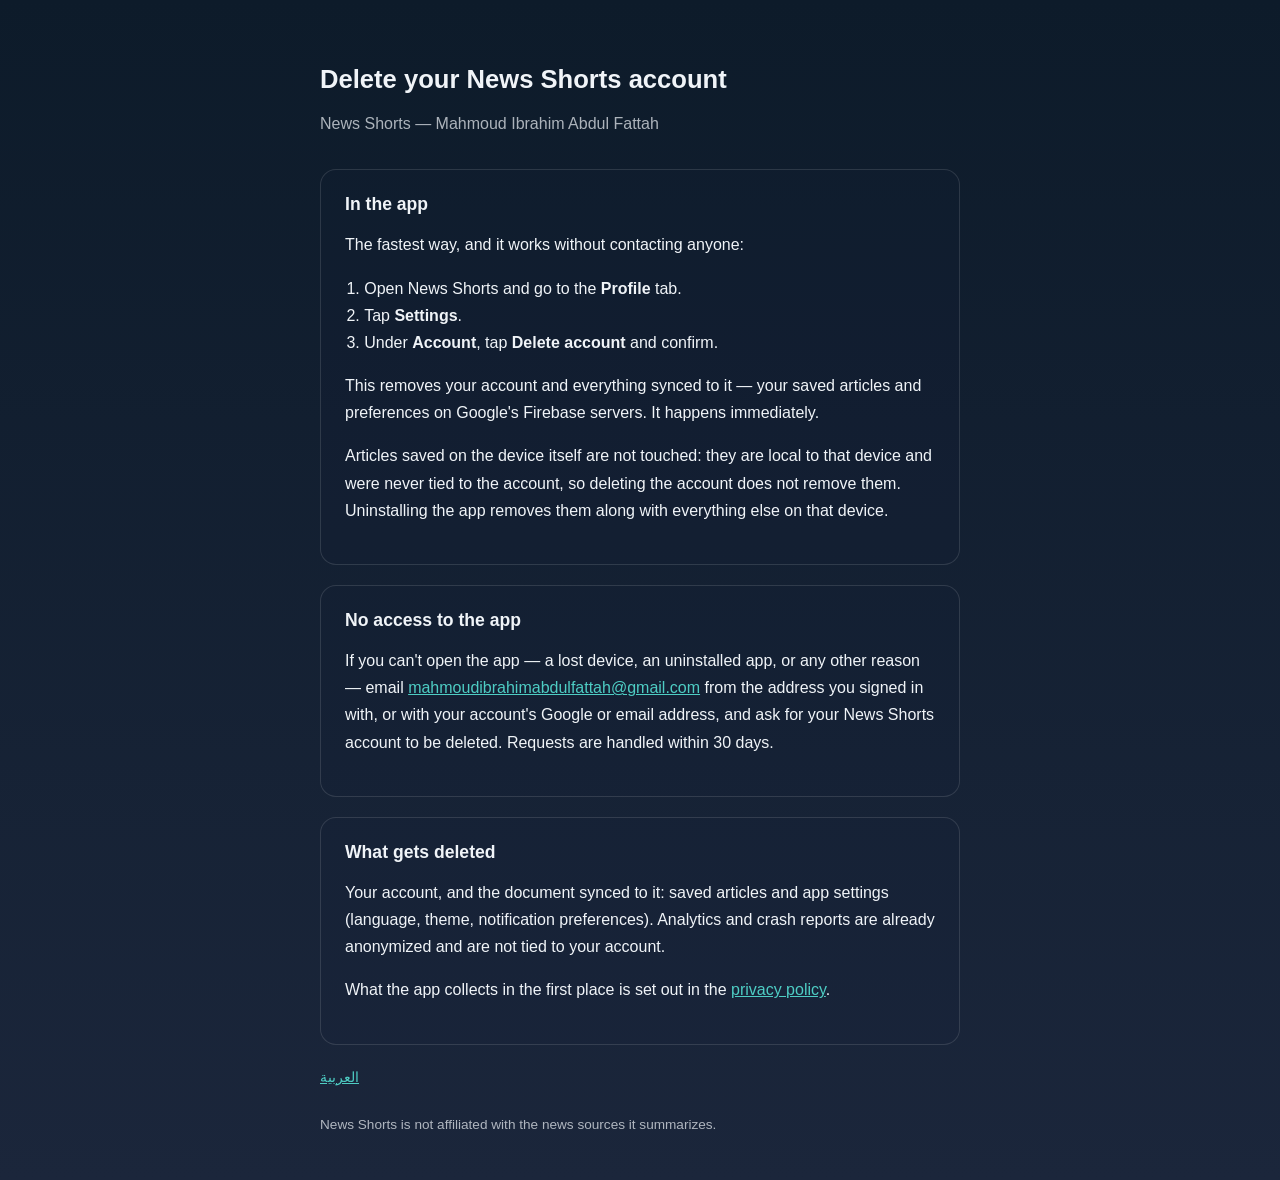
<file: newsshorts-delete-account/index.html>
<!doctype html>
<html lang="en">
<head>
<meta charset="utf-8">
<meta name="viewport" content="width=device-width, initial-scale=1">
<title>Delete your News Shorts account — News Shorts</title>
<meta name="description" content="How to delete your News Shorts account and data.">
<script>
  // Matches the privacy policy: the app appends ?lang= from its own setting,
  // and a visitor arriving from anywhere else gets their browser's language.
  // Runs before the body is parsed so the page never renders twice.
  (function () {
    var requested = new URLSearchParams(location.search).get('lang');
    var browser = (navigator.language || 'en').slice(0, 2).toLowerCase();
    var lang = (requested || browser) === 'ar' ? 'ar' : 'en';
    var root = document.documentElement;
    root.lang = lang;
    root.dir = lang === 'ar' ? 'rtl' : 'ltr';
    root.className = lang;
    if (lang === 'ar') {
      document.addEventListener('DOMContentLoaded', function () {
        document.title = 'حذف حساب News Shorts';
      });
    }
  })();
</script>
<style>
  :root {
    --bg: #0D1B2A;
    --bg-2: #1B263B;
    --card: #16213E1a;
    --text: #F0F4F8;
    --text-dim: #F0F4F8b3;
    --accent: #4ECDC4;
    --border: #FFFFFF1f;
  }
  * { box-sizing: border-box; }
  body {
    margin: 0;
    min-height: 100vh;
    font-family: -apple-system, BlinkMacSystemFont, "Segoe UI", Roboto, Helvetica, Arial, sans-serif;
    background: linear-gradient(180deg, var(--bg), var(--bg-2));
    color: var(--text);
    display: flex;
    justify-content: center;
    padding: 48px 20px;
  }
  main {
    max-width: 640px;
    width: 100%;
  }
  h1 {
    font-size: 1.6rem;
    margin-bottom: 4px;
  }
  .subtitle {
    color: var(--text-dim);
    margin-bottom: 32px;
  }
  section {
    background: var(--card);
    border: 1px solid var(--border);
    border-radius: 16px;
    padding: 24px;
    margin-bottom: 20px;
  }
  h2 {
    font-size: 1.1rem;
    margin-top: 0;
  }
  ol, ul {
    padding-inline-start: 1.2em;
    padding-inline-end: 0;
    line-height: 1.7;
  }
  p { line-height: 1.7; }
  a {
    color: var(--accent);
  }
  code {
    background: #ffffff14;
    padding: 2px 6px;
    border-radius: 6px;
    font-size: 0.9em;
  }
  .switch {
    display: block;
    margin-top: 24px;
    font-size: 0.85rem;
  }
  footer {
    color: var(--text-dim);
    font-size: 0.85rem;
    margin-top: 32px;
  }

  /* One language at a time. English is the default so a browser with
     scripting off still shows readable instructions rather than both. */
  .ar-only { display: none; }
  html.ar .ar-only { display: block; }
  html.ar .en-only { display: none; }
</style>
</head>
<body>
<main>

  <div class="en-only">
    <h1>Delete your News Shorts account</h1>
    <p class="subtitle">News Shorts — Mahmoud Ibrahim Abdul Fattah</p>

    <section>
      <h2>In the app</h2>
      <p>The fastest way, and it works without contacting anyone:</p>
      <ol>
        <li>Open News Shorts and go to the <strong>Profile</strong> tab.</li>
        <li>Tap <strong>Settings</strong>.</li>
        <li>Under <strong>Account</strong>, tap <strong>Delete account</strong> and confirm.</li>
      </ol>
      <p>This removes your account and everything synced to it — your saved
      articles and preferences on Google's Firebase servers. It happens
      immediately.</p>
      <p>Articles saved on the device itself are not touched: they are local to
      that device and were never tied to the account, so deleting the account
      does not remove them. Uninstalling the app removes them along with
      everything else on that device.</p>
    </section>

    <section>
      <h2>No access to the app</h2>
      <p>If you can't open the app — a lost device, an uninstalled app, or any
      other reason — email
      <a href="mailto:mahmoudibrahimabdulfattah@gmail.com?subject=News%20Shorts%20account%20deletion">mahmoudibrahimabdulfattah@gmail.com</a>
      from the address you signed in with, or with your account's Google or
      email address, and ask for your News Shorts account to be deleted.
      Requests are handled within 30 days.</p>
    </section>

    <section>
      <h2>What gets deleted</h2>
      <p>Your account, and the document synced to it: saved articles and app
      settings (language, theme, notification preferences). Analytics and crash
      reports are already anonymized and are not tied to your account.</p>
      <p>What the app collects in the first place is set out in the
      <a href="../newsshorts-privacy/?lang=en">privacy policy</a>.</p>
    </section>

    <a class="switch" href="?lang=ar">العربية</a>
    <footer>News Shorts is not affiliated with the news sources it summarizes.</footer>
  </div>

  <div class="ar-only">
    <h1>حذف حساب News Shorts</h1>
    <p class="subtitle">News Shorts — محمود إبراهيم عبد الفتاح</p>

    <section>
      <h2>من داخل التطبيق</h2>
      <p>أسرع طريقة، ولا تحتاج إلى مراسلة أحد:</p>
      <ol>
        <li>افتح News Shorts واذهب إلى تبويب <strong>الملف الشخصي</strong>.</li>
        <li>اضغط <strong>الإعدادات</strong>.</li>
        <li>ضمن قسم <strong>الحساب</strong>، اضغط <strong>حذف الحساب</strong>
        ثم أكّد.</li>
      </ol>
      <p>يؤدي هذا إلى حذف حسابك وكل ما تزامن معه — مقالاتك المحفوظة وتفضيلاتك
      على خوادم Firebase التابعة لـ Google. ويحدث ذلك فوراً.</p>
      <p>أما المقالات المحفوظة على الجهاز نفسه فلا تُمَس: فهي محليّة على ذلك
      الجهاز ولم ترتبط بالحساب أصلاً، ولذلك لا يحذفها حذف الحساب. وإلغاء تثبيت
      التطبيق يزيلها مع كل شيء آخر على ذلك الجهاز.</p>
    </section>

    <section>
      <h2>إذا تعذّر عليك فتح التطبيق</h2>
      <p>إذا لم تستطع فتح التطبيق — لفقدان الجهاز أو إلغاء تثبيت التطبيق أو لأي
      سبب آخر — راسلنا على
      <a href="mailto:mahmoudibrahimabdulfattah@gmail.com?subject=News%20Shorts%20account%20deletion">mahmoudibrahimabdulfattah@gmail.com</a>
      من البريد الذي سجّلت الدخول به، أو مع ذكر بريد حسابك أو حساب Google
      المرتبط به، واطلب حذف حسابك في News Shorts. وتُنفَّذ الطلبات خلال 30
      يوماً.</p>
    </section>

    <section>
      <h2>ما الذي يُحذف</h2>
      <p>حسابك، والمستند المتزامن معه: المقالات المحفوظة وإعدادات التطبيق
      (اللغة والمظهر وتفضيلات الإشعارات). أما التحليلات وتقارير الأعطال فهي
      مجهولة المصدر أصلاً وغير مرتبطة بحسابك.</p>
      <p>وما يجمعه التطبيق من الأساس موضّح في
      <a href="../newsshorts-privacy/?lang=ar">سياسة الخصوصية</a>.</p>
    </section>

    <a class="switch" href="?lang=en">English</a>
    <footer>News Shorts غير تابع لمصادر الأخبار التي يلخّصها.</footer>
  </div>

</main>
</body>
</html>
</file>
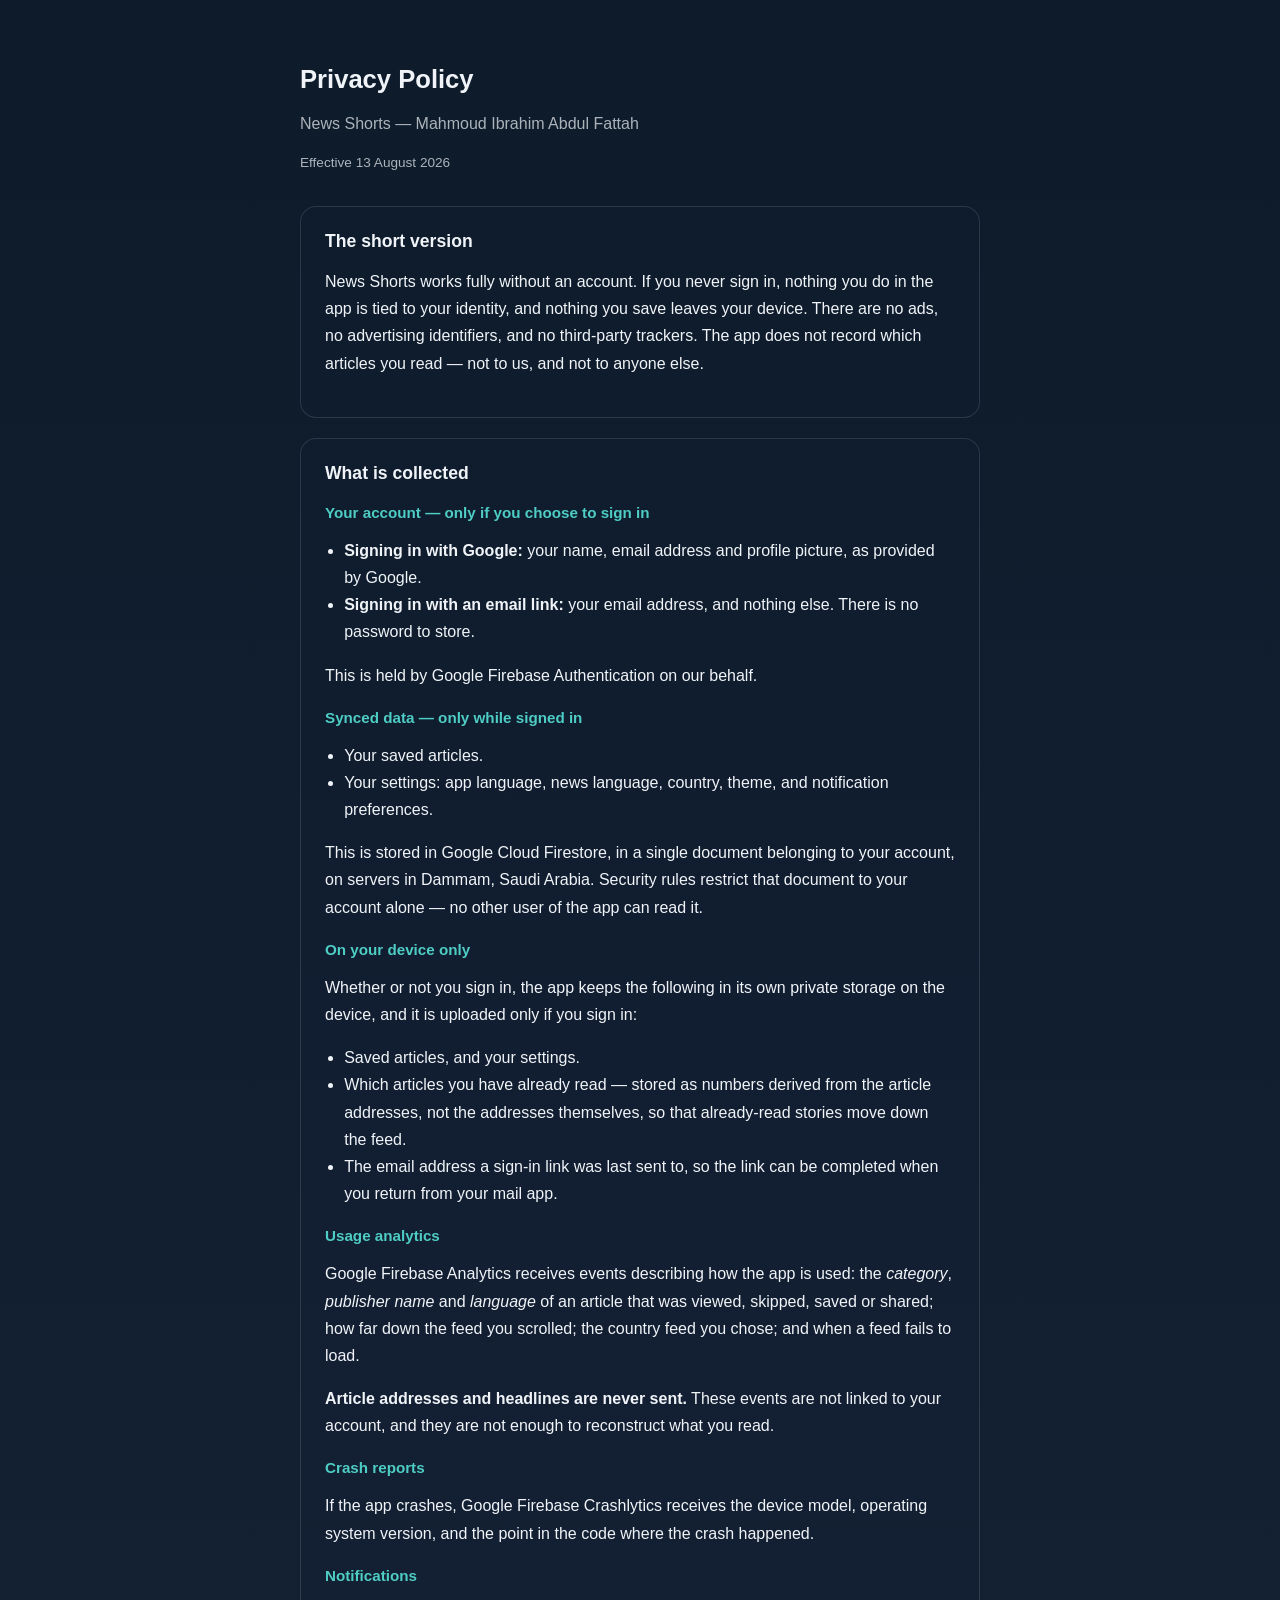
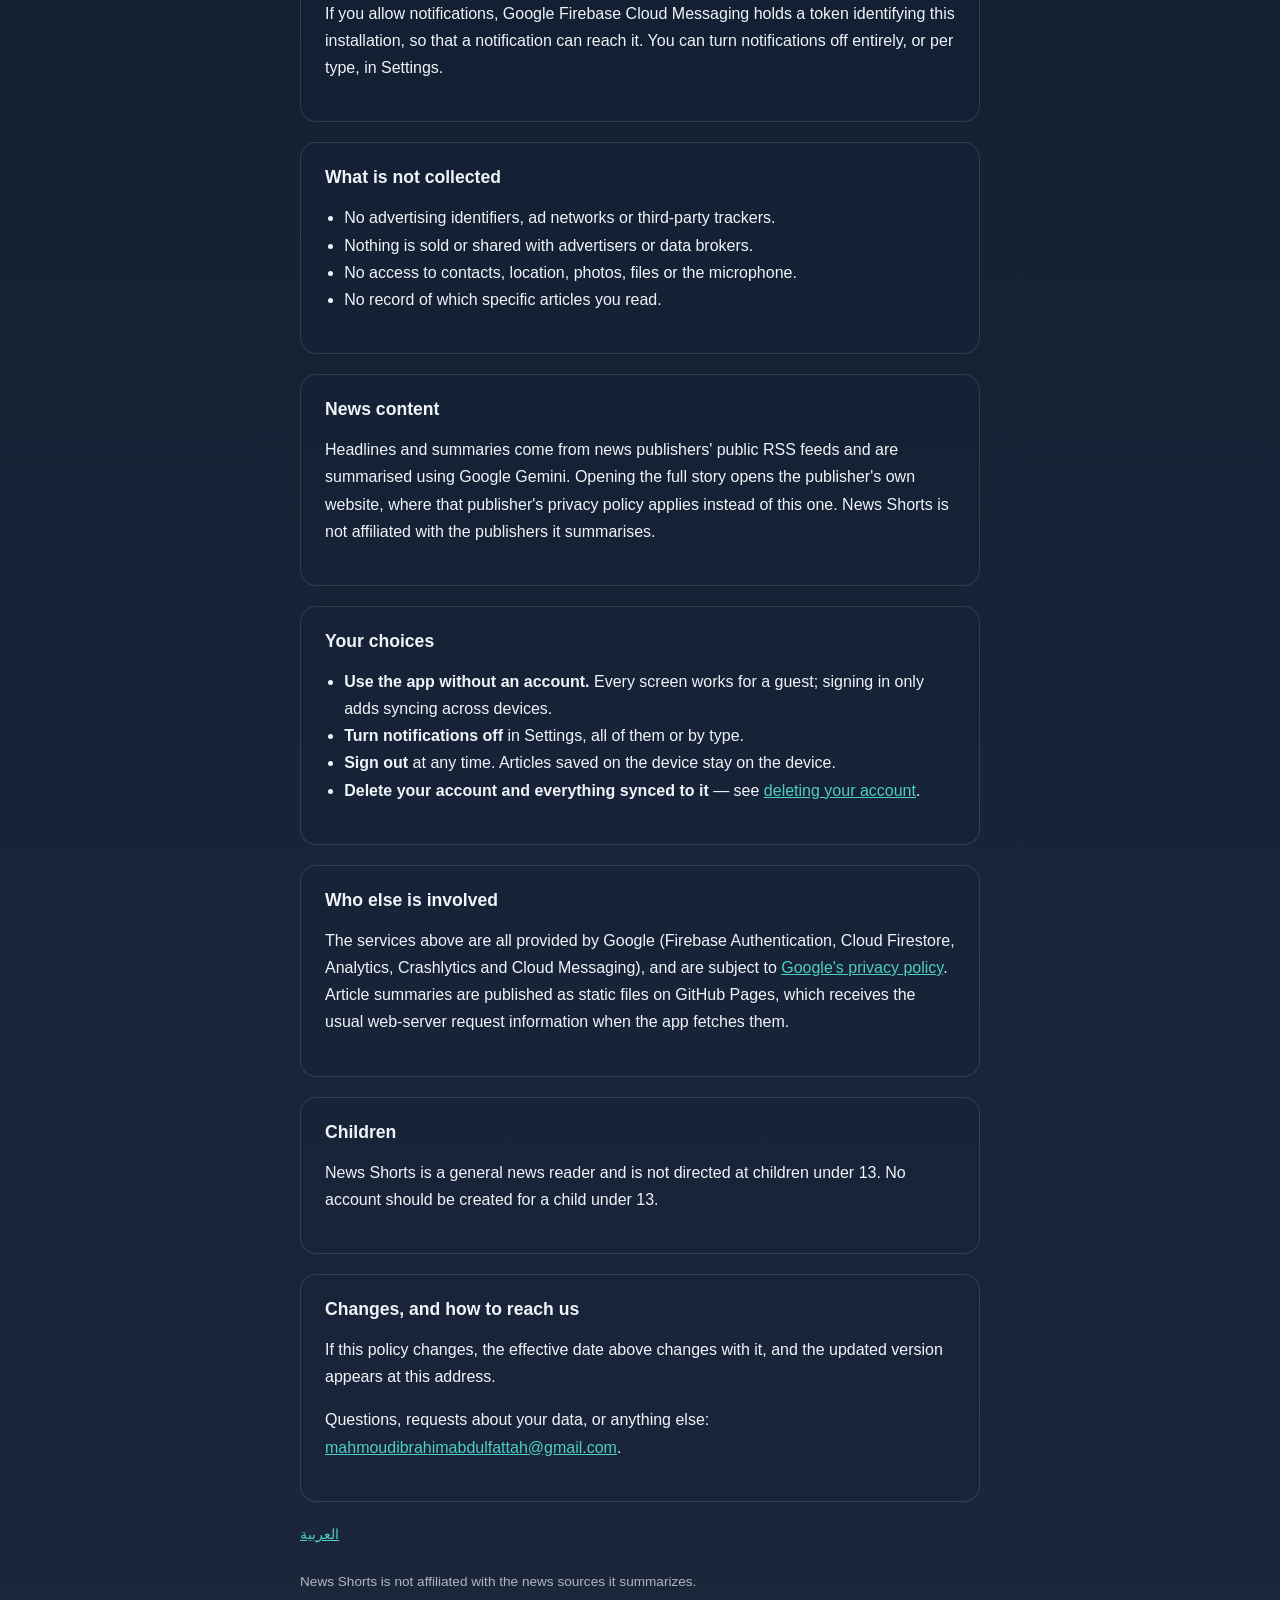
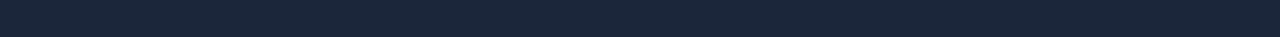
<file: newsshorts-privacy/index.html>
<!doctype html>
<html lang="en">
<head>
<meta charset="utf-8">
<meta name="viewport" content="width=device-width, initial-scale=1">
<title>Privacy Policy — News Shorts</title>
<meta name="description" content="What the News Shorts app collects, what it does not, and how to delete your data.">
<script>
  // Runs before the body is parsed, so the page never renders in one language
  // and then swaps. The app appends ?lang= from its own setting, which is the
  // authority; a visitor arriving from anywhere else gets their browser's
  // language, and English if it is neither.
  (function () {
    var requested = new URLSearchParams(location.search).get('lang');
    var browser = (navigator.language || 'en').slice(0, 2).toLowerCase();
    var lang = (requested || browser) === 'ar' ? 'ar' : 'en';
    var root = document.documentElement;
    root.lang = lang;
    root.dir = lang === 'ar' ? 'rtl' : 'ltr';
    root.className = lang;
    // The browser tab is the one piece of the page that is not in the body,
    // so it would otherwise stay English behind an Arabic policy.
    if (lang === 'ar') {
      document.addEventListener('DOMContentLoaded', function () {
        document.title = 'سياسة الخصوصية — News Shorts';
      });
    }
  })();
</script>
<style>
  :root {
    --bg: #0D1B2A;
    --bg-2: #1B263B;
    --card: #16213E1a;
    --text: #F0F4F8;
    --text-dim: #F0F4F8b3;
    --accent: #4ECDC4;
    --border: #FFFFFF1f;
  }
  * { box-sizing: border-box; }
  body {
    margin: 0;
    min-height: 100vh;
    font-family: -apple-system, BlinkMacSystemFont, "Segoe UI", Roboto, Helvetica, Arial, sans-serif;
    background: linear-gradient(180deg, var(--bg), var(--bg-2));
    color: var(--text);
    display: flex;
    justify-content: center;
    padding: 48px 20px;
  }
  main { max-width: 680px; width: 100%; }
  h1 { font-size: 1.6rem; margin-bottom: 4px; }
  .subtitle { color: var(--text-dim); margin-bottom: 8px; }
  .updated { color: var(--text-dim); font-size: 0.85rem; margin-bottom: 32px; }
  section {
    background: var(--card);
    border: 1px solid var(--border);
    border-radius: 16px;
    padding: 24px;
    margin-bottom: 20px;
  }
  h2 { font-size: 1.1rem; margin-top: 0; }
  h3 { font-size: 0.95rem; margin: 20px 0 6px; color: var(--accent); }
  p, li { line-height: 1.7; }
  ul { padding-inline-start: 1.2em; padding-inline-end: 0; }
  a { color: var(--accent); }
  footer { color: var(--text-dim); font-size: 0.85rem; margin-top: 32px; }
  .switch {
    display: block;
    margin-top: 24px;
    font-size: 0.85rem;
  }

  /* One language at a time. English is the default so that a browser with
     scripting turned off still shows a readable policy rather than both. */
  .ar-only { display: none; }
  html.ar .ar-only { display: block; }
  html.ar .en-only { display: none; }
</style>
</head>
<body>
<main>

  <div class="en-only">
    <h1>Privacy Policy</h1>
    <p class="subtitle">News Shorts — Mahmoud Ibrahim Abdul Fattah</p>
    <p class="updated">Effective 13 August 2026</p>

    <section>
      <h2>The short version</h2>
      <p>News Shorts works fully without an account. If you never sign in, nothing
      you do in the app is tied to your identity, and nothing you save leaves your
      device. There are no ads, no advertising identifiers, and no third-party
      trackers. The app does not record which articles you read — not to us, and
      not to anyone else.</p>
    </section>

    <section>
      <h2>What is collected</h2>

      <h3>Your account — only if you choose to sign in</h3>
      <ul>
        <li><strong>Signing in with Google:</strong> your name, email address and
        profile picture, as provided by Google.</li>
        <li><strong>Signing in with an email link:</strong> your email address,
        and nothing else. There is no password to store.</li>
      </ul>
      <p>This is held by Google Firebase Authentication on our behalf.</p>

      <h3>Synced data — only while signed in</h3>
      <ul>
        <li>Your saved articles.</li>
        <li>Your settings: app language, news language, country, theme, and
        notification preferences.</li>
      </ul>
      <p>This is stored in Google Cloud Firestore, in a single document belonging
      to your account, on servers in Dammam, Saudi Arabia. Security rules restrict
      that document to your account alone — no other user of the app can read it.</p>

      <h3>On your device only</h3>
      <p>Whether or not you sign in, the app keeps the following in its own private
      storage on the device, and it is uploaded only if you sign in:</p>
      <ul>
        <li>Saved articles, and your settings.</li>
        <li>Which articles you have already read — stored as numbers derived from
        the article addresses, not the addresses themselves, so that already-read
        stories move down the feed.</li>
        <li>The email address a sign-in link was last sent to, so the link can be
        completed when you return from your mail app.</li>
      </ul>

      <h3>Usage analytics</h3>
      <p>Google Firebase Analytics receives events describing how the app is used:
      the <em>category</em>, <em>publisher name</em> and <em>language</em> of an
      article that was viewed, skipped, saved or shared; how far down the feed you
      scrolled; the country feed you chose; and when a feed fails to load.</p>
      <p><strong>Article addresses and headlines are never sent.</strong> These
      events are not linked to your account, and they are not enough to reconstruct
      what you read.</p>

      <h3>Crash reports</h3>
      <p>If the app crashes, Google Firebase Crashlytics receives the device model,
      operating system version, and the point in the code where the crash happened.</p>

      <h3>Notifications</h3>
      <p>If you allow notifications, Google Firebase Cloud Messaging holds a token
      identifying this installation, so that a notification can reach it. You can
      turn notifications off entirely, or per type, in Settings.</p>
    </section>

    <section>
      <h2>What is not collected</h2>
      <ul>
        <li>No advertising identifiers, ad networks or third-party trackers.</li>
        <li>Nothing is sold or shared with advertisers or data brokers.</li>
        <li>No access to contacts, location, photos, files or the microphone.</li>
        <li>No record of which specific articles you read.</li>
      </ul>
    </section>

    <section>
      <h2>News content</h2>
      <p>Headlines and summaries come from news publishers' public RSS feeds and
      are summarised using Google Gemini. Opening the full story opens the
      publisher's own website, where that publisher's privacy policy applies
      instead of this one. News Shorts is not affiliated with the publishers it
      summarises.</p>
    </section>

    <section>
      <h2>Your choices</h2>
      <ul>
        <li><strong>Use the app without an account.</strong> Every screen works for
        a guest; signing in only adds syncing across devices.</li>
        <li><strong>Turn notifications off</strong> in Settings, all of them or by
        type.</li>
        <li><strong>Sign out</strong> at any time. Articles saved on the device
        stay on the device.</li>
        <li><strong>Delete your account and everything synced to it</strong> —
        see <a href="../newsshorts-delete-account/?lang=en">deleting your account</a>.</li>
      </ul>
    </section>

    <section>
      <h2>Who else is involved</h2>
      <p>The services above are all provided by Google (Firebase Authentication,
      Cloud Firestore, Analytics, Crashlytics and Cloud Messaging), and are subject
      to <a href="https://policies.google.com/privacy" rel="noopener">Google's
      privacy policy</a>. Article summaries are published as static files on GitHub
      Pages, which receives the usual web-server request information when the app
      fetches them.</p>
    </section>

    <section>
      <h2>Children</h2>
      <p>News Shorts is a general news reader and is not directed at children under
      13. No account should be created for a child under 13.</p>
    </section>

    <section>
      <h2>Changes, and how to reach us</h2>
      <p>If this policy changes, the effective date above changes with it, and the
      updated version appears at this address.</p>
      <p>Questions, requests about your data, or anything else:
      <a href="mailto:mahmoudibrahimabdulfattah@gmail.com?subject=News%20Shorts%20privacy">mahmoudibrahimabdulfattah@gmail.com</a>.</p>
    </section>

    <a class="switch" href="?lang=ar">العربية</a>
    <footer>News Shorts is not affiliated with the news sources it summarizes.</footer>
  </div>

  <div class="ar-only">
    <h1>سياسة الخصوصية</h1>
    <p class="subtitle">News Shorts — محمود إبراهيم عبد الفتاح</p>
    <p class="updated">سارية اعتباراً من 13 أغسطس 2026</p>

    <section>
      <h2>باختصار</h2>
      <p>يعمل تطبيق News Shorts بالكامل من دون حساب. إذا لم تسجّل الدخول، فلا
      يرتبط أي شيء تفعله داخل التطبيق بهويتك، ولا يغادر أي مقال محفوظ جهازك. لا
      توجد إعلانات، ولا معرّفات إعلانية، ولا أدوات تتبّع تابعة لجهات أخرى.
      والتطبيق لا يسجّل المقالات التي تقرأها — لا لدينا ولا لدى غيرنا.</p>
    </section>

    <section>
      <h2>ما الذي يُجمع</h2>

      <h3>حسابك — فقط إذا اخترت تسجيل الدخول</h3>
      <ul>
        <li><strong>الدخول باستخدام Google:</strong> اسمك وبريدك الإلكتروني
        وصورتك الشخصية، كما تقدّمها Google.</li>
        <li><strong>الدخول برابط البريد:</strong> بريدك الإلكتروني فقط لا غير.
        لا توجد كلمة مرور تُخزَّن أصلاً.</li>
      </ul>
      <p>تحتفظ بهذه البيانات خدمة Google Firebase Authentication نيابةً عنّا.</p>

      <h3>البيانات المتزامنة — أثناء تسجيل الدخول فقط</h3>
      <ul>
        <li>مقالاتك المحفوظة.</li>
        <li>إعداداتك: لغة التطبيق، ولغة الأخبار، والدولة، والمظهر، وتفضيلات
        الإشعارات.</li>
      </ul>
      <p>تُخزَّن في Google Cloud Firestore، في مستند واحد يخصّ حسابك، على خوادم
      في الدمّام بالسعودية. وتقصر قواعد الأمان الوصول إلى هذا المستند على حسابك
      وحده — فلا يستطيع أي مستخدم آخر للتطبيق قراءته.</p>

      <h3>على جهازك فقط</h3>
      <p>سواء سجّلت الدخول أم لا، يحتفظ التطبيق بما يلي في مساحته الخاصة على
      الجهاز، ولا يُرفع إلا إذا سجّلت الدخول:</p>
      <ul>
        <li>المقالات المحفوظة وإعداداتك.</li>
        <li>المقالات التي قرأتها بالفعل — تُخزَّن كأرقام مشتقّة من عناوين
        المقالات، لا العناوين نفسها، حتى تنزل الأخبار المقروءة إلى أسفل
        القائمة.</li>
        <li>البريد الإلكتروني الذي أُرسل إليه آخر رابط دخول، لإتمام تسجيل
        الدخول عند عودتك من تطبيق البريد.</li>
      </ul>

      <h3>تحليلات الاستخدام</h3>
      <p>تتلقّى خدمة Google Firebase Analytics أحداثاً تصف طريقة استخدام
      التطبيق: <em>قسم</em> المقال و<em>اسم المصدر</em> و<em>اللغة</em> عند
      عرضه أو تخطّيه أو حفظه أو مشاركته، ومدى تقدّمك في القائمة، والدولة التي
      اخترتها، وحالات فشل تحميل الأخبار.</p>
      <p><strong>لا تُرسَل عناوين المقالات ولا روابطها إطلاقاً.</strong> وهذه
      الأحداث غير مرتبطة بحسابك، ولا تكفي لمعرفة ما قرأته.</p>

      <h3>تقارير الأعطال</h3>
      <p>عند تعطّل التطبيق، تتلقّى خدمة Google Firebase Crashlytics طراز الجهاز
      وإصدار نظام التشغيل وموضع العطل في الكود.</p>

      <h3>الإشعارات</h3>
      <p>إذا سمحت بالإشعارات، تحتفظ خدمة Google Firebase Cloud Messaging برمز
      يعرّف هذا التثبيت حتى يصل الإشعار إليه. ويمكنك إيقاف الإشعارات بالكامل أو
      حسب النوع من الإعدادات.</p>
    </section>

    <section>
      <h2>ما الذي لا يُجمع</h2>
      <ul>
        <li>لا معرّفات إعلانية ولا شبكات إعلانات ولا أدوات تتبّع خارجية.</li>
        <li>لا يُباع أي شيء ولا يُشارَك مع معلنين أو وسطاء بيانات.</li>
        <li>لا وصول إلى جهات الاتصال أو الموقع أو الصور أو الملفات أو
        الميكروفون.</li>
        <li>لا سجلّ للمقالات التي قرأتها تحديداً.</li>
      </ul>
    </section>

    <section>
      <h2>محتوى الأخبار</h2>
      <p>تأتي العناوين والملخّصات من خلاصات RSS العامة للناشرين، وتُلخَّص
      باستخدام Google Gemini. وفتح الخبر كاملاً يفتح موقع الناشر نفسه، حيث تسري
      سياسة خصوصيته هو لا هذه السياسة. و News Shorts غير تابع للناشرين الذين
      يلخّص أخبارهم.</p>
    </section>

    <section>
      <h2>خياراتك</h2>
      <ul>
        <li><strong>استخدم التطبيق بلا حساب.</strong> كل الشاشات تعمل للزائر،
        وتسجيل الدخول يضيف المزامنة بين الأجهزة فقط.</li>
        <li><strong>أوقف الإشعارات</strong> من الإعدادات، كلها أو حسب النوع.</li>
        <li><strong>سجّل الخروج</strong> في أي وقت. والمقالات المحفوظة على
        الجهاز تبقى على الجهاز.</li>
        <li><strong>احذف حسابك وكل ما تزامن معه</strong> — راجع
        <a href="../newsshorts-delete-account/?lang=ar">صفحة حذف الحساب</a>.</li>
      </ul>
    </section>

    <section>
      <h2>الجهات الأخرى</h2>
      <p>كل الخدمات المذكورة أعلاه مقدَّمة من Google (المصادقة، و Cloud Firestore،
      والتحليلات، و Crashlytics، والإشعارات)، وتخضع
      <a href="https://policies.google.com/privacy" rel="noopener">لسياسة خصوصية
      Google</a>. أما ملخّصات الأخبار فتُنشر كملفات ثابتة على GitHub Pages، الذي
      يتلقّى معلومات الطلب المعتادة لأي خادم ويب عند جلب التطبيق لها.</p>
    </section>

    <section>
      <h2>الأطفال</h2>
      <p>News Shorts تطبيق أخبار عام وغير موجَّه للأطفال دون سنّ 13 عاماً، ولا
      ينبغي إنشاء حساب لطفل دون هذه السنّ.</p>
    </section>

    <section>
      <h2>التغييرات والتواصل</h2>
      <p>إذا تغيّرت هذه السياسة، يتغيّر تاريخ السريان أعلاه معها، وتظهر النسخة
      المحدَّثة على هذا العنوان.</p>
      <p>لأي سؤال أو طلب يخصّ بياناتك:
      <a href="mailto:mahmoudibrahimabdulfattah@gmail.com?subject=News%20Shorts%20privacy">mahmoudibrahimabdulfattah@gmail.com</a>.</p>
    </section>

    <a class="switch" href="?lang=en">English</a>
    <footer>News Shorts غير تابع لمصادر الأخبار التي يلخّصها.</footer>
  </div>

</main>
</body>
</html>
</file>
<file: css/resume.css>
/* Any `display` rule outsells the browser's own [hidden] styling, which silently
   breaks every fallback that toggles the attribute. Keep the attribute winning. */
[hidden] {
  display: none !important;
}

:root {
  --blue: #155eef;
  --blue-dark: #004eeb;
  --blue-soft: #eff4ff;
  --night-signal-soft: #b2ccff;
  --action: #155eef;
  --action-hover: #004eeb;
  --action-ink: #ffffff;
  --ink: #101828;
  --ink-soft: #344054;
  --muted: #667085;
  --line: #dfe3ea;
  --line-soft: #edf0f4;
  --surface: #ffffff;
  --surface-soft: #f8fafc;
  --surface-blue: #f5f8ff;
  --header: rgba(255, 255, 255, .97);
  --card: #ffffff;
  --scrollbar: #b4bdcc;
  --phone-shadow: 0 28px 52px rgba(16, 24, 40, .22), 0 8px 18px rgba(16, 24, 40, .12);
  --green: #17b26a;
  --orange: #f97316;
  --violet: #7f56d9;
  --type-display: clamp(2.35rem, 2.85vw, 2.75rem);
  --type-display-weight: 700;
  --type-display-line-height: 1.12;
  --type-display-letter-spacing: -.025em;
  --type-section: clamp(1.375rem, calc(1.125rem + .625vw), 1.625rem);
  --type-section-weight: 700;
  --type-section-line-height: 1.12;
  --type-section-letter-spacing: -.025em;
  --type-body: 16px;
  --type-body-weight: 400;
  --type-body-line-height: 1.65;
  --type-body-letter-spacing: normal;
  --type-label: 12px;
  --type-label-weight: 700;
  --type-label-line-height: 1.35;
  --type-label-letter-spacing: .1em;
  --radius: 10px;
  --radius-small: 8px;
  --space-xs: 4px;
  --space-sm: 8px;
  --space-md: 12px;
  --space-lg: 20px;
  --space-xl: 28px;
  --page: min(100% - 48px, 1466px);
  --ease: cubic-bezier(.16, 1, .3, 1);
}

:root[data-theme="dark"] {
  --blue: #84adff;
  --blue-dark: #b2ccff;
  --blue-soft: #172b4d;
  --action: #155eef;
  --action-hover: #2e6ff2;
  --action-ink: #ffffff;
  --ink: #f9fafb;
  --ink-soft: #d0d5dd;
  --muted: #a7b1c2;
  --line: #344054;
  --line-soft: #263449;
  --surface: #0c111d;
  --surface-soft: #111a2b;
  --surface-blue: #101f38;
  --header: rgba(12, 17, 29, .97);
  --card: #141e31;
  --scrollbar: #53637b;
  --phone-shadow: 0 30px 62px rgba(0, 0, 0, .45), 0 8px 20px rgba(0, 0, 0, .28);
  color-scheme: dark;
}

*, *::before, *::after {
  box-sizing: border-box;
}

html {
  scroll-behavior: smooth;
  scroll-padding-top: 88px;
  scrollbar-gutter: stable;
}

body {
  margin: 0;
  color: var(--ink);
  background: var(--surface);
  font-family: "Manrope", sans-serif;
  font-size: var(--type-body);
  font-weight: var(--type-body-weight);
  line-height: var(--type-body-line-height);
  letter-spacing: var(--type-body-letter-spacing);
  text-rendering: optimizeLegibility;
  -webkit-font-smoothing: antialiased;
  transition: color .25s var(--ease), background-color .25s var(--ease);
}

body.menu-open {
  overflow: hidden;
}

::selection {
  color: var(--action-ink);
  background: var(--action);
}

::-webkit-scrollbar {
  width: 10px;
}

::-webkit-scrollbar-track {
  background: var(--surface-soft);
}

::-webkit-scrollbar-thumb {
  background: var(--scrollbar);
  border: 3px solid var(--surface-soft);
  border-radius: 10px;
}

a {
  color: inherit;
}

button, a {
  -webkit-tap-highlight-color: transparent;
}

button, input, textarea, select {
  font: inherit;
}

img {
  display: block;
  max-width: 100%;
}

.icon {
  width: 1em;
  height: 1em;
  flex: 0 0 auto;
  color: currentColor;
}

.icon path,
.icon circle,
.icon rect,
.icon line,
.icon polyline {
  vector-effect: non-scaling-stroke;
}

h1, h2, h3, p {
  margin-top: 0;
}

h1 {
  max-width: 12ch;
  margin-bottom: var(--space-xl);
  font-size: clamp(3rem, 5.15vw, 5.25rem);
  font-weight: var(--type-display-weight);
  line-height: var(--type-display-line-height);
  letter-spacing: var(--type-display-letter-spacing);
}

.hero h1 span {
  display: block;
  overflow-wrap: normal;
  word-break: normal;
  hyphens: none;
}

h2 {
  margin-bottom: 18px;
  font-size: var(--type-section);
  font-weight: var(--type-section-weight);
  line-height: var(--type-section-line-height);
  letter-spacing: var(--type-section-letter-spacing);
}

h3 {
  font-size: 1.12rem;
  font-weight: 700;
  line-height: 1.12;
  letter-spacing: -.025em;
}

.sr-only {
  position: absolute;
  width: 1px;
  height: 1px;
  padding: 0;
  margin: -1px;
  overflow: hidden;
  clip: rect(0, 0, 0, 0);
  white-space: nowrap;
  border: 0;
}

.skip-link {
  position: fixed;
  z-index: 1000;
  top: var(--space-md);
  left: var(--space-md);
  padding: 10px 14px;
  color: var(--surface);
  background: var(--ink);
  border-radius: var(--radius-small);
  transform: translateY(-160%);
  transition: transform .2s var(--ease);
}

.skip-link:focus {
  transform: translateY(0);
}

:focus-visible {
  outline: 3px solid rgba(21, 94, 239, .34);
  outline-offset: 3px;
}

.site-header {
  position: sticky;
  z-index: 100;
  top: 0;
  height: 72px;
  background: var(--surface);
  border-bottom: 1px solid var(--line);
  transition: background-color .25s var(--ease), border-color .25s var(--ease);
}

.header-inner {
  width: var(--page);
  height: 72px;
  margin-inline: auto;
  display: flex;
  align-items: center;
  justify-content: flex-start;
}

.brand {
  display: inline-flex;
  align-items: center;
  color: var(--ink);
  text-decoration: none;
  font-weight: 800;
  letter-spacing: -.02em;
}

.brand-mark {
  width: 44px;
  height: 30px;
  flex: 0 0 auto;
  color: var(--blue);
  fill: currentColor;
}

/* Collapsed rather than hidden: a `visibility: hidden` name would keep its
   box, leaving 177px of invisible link that still jumps to the top of the
   page when clicked. Nothing sits to the right of the brand — the nav is
   anchored by `margin-left: auto` — so the width animating open moves
   nothing else on the row. */
.brand-name {
  max-width: 0;
  margin-left: 0;
  overflow: hidden;
  opacity: 0;
  font-size: 20px;
  white-space: nowrap;
  transition:
    max-width .34s var(--ease),
    margin-left .34s var(--ease),
    opacity .22s var(--ease);
}

.site-header[data-scrolled="true"] .brand-name {
  max-width: 14rem;
  margin-left: 18px;
  opacity: 1;
}

.primary-nav {
  margin-left: auto;
  display: flex;
  align-items: center;
  gap: 44px;
  font-weight: 600;
}

.header-tools {
  order: 2;
  display: flex;
  align-items: center;
  gap: var(--space-xs);
}

.theme-toggle {
  position: relative;
  width: 40px;
  height: 40px;
  min-height: 40px;
  padding: 0;
  display: grid;
  place-items: center;
  color: var(--ink-soft);
  background: transparent;
  border: 1px solid transparent;
  border-radius: var(--radius-small);
  cursor: pointer;
  transition: color .2s var(--ease), background-color .2s var(--ease), border-color .2s var(--ease);
}

.theme-toggle:hover,
.theme-toggle:focus-visible,
.theme-toggle:active {
  color: var(--blue);
  background: var(--surface-soft);
  border-color: var(--line);
}

.language-switch {
  height: 40px;
  min-height: 40px;
  box-sizing: border-box;
  padding-inline: 11px;
  display: inline-flex;
  align-items: center;
  justify-content: center;
  gap: 7px;
  color: var(--ink-soft);
  border: 1px solid transparent;
  border-radius: var(--radius-small);
  font-size: .82rem;
  font-weight: 700;
  line-height: 1;
  text-decoration: none;
  transition: color .2s var(--ease), background-color .2s var(--ease), border-color .2s var(--ease);
}

.language-switch:hover,
.language-switch:focus-visible,
.language-switch:active {
  color: var(--blue);
  background: var(--surface-soft);
  border-color: var(--line);
}

.language-switch .icon {
  width: 16px;
  height: 16px;
}

html[lang="en"] .language-switch[lang="ar"] {
  font-family: "Alexandria", sans-serif;
}

.theme-icon {
  position: absolute;
  top: 50%;
  left: 50%;
  width: 20px;
  height: 20px;
  margin: -10px 0 0 -10px;
  fill: none;
  stroke: currentColor;
  stroke-width: 1.8;
  stroke-linecap: round;
  stroke-linejoin: round;
  transition: opacity .2s var(--ease), transform .25s var(--ease);
}

.theme-icon-sun,
:root[data-theme="dark"] .theme-icon-moon {
  opacity: 0;
  transform: rotate(-18deg) scale(.72);
}

.theme-icon-moon,
:root[data-theme="dark"] .theme-icon-sun {
  opacity: 1;
  transform: rotate(0) scale(1);
}

.primary-nav > a:not(.button):not(.language-switch) {
  position: relative;
  color: var(--ink);
  text-decoration: none;
  font-size: .91rem;
  font-weight: 600;
}

.primary-nav > a:not(.button):not(.language-switch)::after {
  position: absolute;
  right: 0;
  bottom: -8px;
  left: 0;
  height: 2px;
  background: var(--blue);
  content: "";
  transform: scaleX(0);
  transform-origin: left;
  transition: transform .22s var(--ease);
}

.primary-nav > a:not(.button):not(.language-switch):hover::after,
.primary-nav > a:not(.button):not(.language-switch)[aria-current="true"]::after {
  transform: scaleX(1);
}

.menu-toggle {
  display: none;
  width: 48px;
  height: 48px;
  padding: 0;
  border: 0;
  background: transparent;
}

.menu-toggle span:not(.sr-only) {
  display: block;
  width: 24px;
  height: 2px;
  margin: 6px auto;
  background: var(--ink);
  transition: transform .2s var(--ease);
}

.menu-toggle[aria-expanded="true"] span:nth-of-type(2) {
  transform: translateY(4px) rotate(45deg);
}

.menu-toggle[aria-expanded="true"] span:nth-of-type(3) {
  transform: translateY(-4px) rotate(-45deg);
}

.button {
  min-height: 48px;
  display: inline-flex;
  align-items: center;
  justify-content: center;
  gap: 10px;
  padding: 0 21px;
  border: 1px solid transparent;
  border-radius: var(--radius-small);
  text-decoration: none;
  font-size: .95rem;
  font-weight: 700;
  transition: color .2s var(--ease), background-color .2s var(--ease), border-color .2s var(--ease), transform .2s var(--ease);
}

.button:hover {
  transform: translateY(-2px);
}

.button-primary {
  color: var(--action-ink);
  background: var(--action);
}

.button-primary:hover {
  background: var(--action-hover);
}

.button-secondary {
  color: var(--ink);
  background: var(--surface);
  border-color: var(--line);
}

.button-secondary:hover {
  color: var(--blue);
  border-color: #a8bff1;
}

.button-small {
  min-height: 42px;
  padding-inline: 17px;
  font-size: .87rem;
}

.primary-nav .button-small {
  min-height: 40px;
  padding: 0 20px;
}

.hero {
  width: var(--page);
  min-height: 510px;
  margin-inline: auto;
  display: grid;
  grid-template-columns: minmax(0, 1.02fr) minmax(0, .98fr);
  align-items: center;
  gap: 56px;
  padding: 60px 0 48px;
}

.hero-intro {
  display: grid;
  grid-template-columns: 176px minmax(0, 1fr);
  align-items: start;
  gap: 46px;
}

.identity-line {
  display: flex;
  flex-direction: column;
  align-items: center;
}

/* The name labels the face rather than opening the message column, so the
   headline stays the first thing read on the right. */
.identity-name {
  margin: 16px 0 0;
  color: var(--ink);
  font-size: 17px;
  font-weight: 800;
  letter-spacing: -.02em;
  text-align: center;
  white-space: nowrap;
}

.portrait-frame {
  width: 176px;
  height: 176px;
  flex: 0 0 auto;
  border-radius: 50%;
  box-shadow: 0 18px 42px rgba(16, 24, 40, .13);
  overflow: hidden;
}

.portrait {
  width: 100%;
  height: 100%;
  object-fit: cover;
  border-radius: 50%;
}

:root[data-theme="dark"] .portrait-frame {
  box-shadow: 0 20px 52px color-mix(in srgb, var(--surface) 38%, transparent);
}

.role-line {
  margin: 2px 0 20px;
  color: var(--blue);
  font-size: 15px;
  font-weight: 700;
}

.role-tech {
  unicode-bidi: isolate;
  white-space: nowrap;
}

.term-nowrap {
  white-space: nowrap;
}

.hero h1 {
  max-width: 620px;
  margin: 0 0 20px;
  font-size: 45px;
  line-height: 1.18;
  letter-spacing: -.032em;
}

.hero-lede {
  max-width: 570px;
  margin: 0 0 26px;
  color: var(--ink-soft);
  font-size: 18px;
  line-height: 1.65;
}

.hero-actions {
  display: flex;
  flex-wrap: wrap;
  align-items: center;
  gap: 14px;
}

.proof-row {
  margin-top: 24px;
  margin-inline-start: 222px;
  padding-top: 16px;
  display: grid;
  grid-template-columns: 1.1fr 1.43fr 1.48fr 1.1fr;
  border-top: 1px solid var(--line);
}

.proof-row > div {
  min-width: 0;
  padding-inline: clamp(0px, calc((100vw - 1181px) * .028), 10px);
  display: grid;
  grid-template-columns: clamp(14px, 1.05vw, 16px) minmax(0, 1fr);
  align-items: flex-start;
  column-gap: clamp(5px, .45vw, 7px);
  row-gap: 2px;
  border-inline-end: 1px solid var(--line);
}

.proof-row > div:first-child { padding-inline-start: 0; }
.proof-row > div:last-child {
  padding-inline-end: 0;
  border-inline-end: 0;
}

.proof-row .icon {
  width: clamp(14px, 1.05vw, 16px);
  height: clamp(14px, 1.05vw, 16px);
  color: var(--blue);
}

.proof-row span { display: contents; }

.proof-row strong {
  grid-column: 2;
  color: var(--ink);
  font-size: clamp(10px, .78vw, 12px);
  line-height: 1.3;
  letter-spacing: -.01em;
  font-variant-numeric: tabular-nums;
  white-space: nowrap;
}

.proof-row small {
  grid-column: 1 / -1;
  margin-top: 0;
  color: var(--muted);
  font-size: clamp(8.5px, .62vw, 9.5px);
  line-height: 1.3;
  letter-spacing: -.01em;
  white-space: nowrap;
}

.device-stage {
  position: relative;
  min-height: 600px;
  display: grid;
  grid-template-columns: max-content minmax(0, 1fr) max-content minmax(0, 1fr) max-content;
  align-items: center;
  isolation: isolate;
}

.product-visual {
  min-width: 0;
}

.concept-note {
  margin: 24px 0 0;
  color: var(--muted);
  text-align: center;
  font-size: .7rem;
}

.device-stage::before {
  display: none;
}

.device-proof {
  position: relative;
  z-index: 1;
  display: flex;
  flex-direction: column;
  align-items: center;
  gap: var(--space-md);
}

.device-proof-android {
  transform: none;
}

.device-proof-ios {
  transform: none;
}

.core-connector {
  z-index: 0;
  width: 100%;
  border-top: 2px dashed #8eb0f6;
}

.device-label {
  display: flex;
  align-items: center;
  gap: var(--space-sm);
  font-size: .92rem;
  font-weight: 700;
}

.device-label .icon {
  width: 1.15rem;
  height: 1.15rem;
}

.phone {
  --phone-screen: #ffffff;
  --phone-text: #151a22;
  --phone-secondary: #667085;
  --phone-subtle: #98a2b3;
  --phone-panel: #f7f9fc;
  --phone-panel-border: #edf0f4;
  --phone-accent: #155eef;
  --phone-accent-border: #c9d9ff;
  --phone-control-text: #ffffff;
  --phone-ring-track: #d9e5ff;
  --phone-bar: #2e79ef;
  --phone-weekend: #98a2b3;
  --phone-nav-indicator: #dce8ff;
  position: relative;
  z-index: 2;
  width: clamp(210px, 17vw, 246px);
  aspect-ratio: .49;
  padding: 9px;
  background: #11151b;
  border-radius: 35px;
  box-shadow: var(--phone-shadow);
}

:root[data-theme="dark"] .phone {
  --phone-screen: #0b1421;
  --phone-text: #f9fafb;
  --phone-secondary: #b8c2d1;
  --phone-subtle: #718096;
  --phone-panel: #101c2a;
  --phone-panel-border: #263449;
  --phone-accent: #2e90fa;
  --phone-accent-border: #24568f;
  --phone-control-text: #ffffff;
  --phone-ring-track: #1b3761;
  --phone-bar: #2e90fa;
  --phone-weekend: #53637b;
  --phone-nav-indicator: #17345c;
}

.phone::after {
  position: absolute;
  inset: 2px;
  border: 1px solid rgba(255, 255, 255, .2);
  border-radius: 33px;
  content: "";
  pointer-events: none;
}

.phone-camera {
  position: absolute;
  z-index: 2;
  top: 17px;
  left: 50%;
  width: 11px;
  height: 11px;
  background: #0b0d11;
  border: 2px solid #30343b;
  border-radius: 50%;
  transform: translateX(-50%);
}

.phone-camera-ios {
  width: 70px;
  height: 21px;
  top: 15px;
  border: 0;
  border-radius: 20px;
}

.phone-screen {
  height: 100%;
  padding: 22px var(--space-md) 11px;
  display: flex;
  flex-direction: column;
  color: var(--phone-text);
  background: var(--phone-screen);
  border-radius: 27px;
  overflow: hidden;
}

.app-status,
.app-title,
.app-nav {
  display: flex;
  align-items: center;
  justify-content: space-between;
}

.app-status {
  margin-bottom: 14px;
  font-size: 7px;
  font-weight: 800;
}

.status-icons,
.app-title-group,
.app-title-actions {
  display: flex;
  align-items: center;
}

.status-icons { gap: 2px; }

.status-icons svg {
  width: 9px;
  height: 9px;
}

.app-title {
  margin-bottom: 11px;
  font-size: 12px;
  font-weight: 800;
}

.app-title .icon {
  width: 12px;
  height: 12px;
}

.app-title-group { gap: 7px; }
.app-title-actions { gap: 8px; }

.app-title-ios {
  align-items: end;
  font-size: 16px;
}

.app-title-ios .icon {
  width: 13px;
  height: 13px;
  margin-bottom: 2px;
}

.focus-panel {
  position: relative;
  min-height: 86px;
  margin-bottom: 8px;
  padding: 10px;
  display: flex;
  flex-direction: column;
  align-items: flex-start;
  background: var(--phone-panel);
  border: 1px solid var(--phone-panel-border);
  border-radius: 9px;
}

.focus-panel > span:first-child {
  color: var(--phone-secondary);
  font-size: 8px;
}

.focus-panel strong {
  margin-bottom: 7px;
  color: var(--phone-accent);
  font-size: 14px;
}

.focus-panel .mock-button {
  min-width: 54px;
  padding: var(--space-xs) 10px;
  display: inline-block;
  color: var(--phone-control-text);
  background: var(--phone-accent);
  border: 1px solid var(--phone-accent-border);
  border-radius: 5px;
  font-size: 8px;
  font-weight: 700;
  text-align: center;
}

.progress-ring {
  position: absolute;
  top: 17px;
  right: 12px;
  width: 46px;
  height: 46px;
  border: 6px solid var(--phone-ring-track);
  border-top-color: var(--phone-accent);
  border-right-color: var(--phone-accent);
  border-radius: 50%;
  transform: rotate(14deg);
}

.task-list {
  padding: 8px;
  display: flex;
  flex-direction: column;
  gap: 6px;
  font-size: 7px;
  background: var(--phone-panel);
  border: 1px solid var(--phone-panel-border);
  border-radius: 9px;
}

.mock-section-header {
  display: flex;
  align-items: center;
  justify-content: space-between;
  color: var(--phone-secondary);
  font-size: 7px;
}

.mock-section-header strong {
  color: var(--phone-text);
  font-size: 9px;
}

.task-row,
.task-row > span {
  display: flex;
  align-items: center;
}

.task-row { justify-content: space-between; }
.task-row > span { min-width: 0; gap: 6px; white-space: nowrap; }

.task-row i {
  width: 9px;
  height: 9px;
  flex: 0 0 auto;
  border: 1px solid var(--phone-accent);
  border-radius: 50%;
}

.task-row .task-trailing { border-color: var(--phone-subtle); }

.activity-panel {
  min-height: 70px;
  margin-top: 8px;
  display: flex;
  flex-direction: column;
}

.activity-bars {
  height: 52px;
  padding-top: 5px;
  display: flex;
  align-items: end;
  justify-content: space-around;
  gap: 4px;
}

.activity-bars > span {
  height: 100%;
  display: flex;
  flex-direction: column;
  align-items: center;
  justify-content: end;
  gap: 3px;
}

.activity-bars i {
  width: 5px;
  height: 45%;
  background: var(--phone-bar);
  border-radius: 4px;
}

.activity-bars span:nth-child(1) i { height: 72%; }
.activity-bars span:nth-child(2) i { height: 48%; }
.activity-bars span:nth-child(3) i { height: 78%; }
.activity-bars span:nth-child(4) i { height: 54%; }
.activity-bars span:nth-child(5) i { height: 70%; }
.activity-bars span:nth-child(6) i { height: 50%; }
.activity-bars span:nth-child(7) i { height: 58%; }

.activity-bars small {
  color: var(--phone-secondary);
  font-size: 6px;
  line-height: 1;
}

.activity-bars .is-weekend i { background: var(--phone-weekend); }

.app-nav {
  min-height: 38px;
  margin-top: auto;
  padding-top: 5px;
  color: var(--phone-secondary);
  border-top: 1px solid var(--phone-panel-border);
  font-size: 6px;
}

.app-nav-item {
  min-width: 30px;
  display: flex;
  flex-direction: column;
  align-items: center;
  gap: 2px;
}

.app-nav-icon {
  position: relative;
  width: 28px;
  height: 18px;
  display: grid;
  place-items: center;
}

.app-nav-icon svg {
  position: relative;
  z-index: 1;
  width: 11px;
  height: 11px;
}

.app-nav-item.is-active { color: var(--phone-accent); }

.app-nav-android .is-active .app-nav-icon::before {
  position: absolute;
  inset: 0;
  background: var(--phone-nav-indicator);
  border-radius: 9px;
  content: "";
}

.app-nav-ios .app-nav-icon { height: 14px; }

.app-nav-ios .is-active .app-nav-icon::before {
  display: none;
}

.shared-core {
  position: relative;
  z-index: 1;
  width: 106px;
  min-height: 132px;
  padding: 18px 10px;
  display: flex;
  flex-direction: column;
  align-items: center;
  justify-content: center;
  gap: var(--space-md);
  text-align: center;
  background: var(--card);
  border: 1px solid var(--line);
  border-radius: var(--radius);
}

.core-mark {
  width: 32px;
  height: 32px;
  display: block;
}

.shared-core strong {
  font-size: .8rem;
  line-height: 1.35;
}

.section {
  width: var(--page);
  margin-inline: auto;
  padding-block: 84px;
  border-top: 1px solid var(--line-soft);
}

.section-work {
  padding-block: 0;
  border-top: 0;
}

.process {
  border-top: 0;
}

.section-heading {
  max-width: 720px;
  margin-bottom: 18px;
}

.section-heading p {
  max-width: 66ch;
  margin-bottom: 0;
  color: var(--muted);
  font-size: 1.08rem;
}

.section-heading-inline {
  max-width: none;
  display: flex;
  align-items: end;
  justify-content: space-between;
  gap: 32px;
}

.section-heading-inline > div {
  max-width: 720px;
}

.text-link {
  display: inline-flex;
  align-items: center;
  gap: var(--space-sm);
  color: var(--blue);
  text-decoration-thickness: 1px;
  text-underline-offset: 5px;
  font-weight: 700;
}

.text-link:hover {
  color: var(--blue-dark);
}

.featured-work-panel {
  padding: 20px 34px 22px;
  border: 1px solid var(--line);
  border-radius: 10px;
}

.work-panel-heading {
  margin-bottom: 18px;
  display: flex;
  align-items: flex-end;
  justify-content: space-between;
}

.work-panel-heading h2 {
  margin: 0;
  font-size: 25px;
  letter-spacing: -.025em;
}

.work-toggle {
  min-height: 36px;
  padding: 6px 0;
  appearance: none;
  color: var(--blue);
  background: transparent;
  border: 0;
  cursor: pointer;
}

.work-toggle .icon {
  transition: transform .3s var(--ease);
}

.work-toggle[aria-expanded="true"] .icon {
  transform: rotate(180deg);
}

.featured-work {
  display: grid;
  grid-template-columns: repeat(4, minmax(0, 1fr));
  gap: 16px;
}

/* Cards share a row height so their tag rows line up. An open disclosure would
   drag that shared height up with it and leave the other three cards holding a
   void, so while it is open every card falls back to its own content height. */
.featured-work:has(#news-shorts-details[data-disclosure-ready][aria-hidden="false"]) {
  align-items: start;
}

.work-item {
  position: relative;
  min-width: 0;
  min-height: 180px;
  padding: 16px;
  display: grid;
  grid-template-columns: 72px minmax(0, 1fr);
  align-items: start;
  gap: 16px;
  color: var(--ink);
  background: var(--card);
  border: 1px solid var(--line);
  border-radius: 8px;
  text-decoration: none;
  transition: transform .3s var(--ease), background-color .3s var(--ease), border-color .3s var(--ease);
}

a.work-item:hover,
.work-item-news:hover {
  background: var(--surface-blue);
  border-color: var(--blue);
  transform: translateY(-3px);
}

.work-item-internal:hover {
  background: var(--surface-blue);
  border-color: var(--blue);
  transform: translateY(-3px);
}

a.work-item:focus-visible {
  outline: 3px solid var(--blue);
  outline-offset: 4px;
  transform: translateY(-3px);
}

.work-item-news:has(.news-toggle:focus-visible) {
  outline: 3px solid var(--blue);
  outline-offset: 4px;
  transform: translateY(-3px);
}

.project-art {
  width: 72px;
  height: 72px;
  display: block;
}

.project-icon,
.project-art > .project-monogram {
  width: 100%;
  height: 100%;
  border-radius: 14px;
}

.project-icon {
  object-fit: cover;
}

.work-item-content {
  min-width: 0;
  min-height: 100%;
  display: flex;
  flex-direction: column;
}

.work-item-news {
  row-gap: 0;
  cursor: pointer;
}

.project-monogram {
  width: 82px;
  height: 82px;
  display: grid;
  place-items: center;
  color: #fff;
  border-radius: 14px;
  font-size: 28px;
  font-weight: 800;
}

.project-ww { background: #173f9d; }
.project-news { background: #ef002f; }
.project-cv { background: #7f4bd7; }
.project-sgs { background: #ff6b0b; font-size: 20px; }
.project-smart { background: #123047; font-size: 20px; }
.project-we { background: #64288f; font-size: 20px; }
.project-mystery { background: #13795b; font-size: 20px; }
.project-data { background: #245b78; font-size: 20px; }

.work-title-row {
  display: flex;
  align-items: flex-start;
  justify-content: space-between;
  flex-wrap: wrap;
  gap: 6px 12px;
}

.work-title-row .work-destination {
  position: relative;
  z-index: 1;
}

.work-title-row:has(.work-status) {
  display: block;
}

.work-title-row:has(.work-status) h3 {
  display: inline;
  margin-inline-end: 8px;
}

.work-title-row h3 {
  margin: 2px 0 6px;
  font-size: 15px;
  line-height: 1.35;
}

.work-destination {
  min-height: 22px;
  display: inline-flex;
  align-items: center;
  gap: 4px;
  color: var(--blue);
  font-size: 10.5px;
  font-weight: 700;
  line-height: 1.2;
  white-space: nowrap;
}

a.work-destination {
  text-decoration: none;
}

a.work-destination:hover {
  color: var(--blue-dark);
}

a.work-destination:focus-visible {
  outline: 3px solid var(--blue);
  outline-offset: 3px;
  border-radius: 3px;
}

.work-destination .icon {
  width: 13px;
  height: 13px;
}

/* A bordered pill, so the label reads as a classification rather than as
   another store link. */
.work-status {
  display: inline-block;
  margin-inline-end: auto;
  padding: 3px 6px;
  color: var(--ink-soft);
  background: var(--surface);
  border: 1px solid var(--line);
  border-radius: 99px;
  font-size: 9px;
  font-weight: 800;
  line-height: 1;
  letter-spacing: .05em;
  text-transform: uppercase;
}

.work-item p {
  margin: 0 0 12px;
  color: var(--muted);
  font-size: 12.5px;
  line-height: 1.5;
}

.tag-list {
  margin: auto 0 0;
  padding: 0;
  display: flex;
  flex-wrap: wrap;
  gap: 6px;
  list-style: none;
}

.tag-list li {
  padding: 7px 10px;
  color: var(--ink-soft);
  background: var(--surface-soft);
  border-radius: 99px;
  font-size: 11px;
  line-height: 1;
  white-space: nowrap;
}

.work-more {
  display: grid;
  grid-template-rows: 1fr;
  opacity: 1;
  visibility: visible;
  transition: grid-template-rows .45s var(--ease), opacity .24s ease-out, visibility 0s;
}

.work-more-inner {
  min-height: 0;
  overflow: hidden;
}

.featured-work-more {
  padding-top: 16px;
}

.work-more[aria-hidden="true"] {
  grid-template-rows: 0fr;
  opacity: 0;
  visibility: hidden;
  transition: grid-template-rows .45s var(--ease), opacity .2s ease-out, visibility 0s .45s;
}

.work-more.is-initializing {
  transition: none;
}

/* The HTML fallback keeps disclosures open when JavaScript is unavailable.
   In a JavaScript-capable page, collapse them before the external script
   arrives so the first grid paint cannot inherit the full details height. */
.js .work-more:not([data-disclosure-ready]),
.js .news-details:not([data-disclosure-ready]) {
  grid-template-rows: 0fr;
  opacity: 0;
  visibility: hidden;
  transition: none;
}

.news-toggle {
  position: absolute;
  inset: 0;
  margin: 0;
  padding: 0;
  appearance: none;
  color: var(--blue);
  background: transparent;
  border: 0;
  border-radius: inherit;
  cursor: pointer;
}

.news-toggle::after {
  content: '';
  position: absolute;
  inset: 0;
  border-radius: inherit;
}

.news-toggle:focus-visible {
  outline: none;
}

.news-toggle .icon {
  position: absolute;
  right: 16px;
  bottom: 16px;
  width: 18px;
  height: 18px;
  transition: transform .3s var(--ease);
}

.news-toggle[aria-expanded="true"] .icon {
  right: 12px;
  bottom: 12px;
  transform: rotate(180deg);
}

/* Once the details rise above the card overlay, turn the disclosure into a
   dedicated close control instead of leaving its full-card hit area behind the
   expanded panel. */
.news-toggle[aria-expanded="true"] {
  z-index: 2;
  inset: auto 8px 8px auto;
  width: 44px;
  height: 44px;
  color: var(--blue);
  background: var(--surface-soft);
  border: 1px solid var(--line-soft);
  border-radius: var(--radius-small);
}

.news-toggle[aria-expanded="true"]:hover {
  color: var(--blue-dark);
  border-color: var(--line);
}

.work-item-news:has(.news-toggle[aria-expanded="true"]) .news-details-inner {
  padding-bottom: 52px;
}

.news-details {
  position: relative;
  z-index: 1;
  grid-column: 1 / -1;
  display: grid;
  grid-template-rows: 1fr;
  opacity: 1;
  visibility: visible;
  transition: grid-template-rows .45s var(--ease), opacity .24s ease-out, visibility 0s;
}

.news-details-inner {
  min-height: 0;
  overflow: hidden;
}

.news-details[aria-hidden="true"] {
  grid-template-rows: 0fr;
  opacity: 0;
  visibility: hidden;
  transition: grid-template-rows .45s var(--ease), opacity .2s ease-out, visibility 0s .45s;
}

.news-details.is-initializing {
  transition: none;
}

.news-details-list {
  margin: 4px 0 0;
  padding: 0;
}

.news-details-list > div {
  padding-block: 10px;
  border-top: 1px solid var(--line-soft);
}

.news-details-list dt {
  color: var(--ink);
  font-size: 10px;
  font-weight: 800;
  line-height: 1.35;
}

.news-details-list dd {
  margin: 3px 0 0;
  color: var(--muted);
  font-size: 11px;
  line-height: 1.5;
}

.news-details-list code {
  color: var(--ink-soft);
  font-family: inherit;
  font-weight: 700;
}

.news-source-link {
  min-height: 36px;
  margin-top: 2px;
  font-size: 11px;
}

.work-proof-footer {
  margin-top: 0;
  padding: 20px 2px 8px;
}

.skills-title {
  margin: 0 0 12px;
  font-size: 18px;
}

.work-skill-shelf {
  display: flex;
  align-items: center;
  justify-content: space-between;
}

.work-skill-shelf span {
  min-height: 36px;
  display: inline-flex;
  flex: 0 0 auto;
  align-items: center;
  justify-content: center;
  gap: 9px;
  font-size: 11px;
  font-weight: 700;
  white-space: nowrap;
}

.skill-divider {
  width: 1px;
  height: 20px;
  display: block;
  flex: 0 0 1px;
  background: var(--line);
}

.skill-logo {
  width: 20px;
  height: 20px;
  flex: 0 0 20px;
  transform: scale(var(--skill-logo-scale, 1));
}

.skill-logo--kotlin,
.skill-logo--kmp { --skill-logo-scale: .82; }
.skill-logo--compose { --skill-logo-scale: .9; }
.skill-logo--coroutines,
.skill-logo--swift,
.skill-logo--swiftui { --skill-logo-scale: .86; }
.skill-logo--architecture { --skill-logo-scale: 1.04; }
.skill-logo--firebase { --skill-logo-scale: 1.12; }
.skill-logo--git { --skill-logo-scale: .9; }
.skill-logo--cicd { --skill-logo-scale: 1.08; }

.skill-house {
  fill: none;
  stroke: var(--blue);
  stroke-width: 1.6;
  stroke-linecap: round;
  stroke-linejoin: round;
}

.quiet-cta {
  width: 100%;
  min-height: 80px;
  padding: 14px 18px;
  display: flex;
  align-items: center;
  gap: 16px;
  color: var(--ink);
  background: var(--surface);
  border: 1px solid var(--line);
  border-radius: var(--radius);
  text-decoration: none;
  transition: border-color .2s var(--ease), transform .2s var(--ease);
}

.quiet-cta:hover {
  transform: translateY(-2px);
}

/* The wrapper never leaves the flow. Docking used to make it `fixed`, which took
   96px out of the document; near the foot of the page the browser then clamped
   the scroll position, which pushed the bar back into flow, which restored the
   height — a loop the reader saw as shaking. Only the bar inside moves now, so
   the document height never changes. */
.floating-contact {
  position: relative;
  z-index: 20;
  width: var(--page);
  min-height: 80px;
  margin: 16px auto 0;
}

.floating-contact > .quiet-cta {
  transition: opacity .3s var(--ease), transform .3s var(--ease),
              border-color .2s var(--ease);
}

.floating-contact.is-fixed > .quiet-cta {
  position: fixed;
  z-index: 90;
  right: 0;
  bottom: 16px;
  left: 0;
  width: var(--page);
  margin-inline: auto;
}

/* One frame of offset at the moment of docking, so the bar lifts into place
   instead of appearing. */
.floating-contact.is-settling > .quiet-cta {
  opacity: 0;
  transform: translateY(10px);
}

.quiet-cta-icon {
  width: 34px;
  height: 34px;
  flex: 0 0 34px;
  display: grid;
  place-items: center;
  color: var(--ink);
  border: 0;
  font-size: 1.55rem;
}

.quiet-cta-copy {
  min-width: 0;
  display: flex;
  flex: 1 1 auto;
  flex-direction: column;
}

.quiet-cta-copy strong {
  font-size: .92rem;
}

.quiet-cta-copy small {
  color: var(--muted);
  font-size: .72rem;
}

.quiet-cta-action {
  min-height: 44px;
  padding-inline: 18px;
  display: inline-flex;
  align-items: center;
  justify-content: center;
  gap: 10px;
  color: var(--action-ink);
  background: var(--action);
  border-radius: var(--radius-small);
  font-size: .78rem;
  font-weight: 700;
  white-space: nowrap;
}

@media (min-width: 1181px) {
  .button {
    min-height: 42px;
  }

  .hero {
    grid-template-columns: minmax(0, 1.63fr) minmax(0, 1fr);
    gap: 24px;
  }

  .hero h1 {
    max-width: none;
    font-size: clamp(37px, 2.93vw, 45px);
  }

  .hero h1 span { white-space: nowrap; }

  .device-stage {
    min-height: 440px;
  }

  .phone {
    width: clamp(180px, 13.3vw, 204px);
    padding: 7px;
    border-radius: 29px;
  }

  .phone::after { border-radius: 27px; }
  .phone-screen { padding: 19px 9px 9px; border-radius: 23px; }
  .phone-camera { top: 13px; }
  .phone-camera-ios { width: 52px; height: 17px; }
  .app-status { margin-bottom: 13px; }
  .app-title { margin-bottom: var(--space-md); font-size: 11px; }
  .app-title-ios { font-size: 14px; }
  .focus-panel { min-height: 86px; margin-bottom: 13px; padding: 10px; }
  .focus-panel strong { font-size: 13px; }
  .focus-panel .mock-button { min-width: 42px; font-size: 6px; }
  .progress-ring { top: 18px; right: 10px; width: 41px; height: 41px; border-width: 5px; }
  .task-list { gap: 7px; font-size: 6px; }
  .task-list strong { font-size: 8px; }
  .activity-bars { height: 34px; gap: 7px; }
  .app-nav { padding-top: var(--space-sm); font-size: 7px; }
  .device-label { font-size: .76rem; }

  .shared-core {
    width: 84px;
    min-height: 104px;
    padding: var(--space-md) 6px;
    gap: 6px;
  }

  .core-mark { width: 28px; height: 28px; }
  .shared-core strong { font-size: .66rem; }
  .concept-note { display: none; }

  .quiet-cta { min-height: 80px; padding: 10px 42px; gap: 24px; }

}

.process-list {
  --process-gap: 56px;
  --process-arrow-offset: -28px;
  margin: 0;
  padding: 0;
  display: grid;
  grid-template-columns: repeat(3, 1fr);
  gap: var(--process-gap);
  margin-top: 46px;
  position: relative;
  list-style: none;
}

.process-list::before {
  position: absolute;
  z-index: 0;
  right: calc(16.6667% - 18.6667px);
  bottom: 4px;
  left: calc(16.6667% - 18.6667px);
  border-top: 1px solid var(--blue);
  content: "";
  pointer-events: none;
}

.process-list li {
  position: relative;
  z-index: 1;
  padding-bottom: 36px;
  display: grid;
  grid-template-columns: 54px 70px minmax(0, 1fr);
  align-items: flex-start;
  gap: 18px;
}

.process-list li::before {
  position: absolute;
  bottom: 0;
  left: 50%;
  width: 8px;
  height: 8px;
  background: var(--blue);
  border-radius: 50%;
  content: "";
  transform: translateX(-50%);
}

.process-list li:not(:last-child)::after {
  position: absolute;
  inset-inline-end: var(--process-arrow-offset);
  bottom: 0;
  width: 8px;
  height: 8px;
  border: solid var(--blue);
  border-width: 1px 1px 0 0;
  content: "";
  transform: translateX(50%) rotate(45deg);
}

.process-step-marker {
  width: 38px;
  aspect-ratio: 1;
  display: grid;
  place-items: center;
  color: var(--blue);
  border: 1px solid var(--blue);
  border-radius: 50%;
  font-weight: 800;
}

.process-icon {
  width: 62px;
  height: 62px;
  color: var(--blue);
}

.process-list h3 {
  margin: 8px 0 10px;
  font-size: 18px;
}

.process-list p {
  max-width: 36ch;
  margin-bottom: 0;
  color: var(--muted);
  font-size: 14px;
  line-height: 1.55;
}

.experience-list {
  margin-top: 34px;
}

.experience-item {
  padding: 24px 6px;
  display: grid;
  grid-template-columns: minmax(210px, 260px) minmax(0, 1fr) max-content;
  grid-template-areas:
    "employer content side"
    ". platforms .";
  align-items: start;
  column-gap: 34px;
  row-gap: 16px;
  border-bottom: 1px solid var(--line);
}

/* The separator belongs between rows, not after the last one, where it stacked
   84px above the next section's own rule and read as two stray lines with
   nothing between them. `.process-list` already drops its final border. */
.experience-item:last-child {
  border-bottom: 0;
}

.experience-item h3 {
  margin-bottom: 4px;
  font-size: 17px;
  font-weight: 800;
}

.experience-employer {
  grid-area: employer;
  min-width: 0;
  display: grid;
  grid-template-columns: 52px minmax(0, 1fr);
  align-items: start;
  gap: 14px;
}

.experience-employer-copy,
.experience-content,
.experience-side {
  min-width: 0;
}

.experience-content { grid-area: content; }

.experience-logo {
  width: 52px;
  height: 52px;
  display: grid;
  grid-template: minmax(0, 1fr) / minmax(0, 1fr);
  overflow: hidden;
  border: 1px solid var(--line);
  border-radius: 12px;
}

.experience-logo > img,
.experience-logo > .experience-monogram {
  grid-area: 1 / 1;
}

/* Each logo carries its own opaque background, so it fills the tile edge to
   edge and the rounded corners come from the tile clipping it. */
.experience-logo > img {
  width: 100%;
  height: 100%;
  object-fit: cover;
}

.project-monogram.experience-monogram {
  width: 100%;
  height: 100%;
  border-radius: 11px;
  font-size: 17px;
}

.company-we { background: #522583; }
.company-ispace { background: #c2410c; }
.company-spirit { background: #155eef; }

.experience-company {
  margin: 1px 0 4px;
  color: var(--ink);
  font-size: 14px;
  font-weight: 800;
  line-height: 1.35;
}

.experience-location {
  display: block;
  color: var(--muted);
  font-size: 13px;
  line-height: 1.45;
}

.experience-accomplishments {
  max-width: 72ch;
  margin: 14px 0 0;
  padding-inline-start: 19px;
  color: var(--ink-soft);
  font-size: 14px;
  line-height: 1.55;
}

.experience-accomplishments li + li {
  margin-top: 7px;
}

.experience-accomplishments li::marker {
  color: var(--muted);
}

.experience-platforms {
  grid-area: platforms;
  margin: 0;
  display: flex;
  gap: 18px;
  color: var(--ink-soft);
  font-size: 13px;
  font-weight: 700;
}

.experience-platforms dd {
  margin: 0;
}

.experience-side {
  grid-area: side;
  display: flex;
  flex-direction: column;
  align-items: flex-start;
  gap: 12px;
  color: var(--muted);
  font-size: 13px;
  font-variant-numeric: tabular-nums;
}

.experience-side time {
  color: var(--ink);
  font-weight: 800;
  white-space: nowrap;
}

.expertise-columns {
  display: grid;
  grid-template-columns: repeat(4, 1fr);
  margin-top: 34px;
}

.expertise-columns article {
  padding: 0 32px;
  display: grid;
  grid-template-columns: 54px minmax(0, 1fr);
  align-items: start;
  gap: 18px;
  border-right: 1px solid var(--line);
}

.expertise-columns article:first-child { padding-left: 0; }

.expertise-columns article:last-child {
  border-right: 0;
}

.expertise-columns .icon {
  width: 42px;
  height: 42px;
  color: var(--blue);
}

.expertise-columns h3 {
  margin: 2px 0 10px;
  font-size: 16px;
}

.expertise-columns p {
  margin-bottom: 0;
  color: var(--ink-soft);
  font-size: 13px;
  line-height: 1.65;
}

.skill-line {
  padding: 25px 0;
  display: flex;
  flex-wrap: wrap;
  gap: 10px 0;
  border-bottom: 1px solid var(--line);
}

.skill-line span {
  padding-inline: var(--space-lg);
  color: var(--ink-soft);
  border-right: 1px solid var(--line);
  font-size: .8rem;
  font-weight: 700;
}

.skill-line span:first-child {
  padding-left: 0;
}

.skill-line span:last-child {
  border-right: 0;
}

.about {
  display: grid;
  grid-template-columns: repeat(2, minmax(0, 1fr));
  gap: 64px;
}

.about-copy h2 {
  margin: 0 0 18px;
  font-size: 28px;
  line-height: 1.25;
}

.about-copy p {
  max-width: 650px;
  margin-bottom: 0;
  color: var(--ink-soft);
  font-size: 16px;
  line-height: 1.75;
}

.about-links {
  margin-top: 28px;
  display: flex;
  gap: 30px;
}

.credentials {
  padding-inline-start: 40px;
  border-inline-start: 1px solid var(--line);
}

.credentials > div {
  padding: 0;
}

.credentials h3 {
  margin: 0 0 6px;
}

.credentials p,
.credentials span,
.credentials li {
  color: var(--ink-soft);
  font-size: 14px;
  line-height: 1.7;
}

.credentials p {
  margin-bottom: 0;
}

.credential-rule {
  height: 1px;
  margin: 22px 0;
  background: var(--line);
  border: 0;
}

.credentials ul {
  margin: 10px 0 0;
  padding: 0;
  list-style: none;
}

.contact-strip {
  padding: 34px 0;
  border-top: 1px solid var(--line);
  border-bottom: 1px solid var(--line);
}

.contact-strip-inner {
  width: var(--page);
  margin-inline: auto;
  display: flex;
  align-items: center;
  justify-content: space-between;
  gap: 36px;
}

.contact-strip h2 {
  margin: 0 0 8px;
  font-size: 25px;
}

.contact-strip p {
  margin-bottom: 0;
  color: var(--ink-soft);
}

.contact-actions {
  flex: 0 0 auto;
  display: flex;
  gap: var(--space-md);
}

.site-footer {
  width: var(--page);
  height: 84px;
  margin-inline: auto;
  display: flex;
  align-items: center;
  justify-content: space-between;
  gap: 24px;
  color: var(--ink-soft);
  font-size: 13px;
}

.site-footer p {
  margin: 0;
}

@media (max-width: 1180px) {
  :root { --page: min(100% - 40px, 1120px); }

  /* Two columns leave the message barely 250px once the portrait takes its
     share, which breaks the headline across four and five lines. Give the offer
     the full width and let the device proof follow it. */
  .hero {
    min-height: auto;
    grid-template-columns: 1fr;
    gap: 48px;
  }

  .hero-copy { max-width: none; }

  .proof-row {
    grid-template-columns: repeat(2, minmax(0, 1fr));
    row-gap: 18px;
  }

  .proof-row > div { grid-template-columns: 16px minmax(0, 1fr); }
  .proof-row .icon { width: 16px; height: 16px; }
  .proof-row strong { font-size: 12px; }
  .proof-row small { font-size: 9.5px; }

  /* The divider needs the same air on both sides. Without the second column's
     inline-start padding its icon starts exactly on the rule. */
  .proof-row > div:nth-child(odd) {
    padding-inline: 0 24px;
    border-inline-end: 1px solid var(--line);
  }

  .proof-row > div:nth-child(even) {
    padding-inline: 24px 0;
    border-inline-end: 0;
  }

  .device-stage {
    min-height: 560px;
  }

  .shared-core {
    width: 88px;
    min-height: 116px;
  }

  .featured-work {
    grid-template-columns: repeat(2, 1fr);
  }

  .experience-item {
    grid-template-columns: minmax(190px, 220px) minmax(0, 1fr) max-content;
    column-gap: 24px;
    row-gap: 16px;
  }

  .expertise-columns { grid-template-columns: repeat(2, 1fr); }
  .expertise-columns article { padding-block: 24px; }
  .expertise-columns article:nth-child(odd) { padding-left: 0; }
  .expertise-columns article:nth-child(even) { border-right: 0; }
  .expertise-columns article:nth-child(-n+2) { border-bottom: 1px solid var(--line); }
}

@media (min-width: 641px) and (max-width: 1039px) {
  .work-skill-shelf {
    display: grid;
    grid-template-columns: max-content 1px max-content 1px max-content 1px max-content 1px max-content;
    grid-auto-rows: 36px;
    align-items: center;
    justify-content: space-between;
    row-gap: 12px;
  }

  .work-skill-shelf span {
    gap: 7px;
    justify-content: flex-start;
    font-size: 10px;
    line-height: 1.3;
  }

  .work-skill-shelf .skill-logo {
    width: 18px;
    height: 18px;
    flex-basis: 18px;
  }

  .work-skill-shelf .skill-divider:nth-of-type(5) { display: none; }
}

@media (max-width: 900px) {
  :root { --page: min(100% - 32px, 820px); }

  html { scroll-padding-top: 76px; }

  .brand { min-height: 44px; }

  .header-inner {
    --mobile-header-edge: max(16px, calc(50vw - 410px));
    position: relative;
  }

  .theme-toggle {
    width: 44px;
    height: 44px;
    min-height: 44px;
  }

  .language-switch {
    width: 92px;
    height: 44px;
    min-height: 44px;
    padding-inline: 10px;
    gap: 6px;
    font-size: .875rem;
    white-space: nowrap;
  }

  .menu-toggle {
    width: 44px;
    height: 44px;
    display: block;
    border: 1px solid transparent;
    border-radius: var(--radius-small);
    cursor: pointer;
    transition: color .2s var(--ease), background-color .2s var(--ease), border-color .2s var(--ease);
  }

  .menu-toggle:hover {
    color: var(--blue);
    background: var(--surface-soft);
    border-color: var(--line);
  }

  .header-tools {
    position: absolute;
    z-index: 103;
    inset-inline-end: 0;
    margin: 0;
  }

  .primary-nav {
    position: static;
    margin: 0;
    padding: 0;
    gap: 0;
    background: transparent;
    border: 0;
    visibility: visible;
    opacity: 1;
    transform: none;
    transition: none;
  }

  .primary-nav > .language-switch,
  .primary-nav > .theme-toggle {
    position: fixed;
    z-index: 102;
    top: 14px;
    inset-inline-start: auto;
  }

  .primary-nav > .theme-toggle {
    inset-inline-end: calc(var(--mobile-header-edge) + 52px);
  }

  html[dir="ltr"] .primary-nav > .language-switch {
    right: calc(var(--mobile-header-edge) + 104px);
    left: auto;
  }

  html[dir="rtl"] .primary-nav > .language-switch {
    right: auto;
    left: calc(var(--mobile-header-edge) + 104px);
  }

  .primary-nav > :not(.theme-toggle):not(.language-switch) {
    display: none;
  }

  .primary-nav[data-open="true"] {
    position: fixed;
    top: 72px;
    right: 0;
    bottom: 0;
    left: 0;
    padding: 42px 24px;
    display: flex;
    flex-direction: column;
    align-items: stretch;
    gap: var(--space-xs);
    color: var(--ink);
    background: var(--surface);
    border-top: 1px solid var(--line);
    visibility: hidden;
    opacity: 0;
    transform: none;
    transition: opacity .2s var(--ease), visibility .2s;
  }

  .primary-nav[data-open="true"] {
    visibility: visible;
    opacity: 1;
    transform: none;
  }

  .primary-nav[data-open="true"] > a:not(.language-switch) {
    display: flex;
  }

  .primary-nav > a:not(.button):not(.language-switch) {
    padding: 14px var(--space-sm);
    font-size: 1.15rem;
  }

  .primary-nav > .button {
    margin-top: var(--space-lg);
  }

  .hero {
    min-height: auto;
    grid-template-columns: 1fr;
    gap: 40px;
    padding-block: 48px 40px;
  }

  .hero-copy { max-width: 720px; }

  .hero h1 {
    margin-bottom: 16px;
    font-size: clamp(39.5px, calc(26.14px + 2.095vw), 45px);
    line-height: 1.15;
  }

  .hero-lede {
    font-size: 17px;
    line-height: 1.6;
  }

  .proof-row {
    margin-top: 24px;
    padding-top: 18px;
    row-gap: 14px;
  }

  .device-stage {
    min-height: clamp(380px, 52vw, 468px);
    width: min(100%, 690px);
    margin-inline: auto;
    grid-template-columns: 1fr 86px 1fr;
  }

  .core-connector { display: none; }

  .phone { width: min(30vw, 170px); }

  .app-status { margin-bottom: 12px; }
  .app-title { margin-bottom: 10px; font-size: 10px; }
  .app-title-ios { font-size: 14px; }
  .focus-panel { min-height: 72px; margin-bottom: 8px; padding: 8px; }
  .focus-panel strong { font-size: 12px; }
  .progress-ring { top: 16px; right: 8px; width: 36px; height: 36px; border-width: 4px; }
  .focus-panel .mock-button { min-width: 38px; font-size: 6px; }
  .task-list { padding: 6px; gap: 4px; font-size: 6px; }
  .task-list .mock-section-header strong { font-size: 8px; }
  .task-row i { width: 7px; height: 7px; }
  .activity-panel { min-height: 56px; margin-top: 6px; }
  .activity-bars { height: 38px; gap: 3px; }
  .app-nav { min-height: 34px; padding-top: 4px; }

  .shared-core {
    width: 84px;
    min-height: 104px;
  }

  .section { padding-block: 64px; }

  .section-work { padding-block: 0; }

  .section-heading-inline { align-items: start; }

  .section-heading-inline > .text-link,
  .work-panel-heading .text-link,
  .about-links .text-link {
    min-height: 44px;
  }

  .process-list {
    grid-template-columns: 1fr;
    gap: 0;
    margin-top: 30px;
  }

  .process-list::before { display: none; }

  .process-list li,
  .process-list li + li {
    padding: 24px 0;
    border-bottom: 1px solid var(--line);
  }

  .process-list li::before,
  .process-list li::after {
    display: none;
  }

  .process-list li:last-child { border-bottom: 0; }

  .experience-item {
    grid-template-columns: minmax(0, 1fr) max-content;
    grid-template-areas:
      "employer side"
      "content content"
      "platforms platforms";
    column-gap: 24px;
    row-gap: 16px;
    padding-block: 22px;
  }

  .experience-side {
    justify-self: end;
    align-items: flex-end;
    text-align: end;
  }

  .about { grid-template-columns: 1fr; gap: 40px; }

  .credentials {
    padding-block-start: 40px;
    padding-inline-start: 0;
    border-block-start: 1px solid var(--line);
    border-inline-start: 0;
  }

  .contact-strip-inner {
    align-items: flex-start;
    flex-direction: column;
    gap: 24px;
  }

  .site-footer {
    height: auto;
    min-height: 0;
    padding-block: 28px;
    align-items: flex-start;
    flex-direction: column;
    justify-content: center;
    gap: 12px;
  }
}

@media (max-width: 640px) {
  :root { --page: calc(100% - 24px); }

  .hero h1 {
    max-width: none;
    margin: 0;
    font-size: clamp(28px, 8.8vw, 39.5px);
    line-height: 1.15;
    letter-spacing: -.04em;
  }

  .hero h1 span:first-child { white-space: nowrap; }

  h2 { font-size: var(--type-section); }

  .brand-mark { width: 38px; height: 26px; }

  .brand-name { display: none; }

  .hero {
    gap: 28px;
    padding-block: 32px 28px;
  }

  .hero-intro {
    grid-template-columns: 64px minmax(0, 1fr);
    grid-template-areas:
      "portrait name"
      "portrait role"
      "headline headline"
      "lede     lede"
      "actions actions";
    column-gap: 12px;
    row-gap: 6px;
  }

  /* Promotes the portrait and the name to grid items so each can take its own
     area beside the 64px avatar, the same way `.hero-message` does below. */
  .identity-line { display: contents; }

  .identity-name {
    grid-area: name;
    align-self: center;
    margin: 0;
    font-size: 15px;
    text-align: left;
  }

  /* The avatar spans the name and role rows, so it centres against the pair
     rather than hanging from the top of the first one. */
  .portrait-frame {
    grid-area: portrait;
    align-self: center;
    width: 64px;
    height: 64px;
  }

  .hero-message { display: contents; }

  .role-line {
    grid-area: role;
    align-self: center;
    margin: 0;
    font-size: 13px;
    line-height: 1.45;
  }

  .hero h1 { grid-area: headline; }

  .hero-lede {
    grid-area: lede;
    margin: 0;
    font-size: 1rem;
    line-height: 1.55;
  }

  .hero-actions,
  .contact-actions {
    width: 100%;
    display: grid;
    grid-template-columns: 1fr 1fr;
    gap: 10px;
  }

  .hero-actions { grid-area: actions; }

  .hero-actions .button {
    width: 100%;
    min-width: 0;
    min-height: 48px;
    padding-inline: 12px;
    gap: 8px;
    font-size: clamp(.82rem, 3.8vw, .95rem);
    white-space: nowrap;
  }

  .hero-actions .button-primary { grid-column: 1 / -1; }

  .proof-row {
    grid-template-columns: repeat(2, minmax(0, 1fr));
    margin-top: 20px;
    margin-inline-start: 0;
    padding-top: 16px;
    row-gap: 14px;
  }

  .proof-row > div {
    grid-template-columns: 18px minmax(0, 1fr);
    column-gap: 8px;
  }

  .proof-row > div:nth-child(odd) { padding-inline: 0 14px; }
  .proof-row > div:nth-child(even) { padding-inline: 14px 0; }

  .proof-row .icon {
    width: 18px;
    height: 18px;
    flex-basis: 18px;
  }

  .proof-row small {
    font-size: 11px;
    line-height: 1.35;
  }

  .device-stage {
    min-height: 300px;
    grid-template-columns: 1fr 54px 1fr;
    gap: 0;
  }

  .device-stage::before { inset: 6% -12px 0; }

  .phone {
    width: min(34vw, 170px);
    padding: 6px;
    border-radius: 27px;
  }

  .phone-screen { padding: 16px 7px 7px; border-radius: 22px; }
  .phone::after { border-radius: 25px; }
  .phone-camera { top: var(--space-md); }
  .phone-camera-ios { width: 48px; height: 16px; }
  .device-label { font-size: 11px; }
  .app-status { margin-bottom: 10px; }
  .app-title { margin-bottom: 10px; font-size: 9px; }
  .app-title-ios { font-size: 12px; }
  .focus-panel { min-height: 58px; margin-bottom: 6px; padding: 6px; }
  .focus-panel strong { margin-bottom: 3px; font-size: 10px; }
  .progress-ring { width: 28px; height: 28px; top: 14px; right: 6px; border-width: 3px; }
  .focus-panel .mock-button { min-width: 34px; font-size: 6px; }
  .task-list { padding: 5px; gap: 3px; font-size: 5.5px; }
  .task-list .mock-section-header,
  .task-list .mock-section-header strong { font-size: 6px; }
  .task-row > span { gap: 4px; }
  .task-row i { width: 6px; height: 6px; }
  .activity-panel { min-height: 46px; margin-top: 5px; }
  .activity-bars { height: 28px; gap: 5px; }
  .activity-bars i { width: 4px; }
  .app-nav { min-height: 30px; font-size: 5.5px; }
  .app-nav-icon { width: 24px; height: 14px; }
  .app-nav-icon svg { width: 9px; height: 9px; }

  .shared-core {
    width: 54px;
    min-height: 76px;
    padding: 8px var(--space-xs);
    gap: var(--space-xs);
  }

  .core-mark { width: 22px; height: 22px; }
  .shared-core strong { font-size: 8px; }
  .section { padding-block: 56px; }

  .section-work { padding-block: 0; }

  .section-heading-inline {
    align-items: flex-start;
    flex-direction: column;
    gap: 8px;
  }

  .process-list li,
  .process-list li + li {
    grid-template-columns: 38px 44px minmax(0, 1fr);
    gap: 12px;
  }

  .process-icon {
    width: 42px;
    height: 42px;
  }

  .featured-work-panel { padding: 16px; }

  .work-panel-heading {
    margin-bottom: 16px;
    align-items: flex-start;
    flex-direction: column;
    gap: 2px;
  }

  .featured-work { grid-template-columns: 1fr; }

  .work-panel-heading .text-link {
    font-size: 14px;
    white-space: nowrap;
  }

  .work-item {
    min-height: 0;
    padding: 14px;
    grid-template-columns: 64px minmax(0, 1fr);
    gap: 14px;
  }

  .project-art {
    width: 64px;
    height: 64px;
  }

  .project-monogram {
    width: 64px;
    height: 64px;
    font-size: 23px;
  }

  .project-sgs,
  .project-smart,
  .project-we,
  .project-mystery,
  .project-data { font-size: 17px; }

  .work-skill-shelf {
    display: grid;
    grid-template-columns: repeat(2, minmax(0, 1fr));
    column-gap: 20px;
    row-gap: 12px;
  }

  .work-skill-shelf span {
    justify-content: flex-start;
  }

  .work-skill-shelf .skill-divider { display: none; }

  .quiet-cta {
    align-items: flex-start;
    flex-wrap: wrap;
  }

  .quiet-cta-copy { padding-top: 2px; }
  .quiet-cta-action { width: 100%; }

  .floating-contact {
    width: var(--page);
  }

  .floating-contact .quiet-cta {
    min-height: 66px;
    padding: 10px;
    align-items: center;
    flex-wrap: nowrap;
    gap: 10px;
  }

  .floating-contact .quiet-cta-icon {
    width: 44px;
    height: 44px;
    flex-basis: 44px;
  }

  .floating-contact .quiet-cta-copy small { display: none; }

  .floating-contact .quiet-cta-action {
    width: auto;
    min-height: 44px;
    padding-inline: 13px;
  }

  .additional-work {
    align-items: flex-start;
    flex-direction: column;
    gap: var(--space-md);
  }

  .additional-work ul { gap: 9px 18px; }

  .experience-item {
    column-gap: 12px;
    row-gap: 14px;
    padding: 26px 0;
  }

  .experience-employer {
    grid-template-columns: 44px minmax(0, 1fr);
    gap: 12px;
  }

  .experience-logo {
    width: 44px;
    height: 44px;
    border-radius: 11px;
  }

  .project-monogram.experience-monogram {
    border-radius: 10px;
    font-size: 15px;
  }

  .experience-side {
    font-size: 12px;
    line-height: 1.4;
  }

  .experience-location {
    font-size: 12px;
    line-height: 1.45;
  }

  .experience-company {
    margin-top: 0;
    font-size: 14px;
    line-height: 1.35;
  }

  .experience-item h3 {
    margin: 0 0 4px;
    font-size: 18px;
    line-height: 1.35;
  }

  .experience-accomplishments {
    max-width: none;
    margin-top: 12px;
    padding-inline-start: 20px;
    font-size: 15px;
    line-height: 1.65;
  }

  .experience-accomplishments li + li { margin-top: 9px; }

  .experience-platforms {
    font-size: 12px;
  }

  .experience-platforms dd {
    min-height: 30px;
    padding: 5px 10px;
    display: inline-flex;
    align-items: center;
    color: var(--ink-soft);
    background: var(--surface-soft);
    border: 1px solid var(--line-soft);
    border-radius: 999px;
  }

  .expertise-columns { grid-template-columns: 1fr; }

  .expertise-columns article,
  .expertise-columns article + article {
    padding: 24px 0;
    border-right: 0;
    border-bottom: 1px solid var(--line);
  }

  .expertise-columns article:last-child { border-bottom: 0; }

  .skill-line span { padding-inline: 11px; }

  .about { gap: 32px; }

  .about-copy h2 {
    font-size: 24px;
    line-height: 1.25;
  }

  .about-links {
    margin-top: 20px;
    flex-wrap: wrap;
    gap: 8px 24px;
  }

  .credentials { padding-block-start: 32px; }

  .contact-strip { padding-block: 28px; }

  .contact-strip h2 { font-size: 23px; }

  .site-footer { padding-block: 24px; }

}

@media (max-width: 340px) {
  .hero h1 { font-size: 26px; }

  .app-nav-item {
    min-width: 0;
    flex: 1;
  }

  .app-nav-icon { width: 20px; }
}

/* Arabic is a distinct reading system, not a text swap. Keep its type open,
   let the document direction mirror semantic layouts, and isolate technical
   fragments where Latin remains the clearest professional notation. */
html[lang="ar"] body {
  font-family: "Alexandria", sans-serif;
  letter-spacing: 0;
  line-height: 1.7;
}

html[lang="ar"] h1,
html[lang="ar"] h2,
html[lang="ar"] h3,
html[lang="ar"] .brand,
html[lang="ar"] .button,
html[lang="ar"] .language-switch {
  letter-spacing: 0;
}

html[lang="ar"] .brand-name,
html[lang="ar"] .identity-name,
html[lang="ar"] [lang="en"] {
  font-family: "Manrope", sans-serif;
}

html[lang="ar"] .hero h1 {
  max-width: min(100%, 700px);
  display: grid;
  justify-items: start;
  row-gap: clamp(12px, .3em, 16px);
  font-size: clamp(38px, 3.2vw, 50px);
  line-height: 1.45;
}

html[lang="ar"] .hero h1 span {
  justify-self: start;
}

html[lang="ar"] .role-line {
  display: grid;
  justify-items: start;
  gap: 4px;
  text-align: start;
}

html[lang="ar"] .role-tech {
  width: max-content;
  justify-self: start;
  text-align: right;
}

html[dir="rtl"] .skip-link {
  right: var(--space-md);
  left: auto;
}

html[dir="rtl"] .brand-name {
  margin-left: 0;
  margin-inline-start: 0;
}

html[dir="rtl"] .site-header[data-scrolled="true"] .brand-name {
  margin-left: 0;
  margin-inline-start: 18px;
}

html[dir="rtl"] .primary-nav {
  margin-right: auto;
  margin-left: 0;
}

html[dir="rtl"] .primary-nav > a:not(.button):not(.language-switch)::after {
  transform-origin: right;
}

html[dir="rtl"] .expertise-columns article {
  border-right: 0;
  border-inline-end: 1px solid var(--line);
}

html[dir="rtl"] .expertise-columns article:last-child {
  border-inline-end: 0;
}

html[dir="rtl"] .skill-line span {
  border-right: 0;
  border-inline-end: 1px solid var(--line);
}

html[dir="rtl"] .skill-line span:last-child {
  border-inline-end: 0;
}

html[dir="rtl"] .quiet-cta-action .icon {
  transform: scaleX(-1);
}

html[dir="rtl"] .work-destination .icon {
  transform: scaleX(-1);
}

html[dir="rtl"] .credentials ul[dir="ltr"] {
  text-align: right;
}

html[dir="rtl"] .process-list li:not(:last-child)::after {
  border-width: 1px 0 0 1px;
  transform: translateX(-50%) rotate(-45deg);
}

html[dir="rtl"] .phone-screen,
html[dir="rtl"] .app-status {
  direction: ltr;
}

html[dir="rtl"] .app-nav,
html[dir="rtl"] .activity-bars {
  direction: rtl;
}

html[dir="rtl"] .app-title,
html[dir="rtl"] .task-list,
html[dir="rtl"] .activity-panel {
  direction: rtl;
}

html[dir="rtl"] .focus-panel {
  padding-inline: 64px 10px;
  align-items: flex-end;
  direction: rtl;
}

html[dir="rtl"] .progress-ring {
  right: 12px;
  left: auto;
}

@media (min-width: 901px) and (max-width: 1180px) {
  .primary-nav { gap: 24px; }
  .language-switch { padding-inline: 9px; }
}

@media (max-width: 1180px) and (min-width: 641px) {
  html[dir="rtl"] .expertise-columns article:nth-child(even) {
    border-inline-end: 0;
  }

  html[dir="rtl"] .expertise-columns article:nth-child(odd) {
    padding-right: 0;
  }
}

@media (max-width: 900px) {
  html[dir="rtl"] .focus-panel { padding-inline: 52px 8px; }
  html[dir="rtl"] .progress-ring { right: 8px; }
}

@media (max-width: 640px) {
  .hero {
    padding-block: 24px 26px;
  }

  .hero-intro {
    grid-template-columns: 56px minmax(0, 1fr);
    column-gap: 11px;
  }

  .portrait-frame {
    width: 56px;
    height: 56px;
  }

  .identity-name { font-size: 14px; }

  .role-line {
    font-size: 12px;
    line-height: 1.4;
  }

  html[lang="ar"] .hero h1 {
    font-size: clamp(27px, 7.5vw, 32px);
    row-gap: clamp(8px, .28em, 10px);
    line-height: 1.48;
  }

  .hero-lede {
    font-size: 15.5px;
    line-height: 1.55;
  }

  .proof-row small {
    overflow-wrap: anywhere;
    white-space: normal;
  }

  .hero-actions .button {
    min-height: 46px;
  }

  html[dir="rtl"] .identity-name { text-align: start; }
  html[dir="rtl"] .hero h1 span:first-child { white-space: normal; }

  html[dir="rtl"] .focus-panel { padding-inline: 40px 6px; }
  html[dir="rtl"] .progress-ring { right: 6px; }

  html[dir="rtl"] .expertise-columns article,
  html[dir="rtl"] .expertise-columns article + article {
    border-inline-end: 0;
  }
}

@media (max-width: 340px) {
  html[lang="ar"] .hero h1 { font-size: 25.5px; }

  .experience-side {
    font-size: 10.5px;
  }
}

@media (prefers-reduced-motion: reduce) {
  html { scroll-behavior: auto; }

  .brand-name { transition: none; }

  *, *::before, *::after {
    scroll-behavior: auto !important;
    transition-duration: .01ms !important;
    animation-duration: .01ms !important;
    animation-iteration-count: 1 !important;
  }
}
</file>
